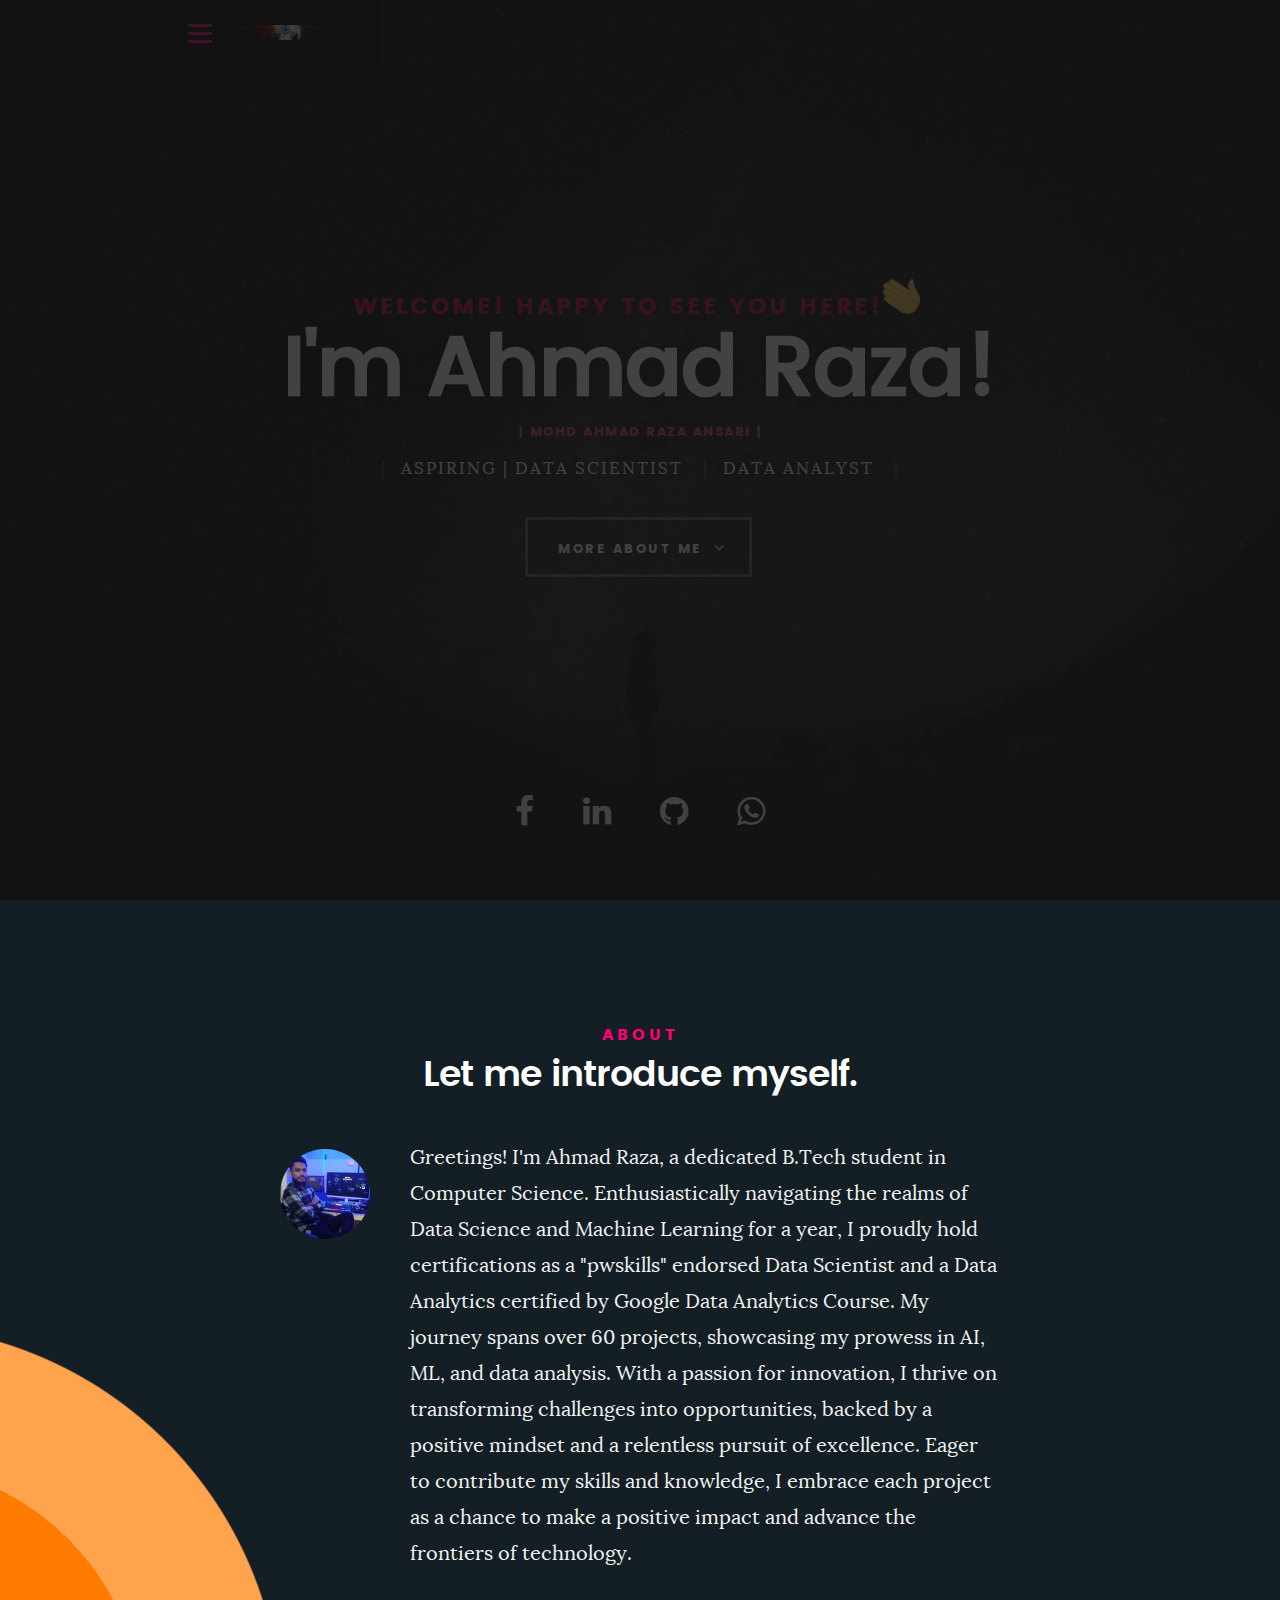
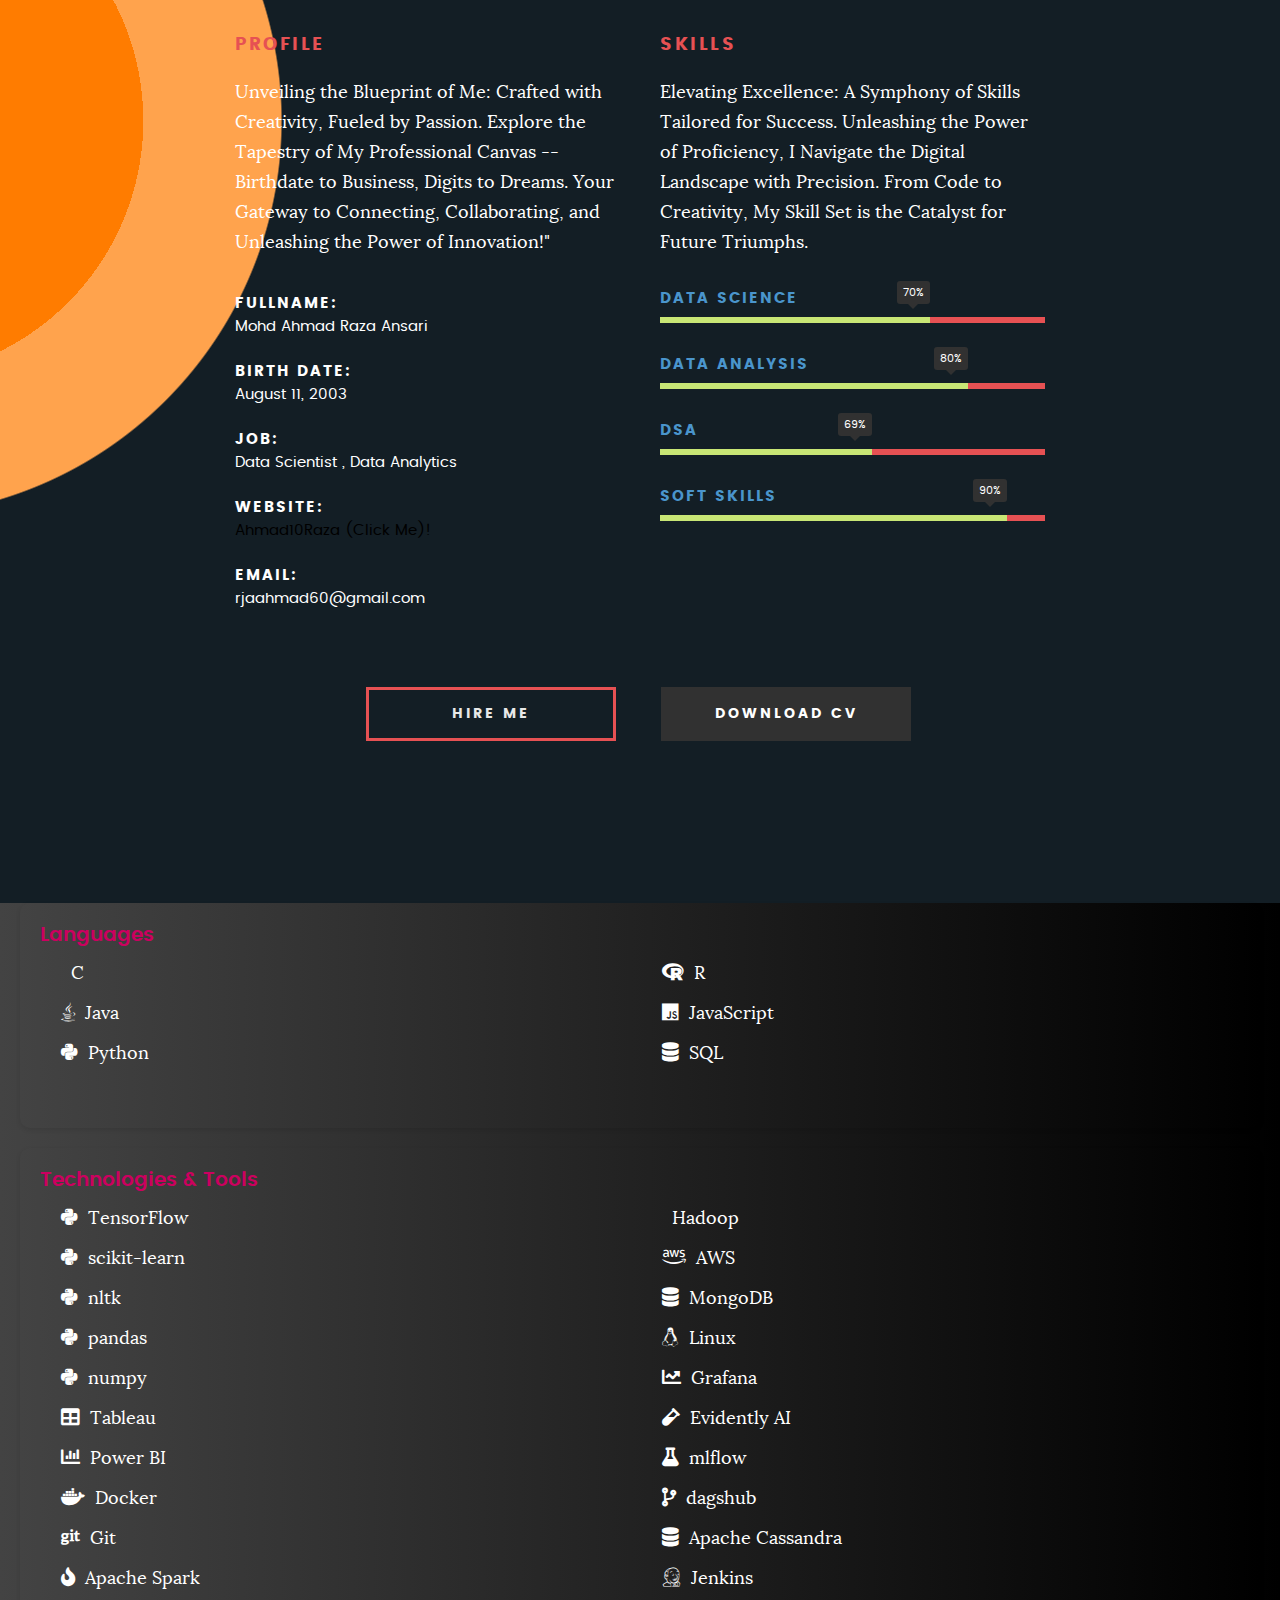
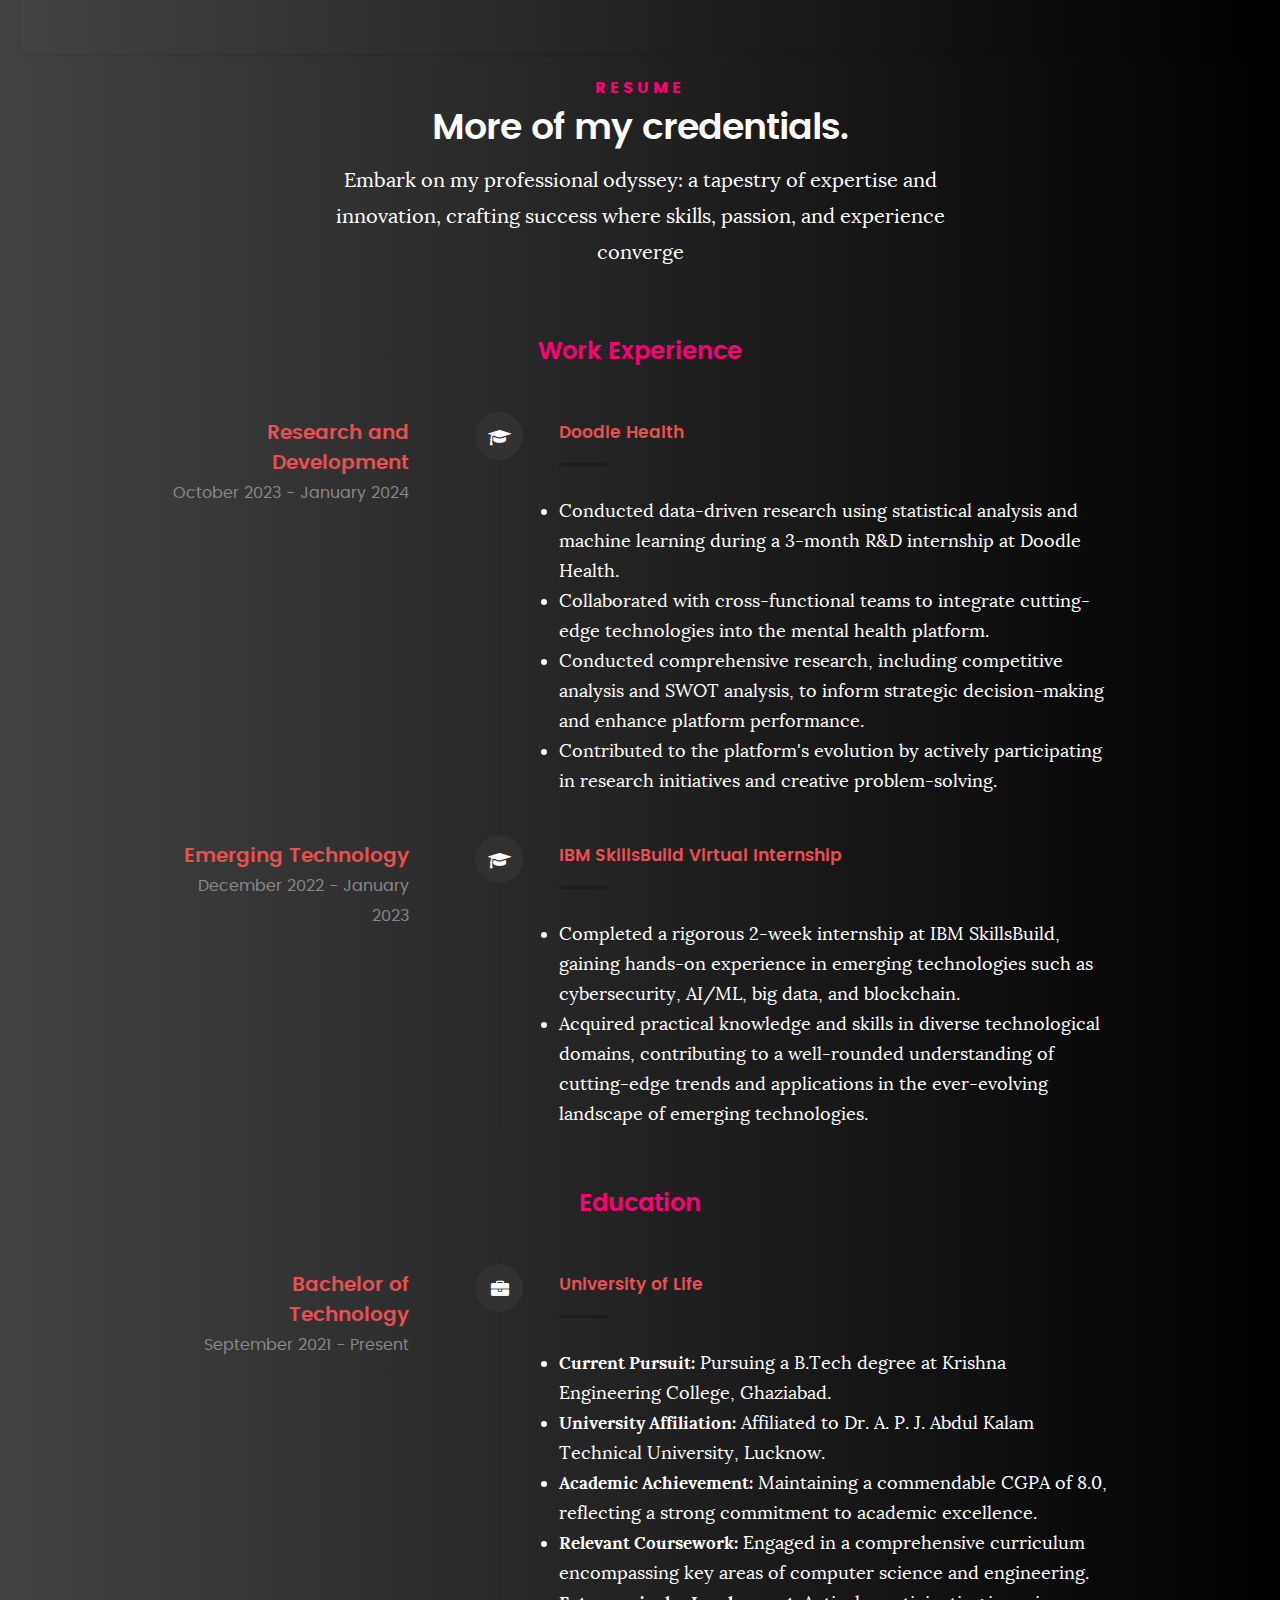
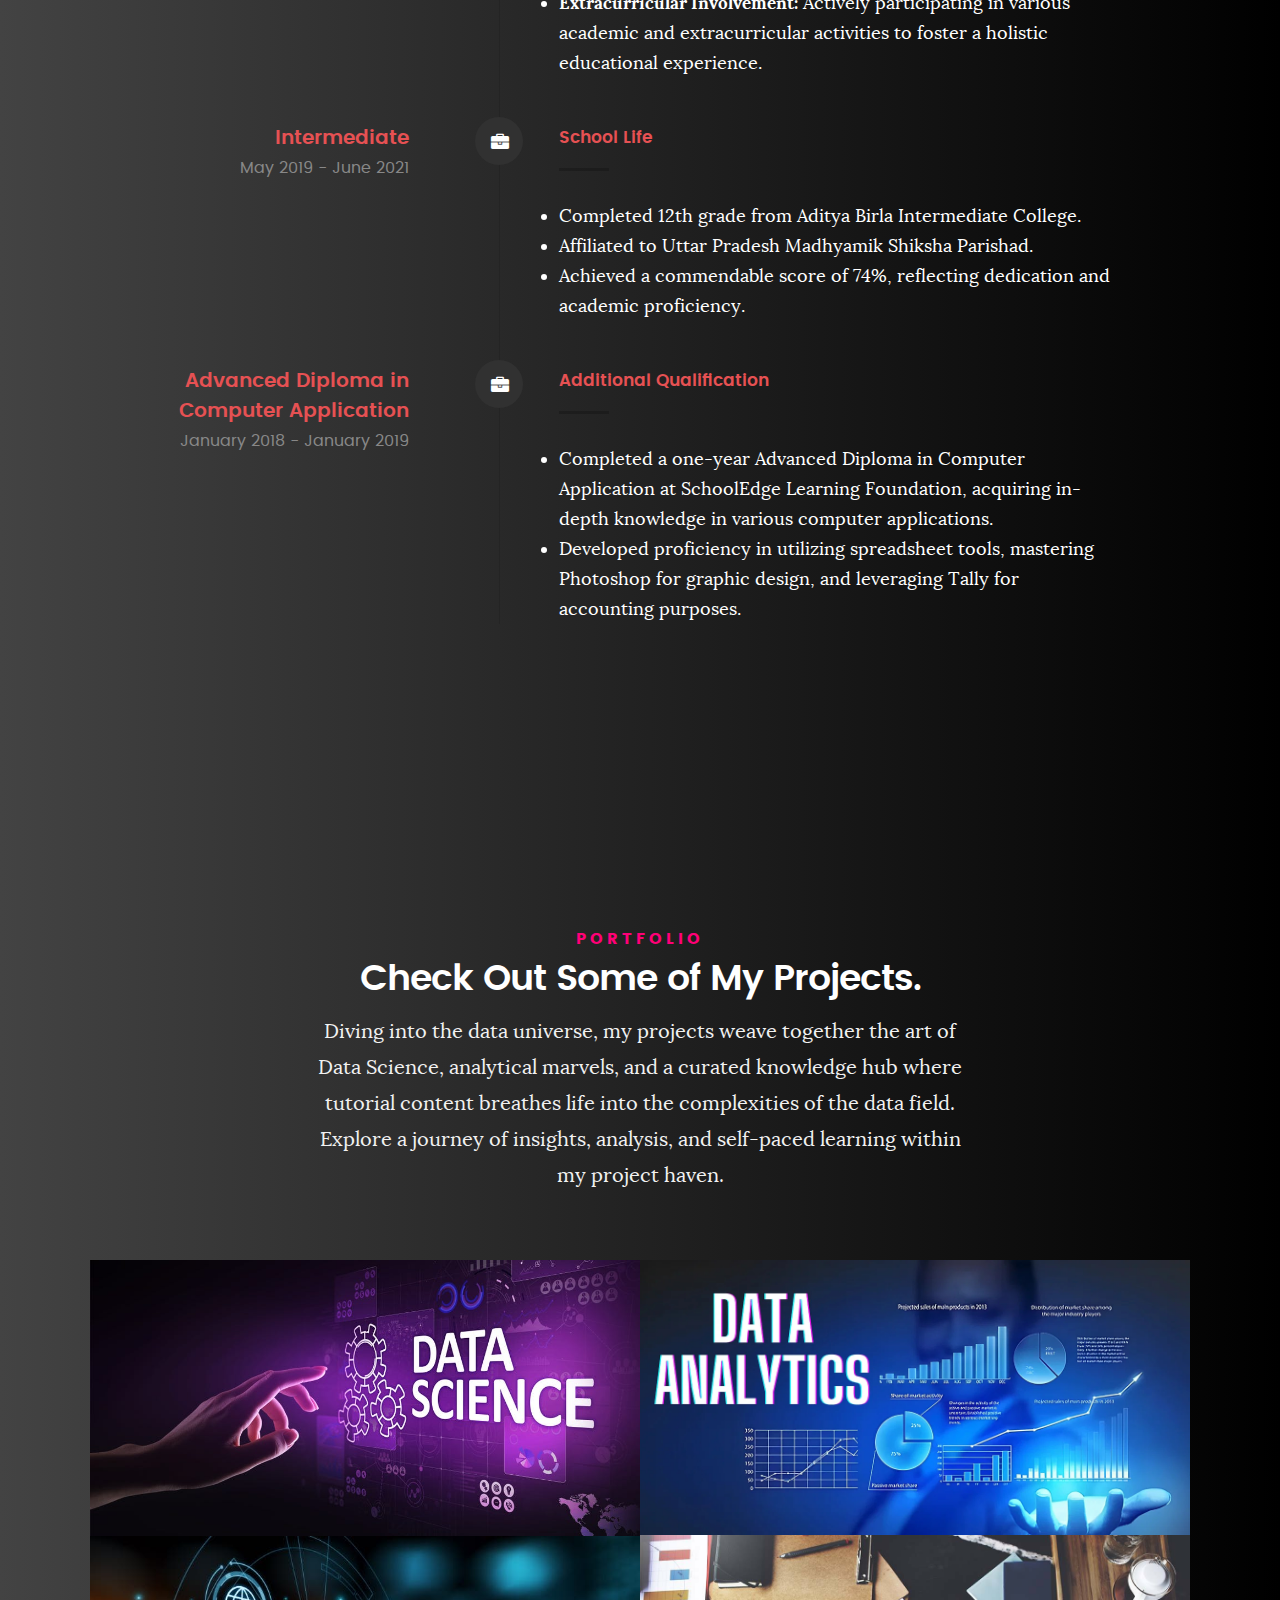
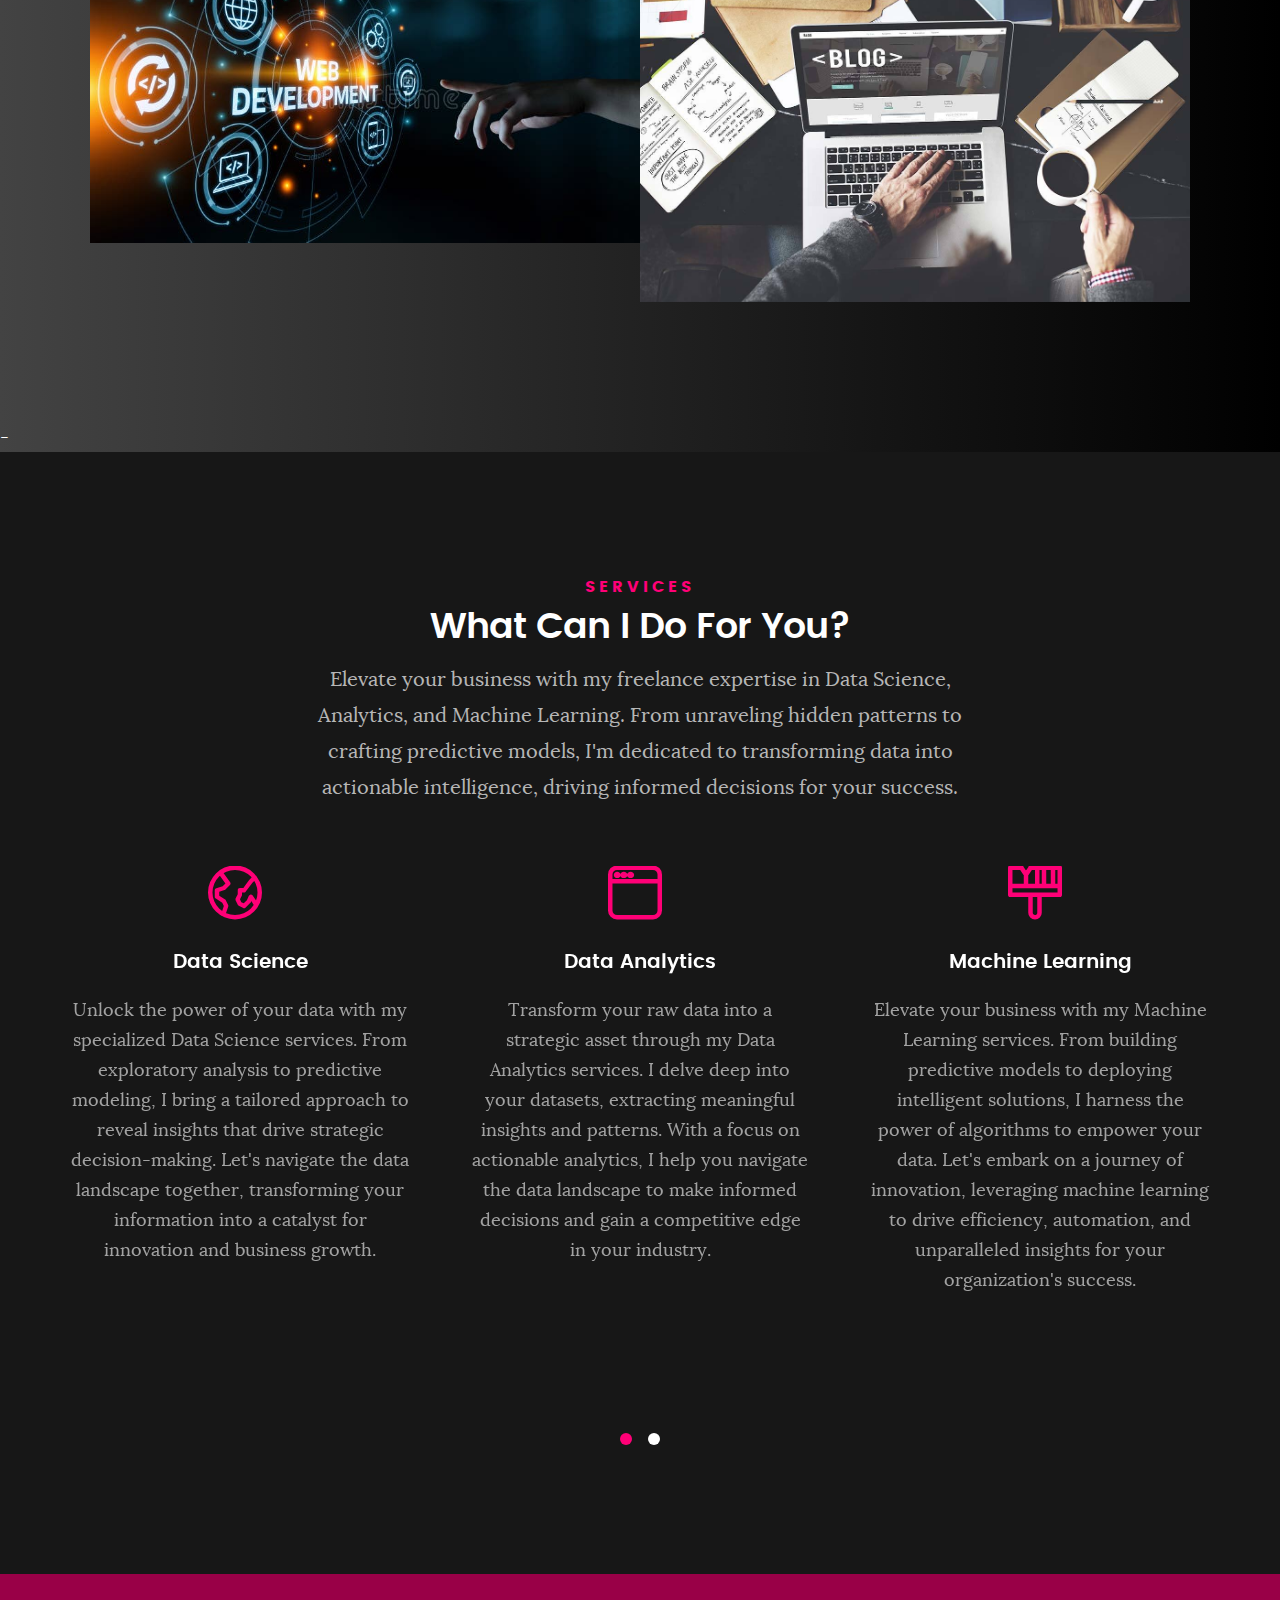
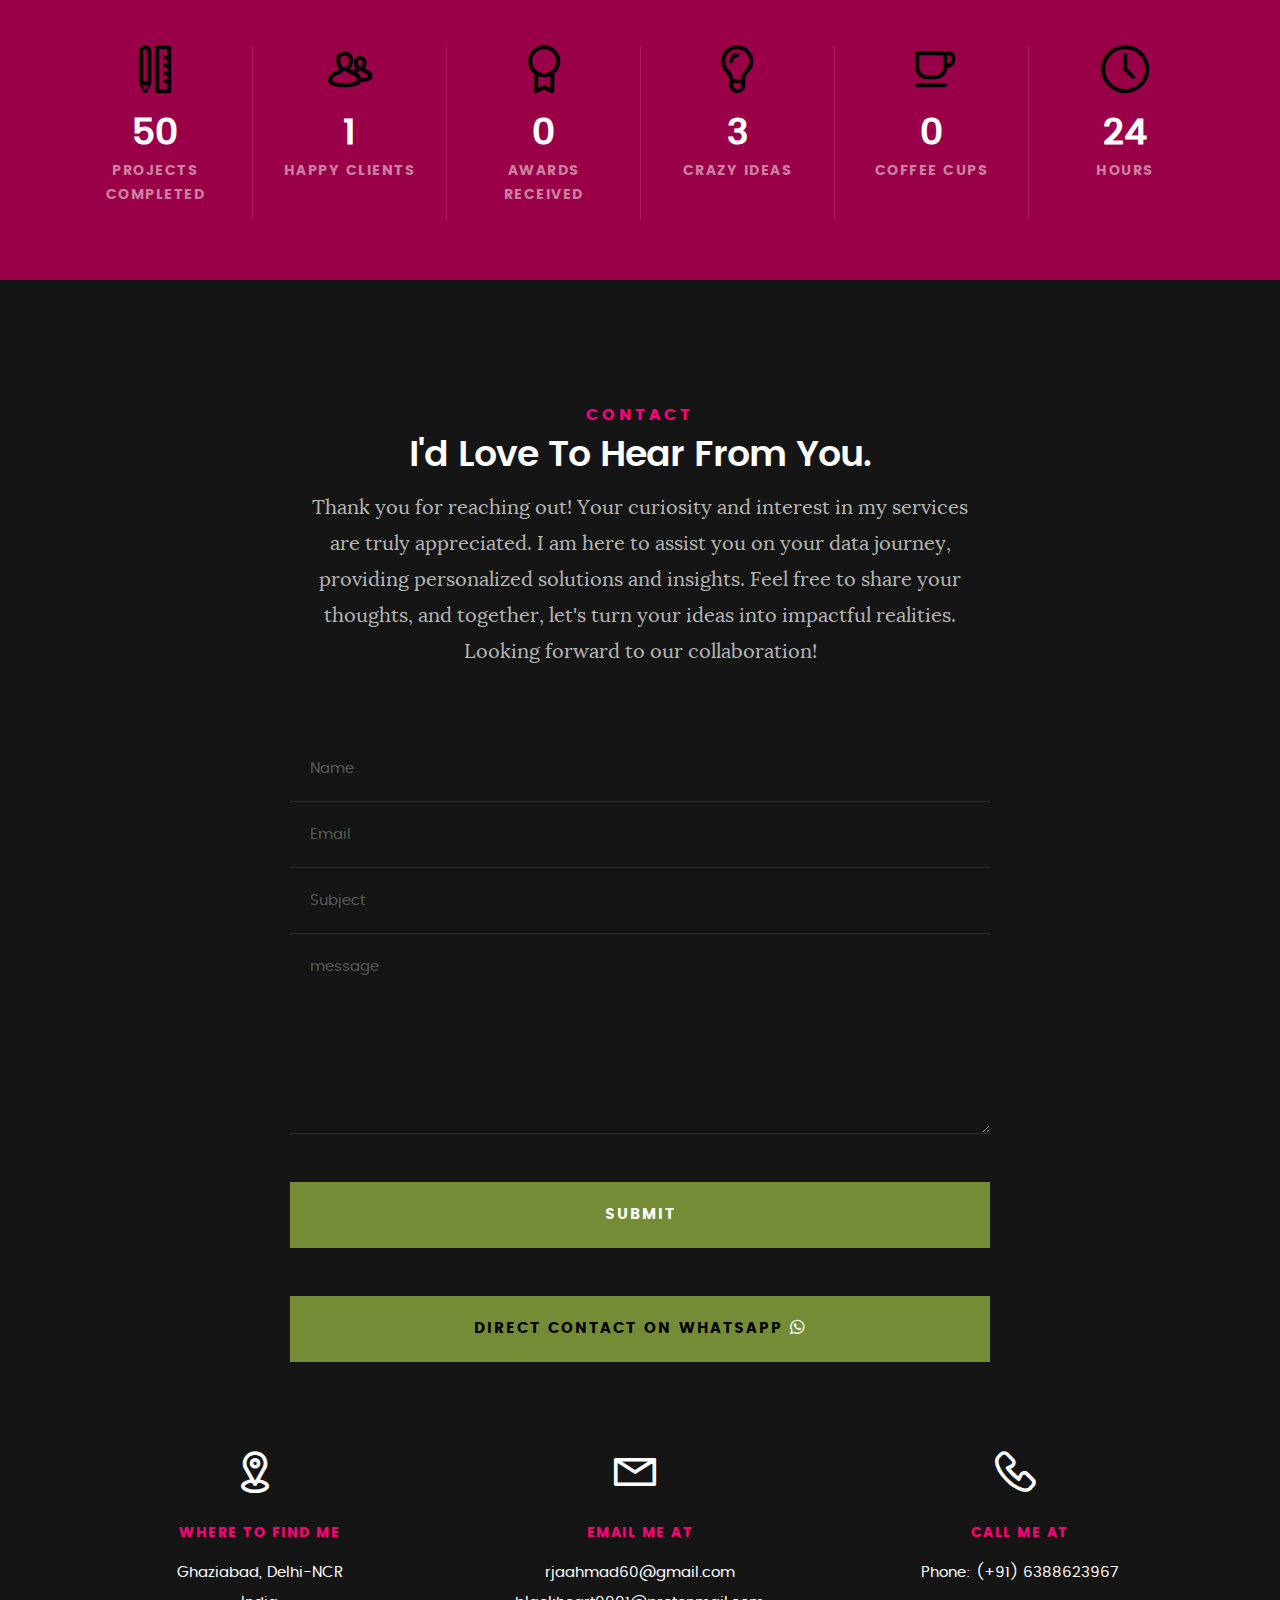
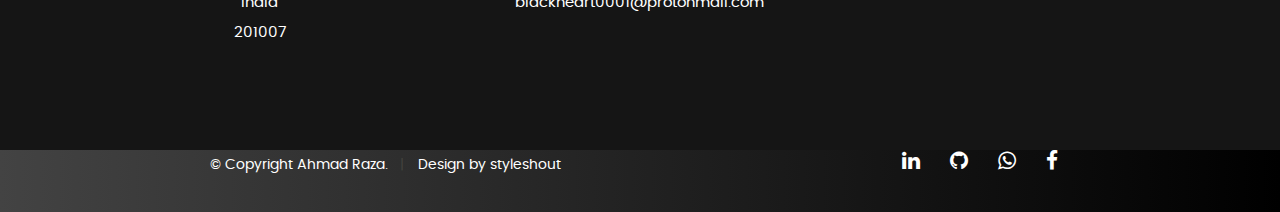
<file: index.html>
<!DOCTYPE html>
<!--[if IE 8 ]><html class="no-js oldie ie8" lang="en"> <![endif]-->
<!--[if IE 9 ]><html class="no-js oldie ie9" lang="en"> <![endif]-->
<!--[if (gte IE 9)|!(IE)]><!--><html class="no-js" lang="en"> <!--<![endif]-->
<head>

   <!--- basic page needs
   ================================================== -->
   <meta charset="utf-8">
	<title>Ahmad Raza Portfolio</title>
	<meta name="description" content="">  
	<meta name="author" content="">

   <!-- mobile specific metas
   ================================================== -->
	<meta name="viewport" content="width=device-width, initial-scale=1, maximum-scale=1">

 	<!-- CSS
   ================================================== -->
   <link rel="stylesheet" href="css/base.css">  
   <link rel="stylesheet" href="css/main.css">
   <link rel="stylesheet" href="css/vendor.css">
   <link rel="stylesheet" href="https://cdnjs.cloudflare.com/ajax/libs/font-awesome/5.15.3/css/all.min.css">     
   <link rel="stylesheet" href="https://cdnjs.cloudflare.com/ajax/libs/font-awesome/4.7.0/css/font-awesome.min.css">

   <!-- script
   ================================================== -->   
	<script src="js/modernizr.js"></script>
	<script src="js/pace.min.js"></script>

   <!-- favicons
	================================================== -->
	<link rel="icon" type="image/png" href="favicon.png">

</head>

<body id="top">

	<!-- header 
   ================================================== -->
   <header>   	
   	<div class="row">

   		<div class="top-bar">
   			<a class="menu-toggle" href="#"><span>Menu</span></a>

	   		<div class="logo">
		         <a href="index.html">Hope</a>
		      </div>		      

		   	<nav id="main-nav-wrap">
					<ul class="main-navigation">
						<li class="current"><a class="smoothscroll"  href="#intro" title="">Home</a></li>
						<li><a class="smoothscroll"  href="#about" title="">About</a></li>
						<li><a class="smoothscroll"  href="#resume" title="">Resume</a></li>
						<li><a class="smoothscroll"  href="#portfolio" title="">Portfolio</a></li>
						<li><a class="smoothscroll"  href="#services" title="">Services</a></li>					
						<li><a class="smoothscroll"  href="#contact" title="">Contact Me</a></li>	
						<!-- <li><a href="styles.html" title="">Style Demo</a></li>				 -->
					</ul>
				</nav>    		
   		</div> <!-- /top-bar --> 
   		
   	</div> <!-- /row --> 		
   </header> <!-- /header -->

	<!-- intro section
   ================================================== -->
   <section id="intro">   

   	<div class="intro-overlay"></div>	

   	<div class="intro-content">
   		<div class="row">

   			<div class="col-twelve">

	   			<h5> Welcome! Happy To See You Here!<img src="images/Waveresize.gif"> </h5>
	   			<h1>I'm Ahmad Raza!</h1>
				<h6>| Mohd Ahmad Raza Ansari | </h6>

	   			<p class="intro-position">
	   				<span>Aspiring | Data Scientist  </span>
	   				<span> Data Analyst </span>
					<!-- <span> Data Engineer </span> -->
					
	   			</p>

	   			<a class="button stroke smoothscroll" href="#about" title="">More About Me</a>

	   		</div>  
   			
   		</div>   		 		
   	</div> <!-- /intro-content --> 

   	<ul class="intro-social">        
         <li><a href="https://www.facebook.com/profile.php?id=100038871399611"><i class="fa fa-facebook"></i></a></li>
         <li><a href="https://www.linkedin.com/in/Ahmad10Raza"><i class="fa fa-linkedin"></i></a></li>
         <li><a href="https://github.com/Ahmad10Raza"><i class="fa fa-github"></i></a></li>
         <!-- <li><a href="#"><i class="fa fa-twitter"></i></a></li> -->
         <li><a href="https://wa.me/+916388623967"><i class="fa fa-whatsapp" ></i></a></li>
      </ul> <!-- /intro-social -->      	

   </section> <!-- /intro -->


   <!-- about section
   ================================================== -->
   <section id="about">  

   	<div class="row section-intro">
   		<div class="col-twelve">

   			<h5>About</h5>
   			<h1>Let me introduce myself.</h1>

   			<div class="intro-info">

   				<img src="images/profile-pic.jpg" alt="Profile Picture">

   				<p class="lead">Greetings! I'm Ahmad Raza, a dedicated B.Tech student in Computer Science. 
					Enthusiastically navigating the realms of Data Science and Machine Learning for a year, 
					I proudly hold certifications as a "pwskills" endorsed Data Scientist and a Data Analytics certified by  Google Data Analytics Course. 
					My journey spans over 60 projects, showcasing my prowess in AI, ML, and data analysis. With a passion for innovation, 
					I thrive on transforming challenges into opportunities, backed by a positive mindset and a relentless pursuit of 
					excellence. Eager to contribute my skills and knowledge, I embrace each project as a chance to make a positive impact 
					and advance the frontiers of technology.</p>
   			</div>   			

   		</div>   		
   	</div> <!-- /section-intro -->

   	<div class="row about-content">

   		<div class="col-six tab-full">

   			<h3>Profile</h3>
   			<p>Unveiling the Blueprint of Me: Crafted with Creativity, Fueled by Passion. Explore the Tapestry of My Professional 
				Canvas -- Birthdate to Business, Digits to Dreams. 
				Your Gateway to Connecting, Collaborating, and Unleashing the Power of Innovation!"</p>

   			<ul class="info-list">
   				<li>
   					<strong>Fullname:</strong>
   					<span>Mohd Ahmad Raza Ansari</span>
   				</li>
   				<li>
   					<strong>Birth Date:</strong>
   					<span>August 11, 2003</span>
   				</li>
   				<li>
   					<strong>Job:</strong>
   					<span>Data Scientist , Data Analytics</span>
   				</li>
   				<li>
   					<strong>Website:</strong>
   					<span><a href="https://ahmad10raza.github.io/Ahmad-Raza.github.io/">Ahmad10Raza (Click Me)!</a></span>
   				</li>
   				<li>
   					<strong>Email:</strong>
   					<span>rjaahmad60@gmail.com</span>
   				</li>

   			</ul> <!-- /info-list -->

   		</div>

   		<div class="col-six tab-full">

   			<h3>Skills</h3>
   			<p>Elevating Excellence: A Symphony of Skills Tailored for Success. Unleashing the Power of Proficiency, 
				I Navigate the Digital Landscape with Precision. From Code to Creativity, My Skill Set is the Catalyst for Future Triumphs.</p>

				<ul class="skill-bars">
				   <li>
				   	<div class="progress percent70"><span>70%</span></div>
				   	<strong>Data Science </strong>
				   </li>
				   <li>
				   	<div class="progress percent80"><span>80%</span></div>
				   	<strong>Data Analysis</strong>
				   </li>
				   <li>
				   	<div class="progress percent55"><span>69%</span></div>
				   	<strong>DSA</strong>
				   </li>
				   <li>
				   	<div class="progress percent90"><span>90%</span></div>
				   	<strong>Soft Skills</strong>
				   </li>
				   <!-- <li>

				   	<div class="progress percent75"><span>75%</span></div>
				   	<strong>Hard Skills</strong>
				   </li> -->
      
				</ul> <!-- /skill-bars -->		

   		</div>

   	</div>

   	<div class="row button-section">
   		<div class="col-twelve">
   			<a href="#contact" title="Hire Me" class="button stroke smoothscroll hire">Hire Me</a>
   			<a href="https://drive.google.com/file/d/1yWVcBEouFtClwMnhvY-HpuP3RCYyXVVI/view?usp=sharing" title="Download Resume" class="button button-primary">Download CV</a>
   		</div>   		
   	</div>

   </section> <!-- /process-->    

   
   <!-- Skills Section Language and Technlogies Tools -->
   <div class="col-twelve">

   <div class="container">
    <div class="section">
		
      <h2 class="title">Languages</h2>
      <ul class="list">
        <li class="list-item"><i class="icon fab fa-c"></i>C</li>
        <li class="list-item"><i class="icon fab fa-java"></i>Java</li>
        <li class="list-item"><i class="icon fab fa-python"></i>Python</li>
        <li class="list-item"><i class="icon fab fa-r-project"></i>R</li>
        <li class="list-item"><i class="icon fab fa-js"></i>JavaScript</li>
        <li class="list-item"><i class="icon fas fa-database"></i>SQL</li>
      </ul>
    </div>
    <div class="section">
      <h2 class="title">Technologies & Tools</h2>
      <ul class="list">
        <li class="list-item"><i class="icon fab fa-python"></i>TensorFlow</li>
        <li class="list-item"><i class="icon fab fa-python"></i>scikit-learn</li>
        <li class="list-item"><i class="icon fab fa-python"></i>nltk</li>
        <li class="list-item"><i class="icon fab fa-python"></i>pandas</li>
        <li class="list-item"><i class="icon fab fa-python"></i>numpy</li>
        <li class="list-item"><i class="icon fas fa-table"></i>Tableau</li>
        <li class="list-item"><i class="icon fas fa-chart-bar"></i>Power BI</li>
        <li class="list-item"><i class="icon fab fa-docker"></i>Docker</li>
        <li class="list-item"><i class="icon fab fa-git"></i>Git</li>
        <li class="list-item"><i class="icon fas fa-fire"></i>Apache Spark</li>
        <li class="list-item"><i class="icon fab fa-hadoop"></i>Hadoop</li>
        <li class="list-item"><i class="icon fab fa-aws"></i>AWS</li>
        <li class="list-item"><i class="icon fas fa-database"></i>MongoDB</li>
        <li class="list-item"><i class="icon fab fa-linux"></i>Linux</li>
        <li class="list-item"><i class="icon fas fa-chart-line"></i>Grafana</li>
        <li class="list-item"><i class="icon fas fa-vial"></i>Evidently AI</li>
        <li class="list-item"><i class="icon fas fa-flask"></i>mlflow</li>
        <li class="list-item"><i class="icon fas fa-code-branch"></i>dagshub</li>
        <li class="list-item"><i class="icon fas fa-database"></i>Apache Cassandra</li>
        <li class="list-item"><i class="icon fab fa-jenkins"></i>Jenkins</li>
      </ul>
    </div>
  </div>
</div>




   <!-- resume Section
   ================================================== -->
	<section id="resume" class="grey-section">

		<div class="row section-intro">
   		<div class="col-twelve">

   			<h5>Resume</h5>
   			<h1>More of my credentials.</h1>

   			<p class="lead">Embark on my professional odyssey: a tapestry of expertise and innovation, 
				crafting success where skills, passion, and experience converge</p>

   		</div>   		
   	</div> <!-- /section-intro--> 

   	<div class="row resume-timeline">

   		<div class="col-twelve resume-header">

   			<h2>Work Experience</h2>

   		</div> <!-- /resume-header -->

   		<div class="col-twelve">

   			<div class="timeline-wrap">

   				<div class="timeline-block">

	   				<div class="timeline-ico">
	   					<i class="fa fa-graduation-cap"></i>
	   				</div>

	   				<div class="timeline-header">
	   					<h3>Research and Development</h3>
	   					<p>October 2023 - January 2024</p>
	   				</div>

	   				<div class="timeline-content">
	   					<h4>Doodle Health</h4>
	   					<p>
							<li>Conducted data-driven research using statistical analysis and machine learning during a 
								3-month R&D internship at Doodle Health.</li>
							<li>Collaborated with cross-functional teams to integrate cutting-edge technologies into 
								the mental health platform.</li>
							<li>Conducted comprehensive research, including competitive analysis and SWOT analysis, 
								to inform strategic decision-making and enhance platform performance.</li>
							<li>Contributed to the platform's evolution by actively participating in research initiatives 
								and creative problem-solving.</li>
							
							
							</p>
	   				</div>

	   			</div> <!-- /timeline-block -->

	   			<div class="timeline-block">

	   				<div class="timeline-ico">
	   					<i class="fa fa-graduation-cap"></i>
	   				</div>

	   				<div class="timeline-header">
	   					<h3>Emerging Technology</h3>
	   					<p>December 2022 - January 2023</p>
	   				</div>

	   				<div class="timeline-content">
	   					<h4>IBM SkillsBuild Virtual Internship</h4>
	   					<p>
							<li>Completed a rigorous 2-week internship at 
								IBM SkillsBuild, gaining hands-on experience in emerging technologies such as cybersecurity, AI/ML, 
								big data, and blockchain.</li>

							<li>Acquired practical knowledge and skills in diverse technological domains, contributing to a well-rounded understanding of 
								cutting-edge trends and applications in the ever-evolving landscape of emerging technologies.</li>	
						</p>
	   				</div>

	   			</div> <!-- /timeline-block -->

	   			<!-- <div class="timeline-block">

	   				<div class="timeline-ico">
	   					<i class="fa fa-graduation-cap"></i>
	   				</div>

	   				<div class="timeline-header">
	   					<h3>Web Designer</h3>
	   					<p>May 2013 - June 2014</p>
	   				</div>

	   				<div class="timeline-content">
	   					<h4>Great Designs Studio</h4>
	   					<p>Lorem ipsum Occaecat do esse ex et dolor culpa nisi ex in magna consectetur nisi cupidatat laboris esse eiusmod deserunt aute do quis velit esse sed Ut proident cupidatat nulla esse cillum laborum occaecat nostrud sit dolor incididunt amet est occaecat nisi incididunt.</p>
	   				</div>

	   			</div> < !-- /timeline-block -->

   			</div> <!-- /timeline-wrap -->   			

   		</div> <!-- /col-twelve -->
   		
   	</div> <!-- /resume-timeline -->
   	
   	<div class="row resume-timeline">

   		<div class="col-twelve resume-header">

   			<h2>Education</h2>

   		</div> <!-- /resume-header -->

   		<div class="col-twelve">

   			<div class="timeline-wrap">

   				<div class="timeline-block">

	   				<div class="timeline-ico">
	   					<i class="fa fa-briefcase"></i>
	   				</div>

	   				<div class="timeline-header">
	   					<h3>Bachelor of Technology </h3>
	   					<p>September 2021 - Present</p>
	   				</div>

	   				<div class="timeline-content">
	   					<h4>University of Life</h4>
	   					<p>
							<li><strong> Current Pursuit:</strong> Pursuing a B.Tech degree at Krishna Engineering College, Ghaziabad.</li>
							<li><strong>University Affiliation:</strong> Affiliated to Dr. A. P. J. Abdul Kalam Technical University, Lucknow.</li>
							<li><strong>Academic Achievement:</strong> Maintaining a commendable CGPA of 8.0, reflecting a strong commitment to academic excellence.</li>
							<li><strong>Relevant Coursework:</strong> Engaged in a comprehensive curriculum encompassing key areas of computer science and engineering.</li>
							<li><strong>Extracurricular Involvement:</strong> Actively participating in various academic and extracurricular activities to foster a holistic educational experience.</li>
						</p>
	   				</div>

					   <div class="timeline-block">

						<div class="timeline-ico">
							<i class="fa fa-briefcase"></i>
						</div>
 
						<div class="timeline-header">
							<h3>Intermediate</h3>
							<p>May 2019 - June 2021</p>
						</div>
 
						<div class="timeline-content">
							<h4>School Life</h4>
							<p>
								<li>Completed 12th grade from Aditya Birla Intermediate College.</li>
								<li>Affiliated to Uttar Pradesh Madhyamik Shiksha Parishad.</li>
								<li>Achieved a commendable score of 74%, reflecting dedication and academic proficiency.</li>
							</p>
						</div>
 
					</div> <!-- /timeline-block -->


	   			</div> <!-- /timeline-block -->

	   			<div class="timeline-block">

	   				<div class="timeline-ico">
	   					<i class="fa fa-briefcase"></i>
	   				</div>

	   				<div class="timeline-header">
	   					<h3>Advanced Diploma in Computer Application</h3>
	   					<p>January 2018 - January 2019</p>
	   				</div>

	   				<div class="timeline-content">
	   					<h4>Additional Qualification</h4>
	   					<p>
							<li>Completed a one-year Advanced Diploma in Computer Application at SchoolEdge Learning Foundation, acquiring 
								in-depth knowledge in various computer applications.</li>
							<li>Developed proficiency in utilizing spreadsheet tools, mastering Photoshop for graphic design, and leveraging Tally for accounting purposes.</li>
						
						</p>
	   				</div>

	   			</div> <!-- /timeline-block -->

	   			

   			</div> <!-- /timeline-wrap -->   			

   		</div> <!-- /col-twelve -->
   		
   	</div> <!-- /resume-timeline -->
		
	</section> <!-- /features -->


	<!-- Portfolio Section
   ================================================== -->
	<section id="portfolio">

		<div class="row section-intro">
   		<div class="col-twelve">

   			<h5>Portfolio</h5>
   			<h1>Check Out Some of My Projects.</h1>

   			<p class="lead">Diving into the data universe, my projects weave together the art of Data Science, 
				analytical marvels, and a curated knowledge hub where tutorial content breathes 
				life into the complexities of the data field. Explore a journey of insights, analysis, and self-paced learning within my project haven.</p>

   		</div>   		
   	</div> <!-- /section-intro--> 

   	<div class="row portfolio-content" ">

   		<div class="col-twelve" >

   			<!-- portfolio-wrapper -->
	         <div id="folio-wrapper" class="block-1-2 block-mob-full stack" >

	         	<div class="bgrid folio-item" >
	               <div class="item-wrap">
	               	<img src="images/portfolio/Data_Science.jpg" alt="Liberty" >
	                  <a href="#modal-01" class="overlay">	                  	           
	                     <div class="folio-item-table">
	                     	<div class="folio-item-cell">
		     					       <h3 class="folio-title">QuantumQuotient: A Data Odyssey</h3>	     					    
		     					    	 <span class="folio-types">
		     					       	  Data Science 
		     					       </span>
		     					   </div>	                      	
	                     </div>                    
	                  </a>
	               </div>	               
	        		</div> <!-- /folio-item -->

	        		<div class="bgrid folio-item">
	               <div class="item-wrap">
	               	<img src="images/portfolio/Data_Analytics.jpg" alt="Shutterbug">
	               	<a href="#modal-02" class="overlay">              		                  
	                     <div class="folio-item-table">
	                     	<div class="folio-item-cell">
	                     		<h3 class="folio-title">AnalytiSculpt: Carving Stories from Numbers</h3>	     					    
		     					    	<span class="folio-types">
		     					       	  Data Analysis
		     					      </span>		     		
		     					   </div> 	                      	
	                     </div>                    
	                  </a>
	               </div>
	        		</div> <!-- /folio-item -->

	            <!-- <div class="bgrid folio-item">
	               <div class="item-wrap">
	               	<img src="images/portfolio/Data.jpg"alt="Clouds">
	                  <a href="#modal-03" class="overlay">             		                  
	                     <div class="folio-item-table">
	                     	<div class="folio-item-cell">
	                     		<h3 class="folio-title">DataSphere Insights: Crafting Knowledge Canvases</h3>	     					    
		     					    	<span class="folio-types">
		     					       	  Content Creator
		     					      </span>		     		
		     					   </div> 	                      	
	                     </div>                    
	                  </a>
	               </div>
	        	</div> /folio-item -->

	            <div class="bgrid folio-item">
	               <div class="item-wrap">
	               	<img src="images/portfolio/Blog.jpg" alt="Beetle">
	                  <a href="#modal-04" class="overlay">                  	                 
	                     <div class="folio-item-table">
	                     	<div class="folio-item-cell">
	                     		<h3 class="folio-title">DataChronicles: Navigating the Dataverse</h3>	     					    
		     					    	<span class="folio-types">
		     					       	  Blogging
		     					      </span>		     		
		     					   </div>  	                      	
	                     </div>                    
	                  </a>
	               </div>
	        		</div> <!-- /folio-item -->     

	        		<div class="bgrid folio-item">
	               <div class="item-wrap">
	               	<img src="images/portfolio/Web.jpg" alt="Lighthouse">
	                  <a href="#modal-05" class="overlay">             		                  
	                     <div class="folio-item-table">
	                     	<div class="folio-item-cell">
	                     		<h3 class="folio-title">CodeCanvas: Weaving Web Wonders</h3>	     					    
		     					    	<span class="folio-types">
		     					       	  Web Development
		     					      </span>		     		
		     					   </div> 	                      	
	                     </div>                    
	                  </a>
	               </div>
	        		</div> <!-- /folio-item -->

	            <!-- <div class="bgrid folio-item">
	               	<div class="item-wrap">
	               	<img src="images/portfolio/AI.jpg" alt="Salad">
	                  <a href="#modal-06" class="overlay">
	                     <div class="folio-item-table">
	                     	<div class="folio-item-cell">
	                     		<h3 class="folio-title">CogniCraft: Orchestrating AI Symphony</h3>	     					    
		     					    	<span class="folio-types">
											Artificial Intelligence
		     					      </span>		     		
		     					   </div>	                      	
	                     </div>                    
	                  </a>
	            </div> -->
	        </div> <!-- /folio-item -->   

	            <!-- modal popups - begin
	            ============================================================= -->
	            <div id="modal-01" class="popup-modal slider mfp-hide">	

				     	<div class="media">
				     		<img src="images/portfolio/modals/m-Data_Science.jpg" alt="" />
				     	</div>      	

					   <div class="description-box">
					      <h4>QuantumQuotient: A Data Odyssey</h4>		      
					      <p>Embarking on a data-driven odyssey, my Data Science project delves into the intricate realms 
							of predictive modeling, employing algorithms to distill meaningful insights from complex datasets. 
							Through meticulous analysis and machine learning, it illuminates pathways for informed decision-making and 
							unveils the latent patterns within the data tapestry</p>

					      <div class="categories">Data Science</div>			               
					   </div>

			         <div class="link-box">
			            <a href="data_science_project.html">Details</a>
					      <a href="#" class="popup-modal-dismiss">Close</a>
			         </div>		      

				   </div> <!-- /modal-01 -->

				   <div id="modal-02" class="popup-modal slider mfp-hide">	

				     	<div class="media">
				     		<img src="images/portfolio/modals/m-Data_Analytics.jpg" alt="" />
				     	</div>      	

					   <div class="description-box">
					      <h4>AnalytiSculpt: Carving Stories from Numbers</h4>		      
					      <p>Within the realm of Data Analytics, my projects unfold a narrative of deciphering trends 
							and extracting actionable insights from diverse datasets. Employing statistical methods and visualization tools, 
							each project seeks to unravel the stories concealed within the data,
							 paving the way for informed decision-making and strategic advancements.</p>

					      <div class="categories">Data Analytics</div>			               
					   </div>

			         <div class="link-box">
			            <a href="data_analytics_project.html">Details</a>
					      <a href="#" class="popup-modal-dismiss">Close</a>
			         </div>		      

				   </div> <!-- /modal-02 -->

				   <!-- <div id="modal-03" class="popup-modal slider mfp-hide">	

				     	<div class="media">
				     		<img src="images/portfolio/modals/m-Data.jpg" alt="" />
				     	</div>      	

					   <div class="description-box">
					      <h4>DataSphere Insights: Crafting Knowledge Canvases</h4>		      
					      <p>In the world of content creation within the data realm, 
							I curate a rich tapestry of tutorials, insights, and explorations. 
							Crafting a knowledge hub, my content illuminates the intricacies of 
							data science, analytics, and emerging technologies, providing a valuable 
							resource for both novices and seasoned professionals navigating 
							the vast and dynamic landscape of the data field.</p>

					      <div class="categories">Content</div>			               
					   </div>

			         <div class="link-box">
			            <a href="https://github.com/Ahmad10Raza?tab=repositories">Details</a>
					      <a href="#" class="popup-modal-dismiss">Close</a>
			         </div>		       -->

				   </div> <!-- /modal-03 -->

				   <div id="modal-04" class="popup-modal slider mfp-hide">	

				     	<div class="media">
				     		<img src="images/portfolio/modals/m-Blog.jpg" alt="" />
				     	</div>      	

					   <div class="description-box">
					      <h4>DataChronicles: Navigating the Dataverse</h4>		     
						  <p>In the digital expanse, my blog becomes a beacon for data enthusiasts, offering insightful narratives, tutorials, 
							and thought leadership within the data field. From decoding complex algorithms to exploring the latest trends,
							 each blog post serves as a compass, guiding readers through the ever-evolving landscape of data science and analytics.</p> 
					      

					      <div class="categories">Blog</div>			               
					   </div>

			         <div class="link-box">
			            <a href="https://ahmad10raza.hashnode.dev/">Details</a>
					      <a href="#" class="popup-modal-dismiss">Close</a>
			         </div>		      

				   </div> <!-- /modal-04 -->

				   <div id="modal-05" class="popup-modal slider mfp-hide">	

				     	<div class="media">
				     		<img src="images/portfolio/modals/m-Web.jpg" alt="" />
				     	</div>      	

					   <div class="description-box">
					      <h4>CodeCanvas: Weaving Web Wonders</h4>		      
					      <p>In the realm of web development, my projects unfold as digital symphonies, harmonizing intricate code to 
							craft seamless and visually compelling online experiences. From responsive design to dynamic functionality, 
							each project reflects a commitment to pushing the boundaries of web technology and creating immersive digital 
							landscapes that captivate and engage users.</p>

					      <div class="categories">Web Development</div>			               
					   </div>

			         <div class="link-box">
			            <a href="https://github.com/Ahmad10Raza?tab=repositories">Details</a>
					      <a href="#" class="popup-modal-dismiss">Close</a>
			         </div>		      

				   </div> <!-- /modal-05 -->

				   <!-- <div id="modal-06" class="popup-modal slider mfp-hide">	

				     	<div class="media">
				     		<img src="images/portfolio/modals/m-AI.jpg" alt="" />
				     	</div>      	

					   <div class="description-box">
					      <h4>CogniCraft: Orchestrating AI Symphony</h4>		      
					      <p>Venturing into the frontier of artificial intelligence, my project orchestrates innovation through 
							advanced algorithms, machine learning, and neural networks. It is a testament to harnessing the power of 
							AI to solve complex problems, driving transformative solutions that push the boundaries of what's possible 
							in the realm of intelligent systems.</p>

					      <div class="categories">Artificial Intelligence</div>			               
					   </div>

			         <div class="link-box">
			            <a href="https://github.com/Ahmad10Raza?tab=repositories">Details</a>
					      <a href="#" class="popup-modal-dismiss">Close</a>
			         </div>		      

				   </div> /modal-06 -->


				   <!-- modal popups - end
	            ============================================================= -->

	         </div> <!-- /portfolio-wrapper --> 

   		</div>  <!-- /twelve -->   

   	</div> <!-- /portfolio-content --> 
		
	</section> <!-- /portfolio --> 

<!-- 
   ================================================== -->
	<!-- CTA Section
   ================================================== -->
	<!-- <section id="cta" class="grey-section srv" >

   	<div class="row cta-content">

   		<div class="col-twelve section-ads">  

	     		<h2 class="h01"><a href="https://www.freelancer.com/u/Ahmad786raza">Freelance Service</a></h2>

		      <p class="lead">
				Embark on a data-driven voyage with my freelance services in Data Science and Analytics.
				 I sculpt insights from raw data, painting a vivid narrative for informed decision-making. 
				 Let my expertise transform your data into actionable intelligence, unlocking a realm of possibilities 
				 for your business's growth and innovation.
				</p>

				<div class="action">
			      <a class="button button-primary large" href="https://wa.me/+916388623967">Contact Me</a>
		      </div>		     	

   		</div>

   	</div> 
   </section>  -->
   <!-- /cta --> 
-
	
	<!-- services Section
   ================================================== -->
	<section id="services">

		<div class="overlay"></div>

		<div class="row section-intro">
   		<div class="col-twelve">

   			<h5>Services</h5>
   			<h1>What Can I Do For You?</h1>

   			<p class="lead">Elevate your business with my freelance expertise in Data Science, Analytics, 
				and Machine Learning. From unraveling hidden patterns to crafting predictive models, I'm dedicated to
				 transforming data into actionable intelligence, driving informed decisions for your success.</p>

   		</div>   		
   	</div> <!-- /section-intro -->

   	<div class="row services-content">

   		<div id="owl-slider" class="owl-carousel services-list">

	      	<div class="service">	

	      		<span class="icon"><i class="icon-earth"></i></span>            

	            <div class="service-content">	

	            	 <h3>Data Science</h3>

		            <p class="desc">Unlock the power of your data with my specialized Data Science services. 
						From exploratory analysis to predictive modeling, I bring a tailored approach to reveal 
						insights that drive strategic decision-making. Let's navigate the data landscape together, 
						transforming your information into a catalyst for innovation and business growth.
	         		</p>
	         		
	         	</div> 	         	 

				</div> <!-- /service -->

				<div class="service">	

					<span class="icon"><i class="icon-window"></i></span>                          

	            <div class="service-content">	

	            	<h3>Data Analytics</h3>  

		            <p class="desc">Transform your raw data into a strategic asset through my Data Analytics services.
						 I delve deep into your datasets, extracting meaningful insights and patterns. With a focus on 
						 actionable analytics, I help you navigate the data landscape to make informed decisions and gain a 
						 competitive edge in your industry.
	         		</p>

	            </div>	                          

			   </div> <!-- /service -->

			   <div class="service">

			   	<span class="icon"><i class="icon-paint-brush"></i></span>		            

	            <div class="service-content">

	            	<h3>Machine Learning </h3>

		            <p class="desc">Elevate your business with my Machine Learning services. From building predictive models to 
						deploying intelligent solutions, I harness the power of algorithms to empower your data. Let's embark on a 
						journey of innovation, leveraging machine learning to drive efficiency, automation, and unparalleled insights
						 for your organization's success.
	        			</p> 

	            </div> 	            	               

			   </div> <!-- /service -->

				<div class="service">

					<span class="icon"><i class="icon-toggles"></i></span>	              

	            <div class="service-content">

	            	<h3>Data Science Tutor</h3>

		            <p class="desc">As a dedicated Data Science Tutor, I offer personalized guidance in unlocking the intricacies of data analytics, 
						machine learning, and beyond. Through structured lessons and hands-on exercises, I empower learners to navigate the data 
						landscape with confidence. Let's embark on a learning journey together,
						 where each session brings clarity, mastery, and a deeper appreciation for the world of data.
	         		</p> 
	         		
	            </div>                

				</div> <!-- /service -->

			   <div class="service">

			   	<span class="icon"><i class="icon-image"></i></span>	            

	            <div class="service-content">

	            	<h3>Content Related Work</h3>

		            <p class="desc">As a Content Creator, I craft engaging narratives in the realm of data science, analytics, and technology. 
						From insightful tutorials to thought-provoking articles, I curate content that demystifies complex concepts, fostering a 
						deeper understanding within the data community. Let's collaborate to bring your data stories to life and captivate your 
						audience with compelling content.
	        			</p> 

	            </div>	               

			   </div> <!-- /service -->

			   <div class="service">

			   	<span class="icon"><i class="icon-chat"></i></span>	   	           

	            <div class="service-content">

	            	 <h3>Consultancy</h3>

		            <p class="desc">Experience a transformative partnership with my consultancy services, 
						where data-driven insights meet strategic solutions. As your trusted advisor,
						 I leverage expertise in Data Science, Analytics, and Technology to provide tailored strategies that 
						 enhance efficiency, inform decisions, and drive overall business success. Let's collaborate to unlock
						 the full potential of your data, ensuring a roadmap to excellence in a rapidly evolving digital landscape.
	        			</p> 
	        			
	            </div>	               

			   </div> <!-- /service -->

	      </div> <!-- /services-list -->
   		
   	</div> <!-- /services-content -->
		
	</section> <!-- /services -->	


	<!-- stats Section
   ================================================== -->
	<section id="stats" class="count-up">

		<div class="row">
			<div class="col-twelve">

				<div class="block-1-6 block-s-1-3 block-tab-1-2 block-mob-full stats-list">

					<div class="bgrid stat">

						<div class="icon-part">
							<i class="icon-pencil-ruler"></i>
						</div>

						<h3 class="stat-count">
							50
						</h3>

						<h5 class="stat-title">
							Projects Completed
						</h5>

					</div> <!-- /stat -->					

					<div class="bgrid stat">

						<div class="icon-part">
							<i class="icon-users"></i>
						</div>

						<h3 class="stat-count">
							1
						</h3>

						<h5 class="stat-title">
							Happy Clients
						</h5>

					</div> <!-- /stat -->

					<div class="bgrid stat">

						<div class="icon-part">
							<i class="icon-badge"></i>
						</div>

						<h3 class="stat-count">
							0
						</h3>

						<h5 class="stat-title">
							Awards Received
						</h5>

					</div> <!-- /stat -->									

					<div class="bgrid stat">

						<div class="icon-part">
							<i class="icon-light-bulb"></i>
						</div>

						<h3 class="stat-count">
							3
						</h3>

						<h5 class="stat-title">
							Crazy Ideas
						</h5>

					</div> <!-- /stat -->

					<div class="bgrid stat">

						<div class="icon-part">
							<i class="icon-cup"></i>
						</div>

						<h3 class="stat-count">
							0
						</h3>

						<h5 class="stat-title">
							Coffee Cups
						</h5>

					</div> <!-- /stat -->

					<div class="bgrid stat">

						<div class="icon-part">
							<i class="icon-clock"></i>
						</div>

						<h3 class="stat-count">
							24
						</h3>

						<h5 class="stat-title">
							Hours
						</h5>

					</div> <!-- /stat -->

				</div> <!-- /stats-list -->

			</div> <!-- /twelve -->
		</div> <!-- /row -->

	</section> <!-- /stats -->

	
   <!-- contact
   ================================================== -->
	<section id="contact">

		<div class="row section-intro">
   		<div class="col-twelve">

   			<h5>Contact</h5>
   			<h1>I'd Love To Hear From You.</h1>

   			<p class="lead">Thank you for reaching out! Your curiosity and interest in my services are truly appreciated.
				 I am here to assist you on your data journey, providing personalized solutions and insights. Feel free to share your thoughts, 
				 and together, let's turn your ideas into impactful realities. Looking forward to our collaboration!</p>

   		</div> 
   	</div> <!-- /section-intro -->

   	<div class="row contact-form">

   		<div class="col-twelve">

<!-- form -->
<form name="contactForm" id="contactForm" method="post" action="sendEmail.php">
	<fieldset>

		<div class="form-field">
			<input name="contactName" type="text" id="contactName" placeholder="Name" value="" minlength="2" required="">
		</div>
		<div class="form-field">
			<input name="contactEmail" type="email" id="contactEmail" placeholder="Email" value="" required="">
		</div>
		<div class="form-field">
			<input name="contactSubject" type="text" id="contactSubject" placeholder="Subject" value="">
		</div>                       
		<div class="form-field">
			<textarea name="contactMessage" id="contactMessage" placeholder="message" rows="10" cols="50" required=""></textarea>
		</div>                      
		<div class="form-field">
			<button class="submitform">Submit</button>
			<button class="submitform"><a href="https://wa.me/+916388623967">Direct Contact On WhatsApp <strong></a><i class="fa fa-whatsapp" ></strong></i></button>
			<div id="submit-loader">
				<div class="text-loader">Sending...</div>                             
				<div class="s-loader">
					<div class="bounce1"></div>
					<div class="bounce2"></div>
					<div class="bounce3"></div>
				</div>
			</div>
		</div>

	</fieldset>
</form> 


<!-- Form End -->


            <!-- contact-warning -->
            <div id="message-warning">            	
            </div>            
            <!-- contact-success -->
      		<div id="message-success">
               <i class="fa fa-check"></i>Your message was sent, Thank you!<br>
      		</div>

         </div> <!-- /col-twelve -->
   		
   	</div> <!-- /contact-form -->

   	<div class="row contact-info">

   		<div class="col-four tab-full">

   			<div class="icon">
   				<i class="icon-pin"></i>
   			</div>

   			<h5>Where to find me</h5>

   			<p>
            Ghaziabad, Delhi-NCR<br>
            India<br>
            201007
            </p>

   		</div>

   		<div class="col-four tab-full collapse">

   			<div class="icon">
   				<i class="icon-mail"></i>
   			</div>

   			<h5>Email Me At</h5>

   			<p>rjaahmad60@gmail.com<br>
			   	blackheart0001@protonmail.com			     
			   </p>

   		</div>

   		<div class="col-four tab-full">

   			<div class="icon">
   				<i class="icon-phone"></i>
   			</div>

   			<h5>Call Me At</h5>

   			<p>Phone: (+91) 6388623967<br>
			   	
			   </p>

   		</div>
   		
   	</div> <!-- /contact-info -->
		
	</section> <!-- /contact -->


   <!-- footer
   ================================================== -->

   <footer>
     	<div class="row">

     		<div class="col-six tab-full pull-right social">

     			<ul class="footer-social">        
			      <!-- <li><a href="#"><i class="fa fa-facebook"></i></a></li> -->
			      <li><a href="https://linkedin.com/in/Ahmad10Raza"><i class="fa fa-linkedin"></i></a></li>
			      <!-- <li><a href="#"><i class="fa fa-twitter"></i></a></li> -->
			      <li><a href="https://linkedin.com/in/Ahmad10Raza"><i class="fa fa-github"></i></a></li>
			      <li><a href="https://wa.me/+916388623967"><i class="fa fa-whatsapp" aria-hidden="true"></i></a></li>
				  <li><a href="https://www.facebook.com/profile.php?id=100038871399611"><i class="fa fa-facebook"></i></a></li>
			   </ul> 
	      		
	      </div>

      	<div class="col-six tab-full">
	      	<div class="copyright">
		        	<span>© Copyright Ahmad Raza.</span> 
		        	<span>Design by <a href="http://www.styleshout.com/">styleshout</a></span>	         	
		         </div>		                  
	      	</div>

	      	<div id="go-top">
		         <a class="smoothscroll" title="Back to Top" href="#top"><i class="fa fa-long-arrow-up"></i></a>
		      </div>

      	</div> <!-- /row -->     	
   </footer>  

   <div id="preloader"> 
    	<div id="loader"></div>
   </div> 

   <!-- Java Script
   ================================================== --> 
   <script src="js/jquery-2.1.3.min.js"></script>
   <script src="js/plugins.js"></script>
   <script src="js/main.js"></script>

</body>

</html>
</file>
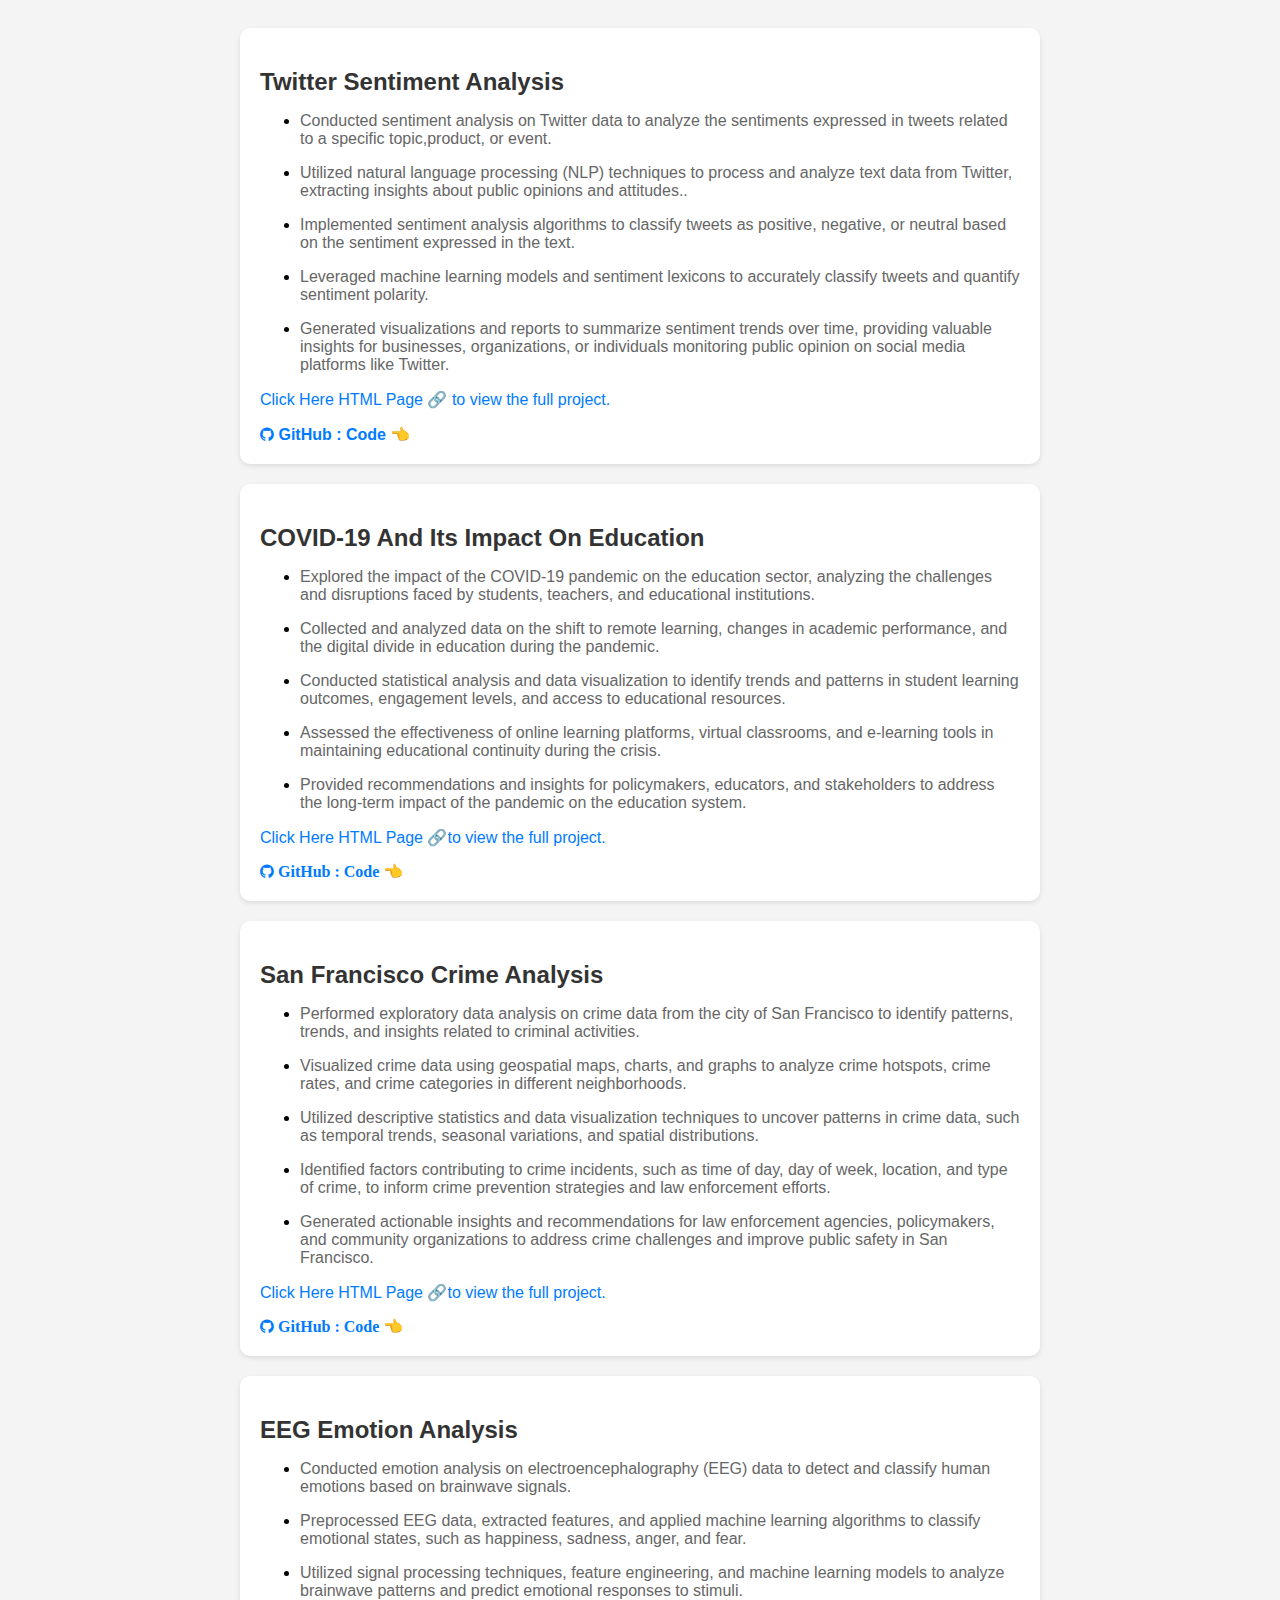
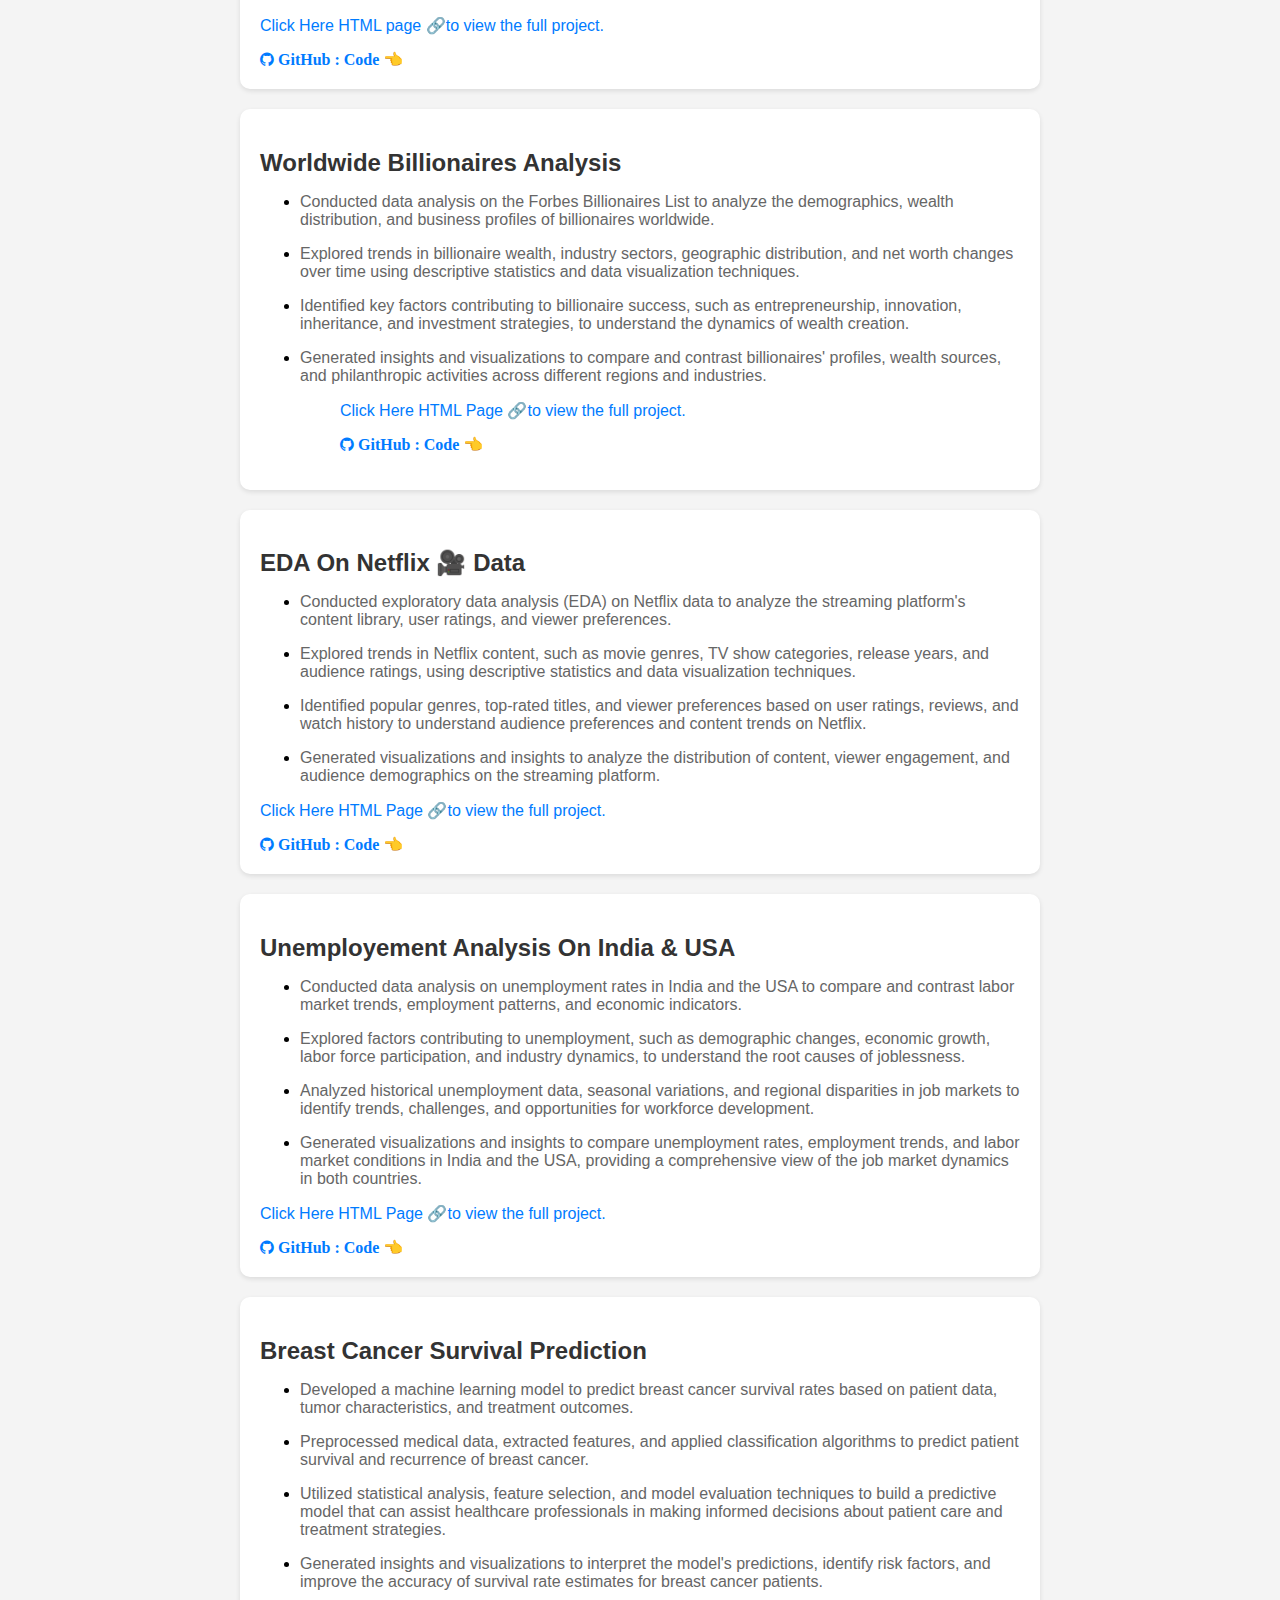
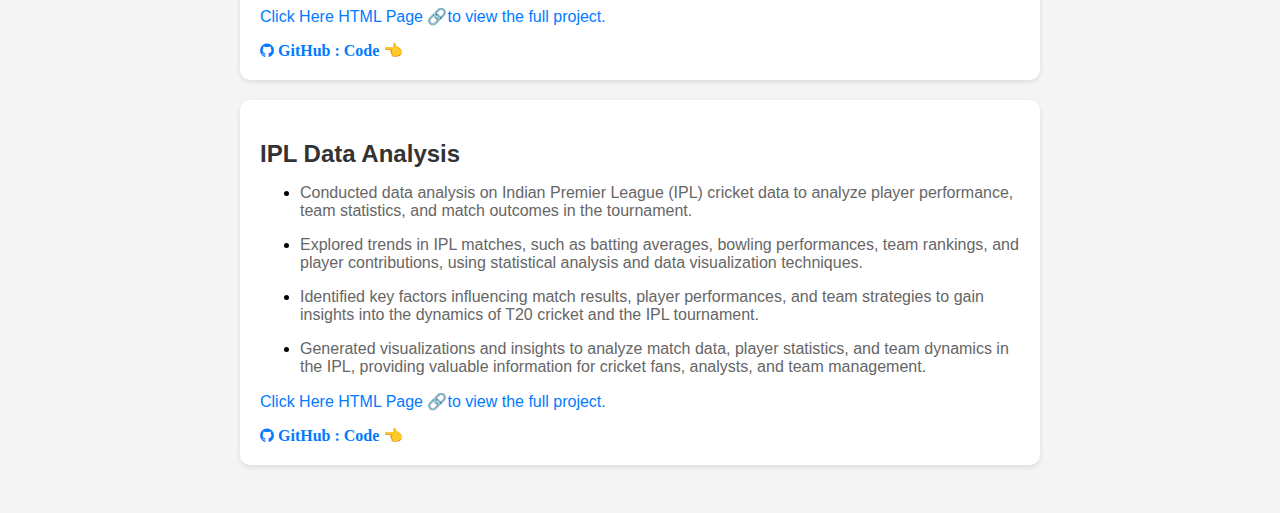
<file: data_analytics_project.html>
<!DOCTYPE html>
<html lang="en">
    <link rel="stylesheet" href="https://cdnjs.cloudflare.com/ajax/libs/font-awesome/4.7.0/css/font-awesome.min.css">
<head>
  <meta charset="UTF-8">
  <meta name="viewport" content="width=device-width, initial-scale=1.0">
  <title>My Data Analytics Projects</title>
  <style>
    body {
      font-family: Arial, sans-serif;
      background-color: #f4f4f4;
      padding: 20px;
    }
    .container {
      max-width: 800px;
      margin: 0 auto;
    }
    .project {
      background-color: #fff;
      border-radius: 10px;
      box-shadow: 0 2px 5px rgba(0, 0, 0, 0.1);
      margin-bottom: 20px;
      padding: 20px;
    }
    .project h2 {
      font-size: 24px;
      color: #333;
      margin-bottom: 10px;
    }
    .project p {
      font-size: 16px;
      color: #666;
    }
    .project a {
      display: block;
      margin-top: 10px;
      color: #007bff;
      text-decoration: none;
    }
    .project a:hover {
      text-decoration: underline;
    }
  </style>
</head>
<body>
  <div class="container">
    <div class="project">
      <h2>Twitter Sentiment Analysis</h2>
      <ul>
      <li><p> Conducted sentiment analysis on Twitter data to analyze the sentiments expressed in tweets related to a specific         topic,product, or event.</p></li>
      <li><p>Utilized natural language processing (NLP) techniques to process and analyze text data from Twitter, extracting insights about public opinions and attitudes..</p></li>
      <li><p>Implemented sentiment analysis algorithms to classify tweets as positive, negative, or neutral based on the sentiment expressed in the text.</p></li>
      <li><p>Leveraged machine learning models and sentiment lexicons to accurately classify tweets and quantify sentiment polarity.</p></li>
      <li><p>Generated visualizations and reports to summarize sentiment trends over time, providing valuable insights for businesses, organizations, or individuals monitoring public opinion on social media platforms like Twitter.</p></li>
    </ul>
      <p> <a href="projects/Data Analytics/Twitter_Sentimental_Analysis.html">Click Here HTML Page 🔗 to view the full project.</a></p>
      <a href="https://github.com/Ahmad10Raza/Twitter-Sentiment-Analysis-WebApp">   <li class="fa fa-github"> </li> <Strong>GitHub : Code 👈  </li></a></Strong>
    </div>
    
    <div class="project">
      <h2>COVID-19 And Its Impact On Education</h2>
      <ul>
      <li><p>Explored the impact of the COVID-19 pandemic on the education sector, analyzing the challenges and disruptions faced by students, teachers, and educational institutions.</p></li>
      <li><p>Collected and analyzed data on the shift to remote learning, changes in academic performance, and the digital divide in education during the pandemic.</p></li>
      <li><p>Conducted statistical analysis and data visualization to identify trends and patterns in student learning outcomes, engagement levels, and access to educational resources.</p></li>
      <li><p>Assessed the effectiveness of online learning platforms, virtual classrooms, and e-learning tools in maintaining educational continuity during the crisis.</p></li>
      <li><p>Provided recommendations and insights for policymakers, educators, and stakeholders to address the long-term impact of the pandemic on the education system.</p></li>
      </ul>
      <p> <a href="projects/Data Analytics/Covid-19-s-Impacts_On_Student.html">Click Here HTML Page 🔗to view the full project.</p></a> 
       <a href="https://github.com/Ahmad10Raza/Covid-19-s-Impacts-On-Student"> <li class="fa fa-github">  <Strong>  GitHub : Code 👈</li></a></Strong>
  </div>

    <div class="project">
        <h2>San Francisco Crime Analysis</h2>
        <ul>
        <li><p>Performed exploratory data analysis on crime data from the city of San Francisco to identify patterns, trends, and insights related to criminal activities.</p></li>
        <li><p>Visualized crime data using geospatial maps, charts, and graphs to analyze crime hotspots, crime rates, and crime categories in different neighborhoods.</p></li>
        <li><p>Utilized descriptive statistics and data visualization techniques to uncover patterns in crime data, such as temporal trends, seasonal variations, and spatial distributions.</p></li>
        <li><p>Identified factors contributing to crime incidents, such as time of day, day of week, location, and type of crime, to inform crime prevention strategies and law enforcement efforts.</p></li>
        <li><p>Generated actionable insights and recommendations for law enforcement agencies, policymakers, and community organizations to address crime challenges and improve public safety in San Francisco.</p></li>
    </ul>
        <p> <a href="projects/Data Analytics/San_Francisco_Crime_Analysis.html">Click Here HTML Page 🔗to view the full project.</p></a>
        <a href="https://github.com/Ahmad10Raza/San_Francisco_Crime_Analysis"> <li class="fa fa-github">  <Strong>  GitHub : Code 👈</li></a></Strong>
    </div>

    <div class="project">
        <h2>EEG Emotion Analysis</h2>
        <ul>
        <li><p>Conducted emotion analysis on electroencephalography (EEG) data to detect and classify human emotions based on brainwave signals.</p></li>
        <li><p>Preprocessed EEG data, extracted features, and applied machine learning algorithms to classify emotional states, such as happiness, sadness, anger, and fear.</p></li>
        <li><p>Utilized signal processing techniques, feature engineering, and machine learning models to analyze brainwave patterns and predict emotional responses to stimuli.</p></li>
        </ul>
        <p> <a href="projects/Data Analytics/EEG_Emotion_Analysis.html">Click Here HTML page 🔗to view the full project.</p></a>
        <a href="https://github.com/Ahmad10Raza/EEG-Emotion-Analysis"> <li class="fa fa-github">  <Strong>  GitHub : Code 👈</li></a></Strong>
    </div>

    <div class="project">
        <h2>Worldwide Billionaires Analysis</h2>
        <ul>
        <li><p>Conducted data analysis on the Forbes Billionaires List to analyze the demographics, wealth distribution, and business profiles of billionaires worldwide.</p></li>
        <li><p>Explored trends in billionaire wealth, industry sectors, geographic distribution, and net worth changes over time using descriptive statistics and data visualization techniques.</p></li>
        <li><p>Identified key factors contributing to billionaire success, such as entrepreneurship, innovation, inheritance, and investment strategies, to understand the dynamics of wealth creation.</p></li>
        <li><p>Generated insights and visualizations to compare and contrast billionaires' profiles, wealth sources, and philanthropic activities across different regions and industries.</p></li>
        <ul>
        <p> <a href="projects/Data Analytics/Worldwide_Billionaires_Analysis.html">Click Here HTML Page 🔗to view the full project.</p></a>
        <a href="https://github.com/Ahmad10Raza/Worldwide-Billionaires-Analysis"> <li class="fa fa-github">  <Strong>  GitHub : Code 👈</li></a></Strong>
    </div>

    <div class="project">
        <h2>EDA On Netflix 🎥 Data</h2>
        <ul>
        <li><p>Conducted exploratory data analysis (EDA) on Netflix data to analyze the streaming platform's content library, user ratings, and viewer preferences.</p></li>
        <li><p>Explored trends in Netflix content, such as movie genres, TV show categories, release years, and audience ratings, using descriptive statistics and data visualization techniques.</p></li>
        <li><p>Identified popular genres, top-rated titles, and viewer preferences based on user ratings, reviews, and watch history to understand audience preferences and content trends on Netflix.</p></li>
        <li><p>Generated visualizations and insights to analyze the distribution of content, viewer engagement, and audience demographics on the streaming platform.</p></li>
        </ul>
        <p> <a href="projects/Data Analytics/EDA_On_Netflix_Data.html">Click Here HTML Page 🔗to view the full project.</p></a>
        <a href="https://github.com/Ahmad10Raza/EDA-On-Netflix-Data/tree/master"> <li class="fa fa-github">  <Strong>  GitHub : Code 👈</li></a></Strong>
    </div>

    <div class="project">
        <h2>Unemployement Analysis On India & USA</h2>
        <ul>
        <li><p>Conducted data analysis on unemployment rates in India and the USA to compare and contrast labor market trends, employment patterns, and economic indicators.</p></li>
        <li><p>Explored factors contributing to unemployment, such as demographic changes, economic growth, labor force participation, and industry dynamics, to understand the root causes of joblessness.</p></li>
        <li><p>Analyzed historical unemployment data, seasonal variations, and regional disparities in job markets to identify trends, challenges, and opportunities for workforce development.</p></li>
        <li><p>Generated visualizations and insights to compare unemployment rates, employment trends, and labor market conditions in India and the USA, providing a comprehensive view of the job market dynamics in both countries.</p></li>
        </ul>
        <p> <a href="projects/Data Analytics/UNEMPLOYMENT_ANALYSIS.html">Click Here HTML Page 🔗to view the full project.</p></a>
        <a href="https://github.com/Ahmad10Raza/Unemployement-Analysis-In-India-US"> <li class="fa fa-github">  <Strong>  GitHub : Code 👈</li></a></Strong>
    </div>

    <div class="project">
        <h2>Breast Cancer Survival Prediction</h2>
        <ul>
        <li><p>Developed a machine learning model to predict breast cancer survival rates based on patient data, tumor characteristics, and treatment outcomes.</p></li>
        <li><p>Preprocessed medical data, extracted features, and applied classification algorithms to predict patient survival and recurrence of breast cancer.</p></li>
        <li><p>Utilized statistical analysis, feature selection, and model evaluation techniques to build a predictive model that can assist healthcare professionals in making informed decisions about patient care and treatment strategies.</p></li>
        <li><p>Generated insights and visualizations to interpret the model's predictions, identify risk factors, and improve the accuracy of survival rate estimates for breast cancer patients.</p></li>
        </ul>
        <p> <a href="projects/Data Analytics/Breast_Cancer_Survival_Prediction.html">Click Here HTML Page 🔗to view the full project.</p></a>
        <a href="https://github.com/Ahmad10Raza/Breast_Cancer_Survival_Prediction"> <li class="fa fa-github">  <Strong>  GitHub : Code 👈</li></a></Strong>
    </div>

    <div class="project">
        <h2>IPL Data Analysis</h2>
        <ul>
        <li><p>Conducted data analysis on Indian Premier League (IPL) cricket data to analyze player performance, team statistics, and match outcomes in the tournament.</p></li>
        <li><p>Explored trends in IPL matches, such as batting averages, bowling performances, team rankings, and player contributions, using statistical analysis and data visualization techniques.</p></li>
        <li><p>Identified key factors influencing match results, player performances, and team strategies to gain insights into the dynamics of T20 cricket and the IPL tournament.</p></li>
        <li><p>Generated visualizations and insights to analyze match data, player statistics, and team dynamics in the IPL, providing valuable information for cricket fans, analysts, and team management.</p></li>
        </ul>
        <p> <a href="projects/Data Analytics/IPL_Data_Analysis.html">Click Here HTML Page 🔗to view the full project.</p></a>
        <a href="https://github.com/Ahmad10Raza/IPL_Data_Analysis"> <li class="fa fa-github">  <Strong>  GitHub : Code 👈</li></a></Strong>
    </div>
</body>
</html>
</file>
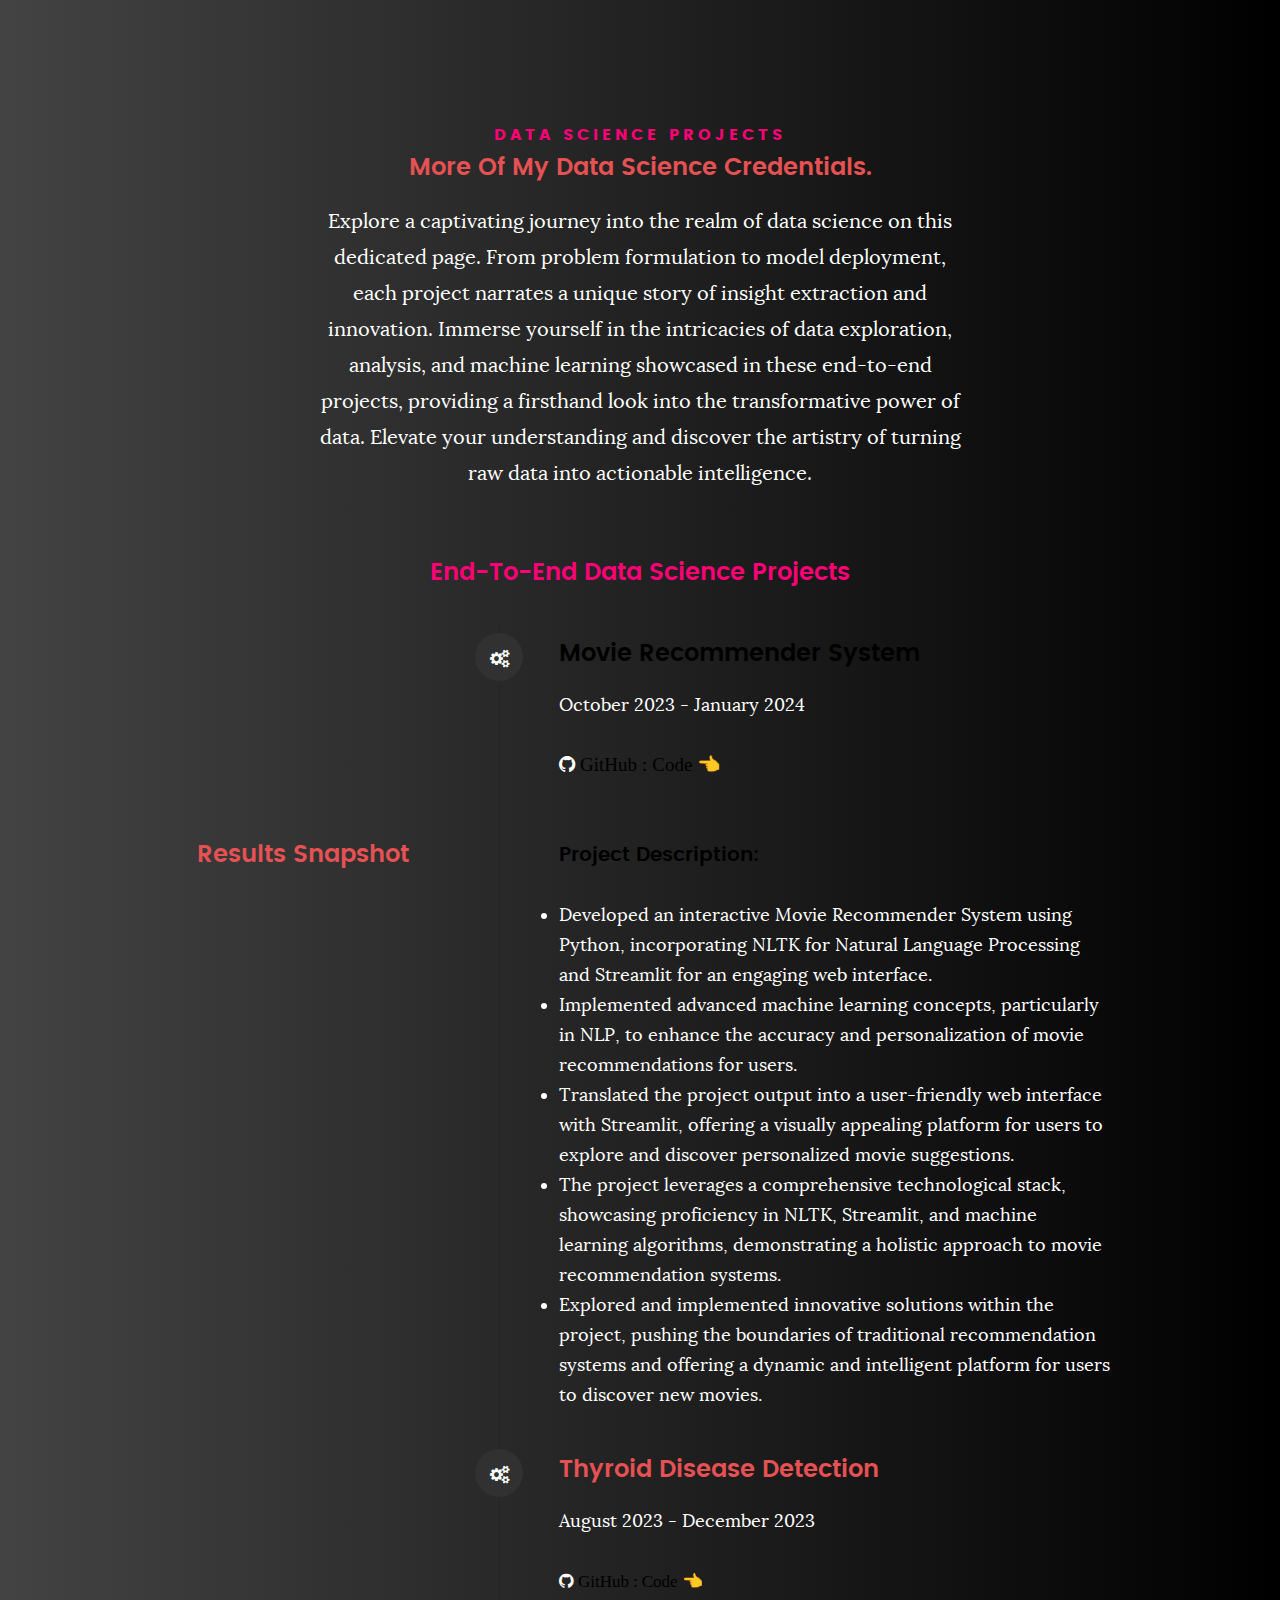
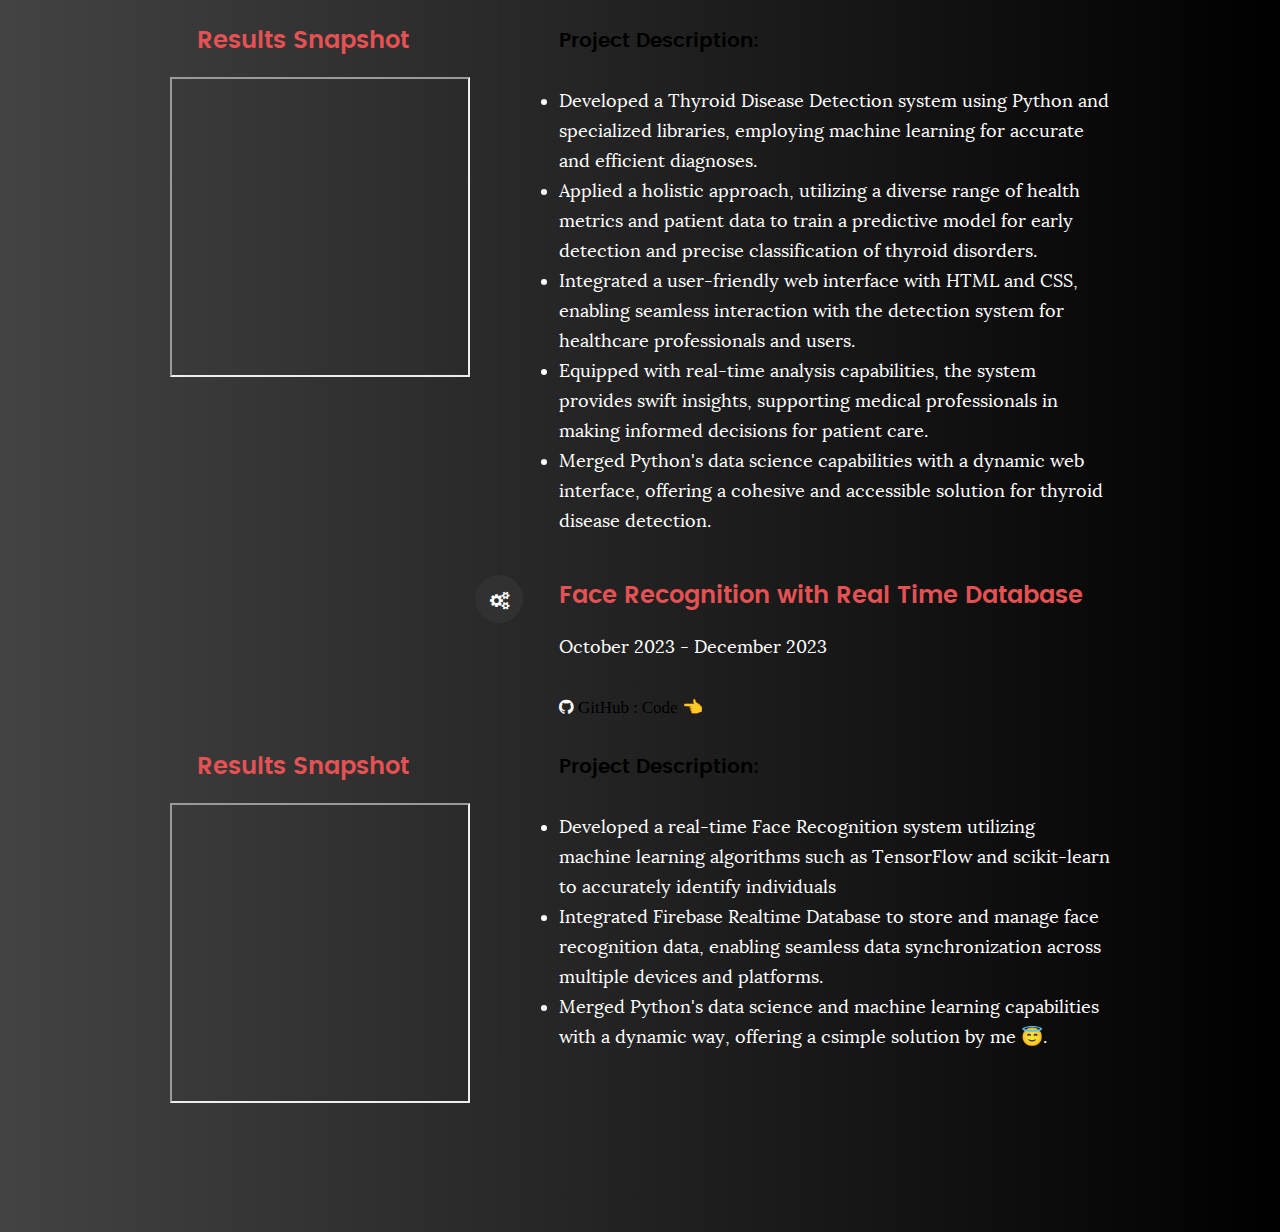
<file: data_science_project.html>
<!DOCTYPE html>
<html lang="en">
<head>
   
     <!--- basic page needs
   ================================================== -->
   <meta charset="utf-8">
   <title>Data Science Projects</title>
   <meta name="description" content="">  
   <meta name="author" content="">

  <!-- mobile specific metas
  ================================================== -->
   <meta name="viewport" content="width=device-width, initial-scale=1, maximum-scale=1">

    <!-- CSS
  ================================================== -->
  <link rel="stylesheet" href="css/base.css">  
  <link rel="stylesheet" href="css/main.css">
  <link rel="stylesheet" href="css/vendor.css">     
  <link rel="stylesheet" href="https://cdnjs.cloudflare.com/ajax/libs/font-awesome/4.7.0/css/font-awesome.min.css">


  <!-- script
  ================================================== -->   
   <script src="js/modernizr.js"></script>
   <script src="js/pace.min.js"></script>

  <!-- favicons
   ================================================== -->
   <link rel="icon" type="image/png" href="/favicon.png">
</head>
<body id="top">
    <section id="resume" class="grey-section">

		<div class="row section-intro">
   		<div class="col-twelve">

   			<h5>Data Science Projects</h5>
   			<h2>More Of My Data Science Credentials.</h2>

   			<p class="lead">Explore a captivating journey into the realm of data science on this dedicated page.
                 From problem formulation to model deployment, each project narrates a unique story of insight extraction and innovation.
                  Immerse yourself in the intricacies of data exploration, analysis, and machine learning 
                  showcased in these end-to-end projects, providing a firsthand look into the transformative power of data. 
                  Elevate your understanding and discover the artistry of turning raw data into actionable intelligence.</p>

   		</div>   		
   	</div> <!-- /section-intro--> 

   	<div class="row resume-timeline">

   		<div class="col-twelve resume-header">

   			<h2>End-To-End Data Science Projects</h2>

   		</div> <!-- /resume-header -->

   		<div class="col-twelve">

   			<div class="timeline-wrap">


				<!-- Project 01 -->
   				<div class="timeline-block">

	   				<div class="timeline-ico">
	   					<i class="fa fa-cogs"></i>
                           
	   				</div>



					<div class="timeline-content ">
						<h2><a href="https://github.com/Ahmad10Raza/Movie-Recommender-System">Movie Recommender System</a></h2>
						<p>October 2023 - January 2024</p>
						<Strong class="icon"> <p ><a href="https://github.com/Ahmad10Raza/Movie-Recommender-System"> <li class="fa fa-github"> GitHub : Code 👈</a></li></p></Strong>

					</div>
	   				<div class="timeline-header">
	   					<h2>Results Snapshot</h2>
						
							<iframe width="300" height="300" src="https://www.youtube.com/embed/LriRGkD-d7g" frameborder="0" allowfullscreen></iframe>
							
							
						  <!-- <h6>Sample Images:</h6>
	   					<img src="https://github.com/Ahmad10Raza/Ahmad-Raza.github.io/blob/master/images/projects_images/Output_1.png" alt="Movie Recommender System" width="500" height="500"> -->

	   				</div>

	   				<div class="timeline-content">
	   					<!-- <h4>NL</h4> -->
						   <h3><a href="https://github.com/Ahmad10Raza/Movie-Recommender-System">Project Description: </a></h3>
	   					
	   					<p>
							<li>Developed an interactive Movie Recommender System using Python, incorporating NLTK for Natural Language
								 Processing and Streamlit for an engaging web interface.</li>
							<li>Implemented advanced machine learning concepts, particularly in NLP, to enhance the
								 accuracy and personalization of movie recommendations for users.</li>
							<li>Translated the project output into a user-friendly web interface with Streamlit, 
								offering a visually appealing platform for users to explore and discover personalized movie suggestions.</li>
							<li>The project leverages a comprehensive technological stack, showcasing proficiency in NLTK, Streamlit, 
								and machine learning algorithms, demonstrating a holistic approach to movie recommendation systems.</li>
							<li>Explored and implemented innovative solutions within the project, pushing the boundaries of traditional 
								recommendation systems and offering a dynamic and intelligent platform for users to discover new movies.</li>
							
							
							</p>
	   				</div>

	   			</div> <!-- /timeline-block -->
				
	   			
				<!-- Project 02 -->
				<div class="timeline-block">

					<div class="timeline-ico">
						<i class="fa fa-cogs"></i>
						</div>

				 <div class="timeline-content">
					 <h2>Thyroid Disease Detection</h2>
					 <p>August 2023 - December 2023</p>
					 <Strong> <p ><a href="https://github.com/Ahmad10Raza/Thyroid-Disease-Detection"> <li class="fa fa-github"> GitHub : Code 👈</a></li></p></Strong>
				 </div>
					<div class="timeline-header">
						<h2>Results Snapshot</h2>
					 
						 <iframe width="300" height="300" src="https://www.youtube.com/embed/6SfltqaGNJI/edit" frameborder="3" allowfullscreen></iframe>
						 
						 
					   <!-- <h6>Sample Images:</h6>
						<img src="https://github.com/Ahmad10Raza/Ahmad-Raza.github.io/blob/master/images/projects_images/Thyroid_Outptut.png" alt="Thyroid Disease Detection" width="500" height="500"> -->

					</div>

					<div class="timeline-content">
						<!-- <h4>NL</h4> -->
						<h3><a href="https://github.com/Ahmad10Raza/Thyroid-Disease-Detection">Project Description: </a></h3>
						
						<p>
						 <li>Developed a Thyroid Disease Detection system using Python and specialized libraries,
							 employing machine learning for accurate and efficient diagnoses.</li>
						 <li>Applied a holistic approach, utilizing a diverse range of health metrics and patient data to train a 
							predictive model for early detection and precise classification of thyroid disorders.</li>
						 <li>Integrated a user-friendly web interface with HTML and CSS, enabling seamless interaction 
							with the detection system for healthcare professionals and users.</li>
						 <li>Equipped with real-time analysis capabilities, the system provides swift insights, 
							supporting medical professionals in making informed decisions for patient care.</li>
						 <li>Merged Python's data science capabilities with a dynamic web interface, offering a cohesive and accessible 
							solution for thyroid disease detection.</li>
						 
						 
						 </p>
					</div>

				</div> <!-- /timeline-block -->





				<!-- Project 02 -->
				<div class="timeline-block">

					<div class="timeline-ico">
						<i class="fa fa-cogs"></i>
						</div>

				 <div class="timeline-content">
					 <h2>Face Recognition with Real Time Database</h2>
					 <p>October 2023 - December 2023</p>
					 <Strong> <p ><a href="https://github.com/Ahmad10Raza/Face-Recognition-with-Real-Time-Database"> <li class="fa fa-github"> GitHub : Code 👈</a></li></p></Strong>
				 </div>
					<div class="timeline-header">
						<h2>Results Snapshot</h2>
					 
						 <iframe width="300" height="300" src="https://www.youtube.com/embed/iBomaK2ARyI/edit" frameborder="3" allowfullscreen></iframe>
						 
<!-- 						 
					   <h6>Sample Images:</h6>
						<img src="/images/projects_images/Thyroid_Outptut.png" alt="Thyroid Disease Detection" width="500" height="500"> -->

					</div>

					<div class="timeline-content">
						<!-- <h4>NL</h4> -->
						<h3><a href="https://github.com/Ahmad10Raza/Thyroid-Disease-Detection">Project Description: </a></h3>
						
						<p>
						 <li>Developed a real-time Face Recognition system utilizing machine learning algorithms such as TensorFlow and 
							scikit-learn to accurately identify individuals</li>
						 <li>Integrated Firebase Realtime Database to store and manage face recognition data, 
							enabling seamless data synchronization across multiple devices and platforms.</li>
						 
						 <li>Merged Python's data science and machine learning capabilities with a dynamic way, offering a csimple solution by me 😇.</li>
						 
						 
						 </p>
					</div>

				</div> <!-- /timeline-block -->


	   			
   			</div> <!-- /timeline-wrap -->   			

   		</div> <!-- /col-twelve -->
   		
   	</div> <!-- /resume-timeline -->
   	
   
   	</div> <!-- /resume-timeline -->
		
	</section> <!-- /features -->
</body>
</html>
</file>
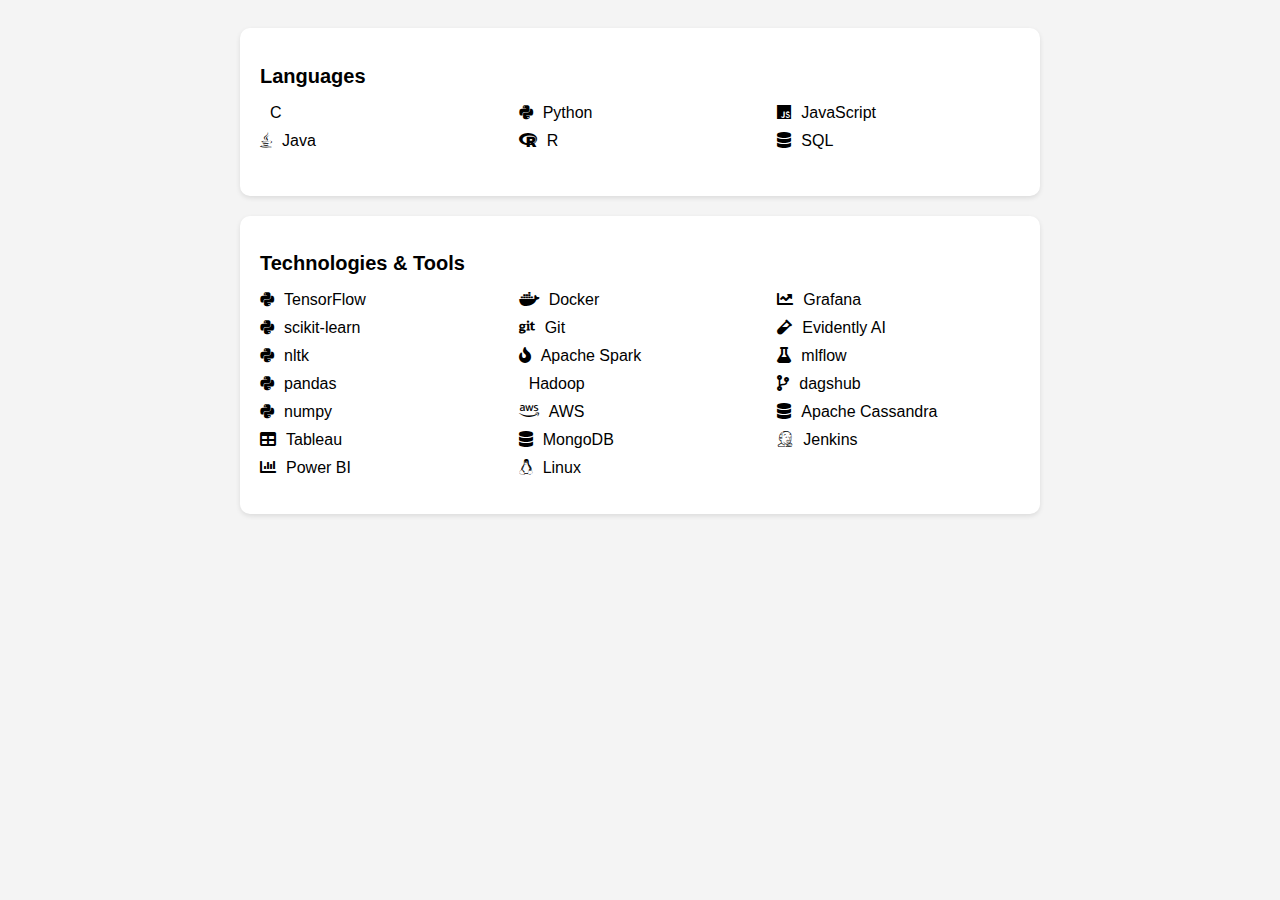
<file: Skills.html>
<!DOCTYPE html>
<html lang="en">
<head>
  <meta charset="UTF-8">
  <meta name="viewport" content="width=device-width, initial-scale=1.0">
  <title>My Tech Stack</title>
  <link rel="stylesheet" href="https://cdnjs.cloudflare.com/ajax/libs/font-awesome/5.15.3/css/all.min.css">
  <style>
    body {
      font-family: Arial, sans-serif;
      background-color: #f4f4f4;
      padding: 20px;
    }
    .container {
      max-width: 800px;
      margin: 0 auto;
    }
    .section {
      background-color: #fff;
      border-radius: 10px;
      box-shadow: 0 2px 5px rgba(0, 0, 0, 0.1);
      margin-bottom: 20px;
      padding: 20px;
    }
    .title {
      font-size: 20px;
      font-weight: bold;
      margin-bottom: 10px;
    }
    .list {
      list-style: none;
      padding: 0;
      columns: 3;
      -webkit-columns: 3;
      -moz-columns: 3;
    }
    .list-item {
      margin-bottom: 10px;
    }
    .icon {
      margin-right: 10px;
    }
  </style>
</head>
<body>
  <div class="container">
    <div class="section">
      <h2 class="title">Languages</h2>
      <ul class="list">
        <li class="list-item"><i class="icon fab fa-c"></i>C</li>
        <li class="list-item"><i class="icon fab fa-java"></i>Java</li>
        <li class="list-item"><i class="icon fab fa-python"></i>Python</li>
        <li class="list-item"><i class="icon fab fa-r-project"></i>R</li>
        <li class="list-item"><i class="icon fab fa-js"></i>JavaScript</li>
        <li class="list-item"><i class="icon fas fa-database"></i>SQL</li>
      </ul>
    </div>
    <div class="section">
      <h2 class="title">Technologies & Tools</h2>
      <ul class="list">
        <li class="list-item"><i class="icon fab fa-python"></i>TensorFlow</li>
        <li class="list-item"><i class="icon fab fa-python"></i>scikit-learn</li>
        <li class="list-item"><i class="icon fab fa-python"></i>nltk</li>
        <li class="list-item"><i class="icon fab fa-python"></i>pandas</li>
        <li class="list-item"><i class="icon fab fa-python"></i>numpy</li>
        <li class="list-item"><i class="icon fas fa-table"></i>Tableau</li>
        <li class="list-item"><i class="icon fas fa-chart-bar"></i>Power BI</li>
        <li class="list-item"><i class="icon fab fa-docker"></i>Docker</li>
        <li class="list-item"><i class="icon fab fa-git"></i>Git</li>
        <li class="list-item"><i class="icon fas fa-fire"></i>Apache Spark</li>
        <li class="list-item"><i class="icon fab fa-hadoop"></i>Hadoop</li>
        <li class="list-item"><i class="icon fab fa-aws"></i>AWS</li>
        <li class="list-item"><i class="icon fas fa-database"></i>MongoDB</li>
        <li class="list-item"><i class="icon fab fa-linux"></i>Linux</li>
        <li class="list-item"><i class="icon fas fa-chart-line"></i>Grafana</li>
        <li class="list-item"><i class="icon fas fa-vial"></i>Evidently AI</li>
        <li class="list-item"><i class="icon fas fa-flask"></i>mlflow</li>
        <li class="list-item"><i class="icon fas fa-code-branch"></i>dagshub</li>
        <li class="list-item"><i class="icon fas fa-database"></i>Apache Cassandra</li>
        <li class="list-item"><i class="icon fab fa-jenkins"></i>Jenkins</li>
      </ul>
    </div>
  </div>
</body>
</html>
</file>
<file: css/base.css>
/**
 * =================================================================== 
 *
 *  Kards v1.0 Base Stylesheet
 *  url: styleshout.com
 *  03-01-2016
 *  ------------------------------------------------------------------
 *  TOC:
 *  01. reset
 *  02. basic/base setup styles
 *  03. grid
 *  04. MISC
 *
 * =================================================================== 
 */

/** 
 * ===================================================================
 * 01. reset - normalize.css v3.0.2 | MIT License | git.io/normalize
 *
 * ------------------------------------------------------------------- 
 */
html {
	font-family: sans-serif;
	-ms-text-size-adjust: 100%;
	-webkit-text-size-adjust: 100%;
}

body {
	margin: 0;
}

article,
aside,
details,
figcaption,
figure,
footer,
header,
hgroup,
main,
menu,
nav,
section,
summary {
	display: block;
}

audio,
canvas,
progress,
video {
	display: inline-block;
	vertical-align: baseline;
}

audio:not([controls]) {
	display: none;
	height: 0;
}

[hidden],
template {
	display: none;
}

a {
	background: transparent;
}

a:active,
a:hover {
	outline: 0;
}

abbr[title] {
	border-bottom: 1px dotted;
}

b,
strong {
	font-weight: bold;
}

dfn {
	font-style: italic;
}

h1 {
	font-size: 2em;
	margin: 0.67em 0;
}

mark {
	background: #ff0;
	color: #000;
}

small {
	font-size: 80%;
}

sub,
sup {
	font-size: 75%;
	line-height: 0;
	position: relative;
	vertical-align: baseline;
}

sup {
	top: -0.5em;
}

sub {
	bottom: -0.25em;
}

img {
	border: 0;
}

svg:not(:root) {
	overflow: hidden;
}

figure {
	margin: 1em 40px;
}

hr {
	-moz-box-sizing: content-box;
	box-sizing: content-box;
	height: 0;
}

pre {
	overflow: auto;
}

code,
kbd,
pre,
samp {
	font-family: monospace, monospace;
	font-size: 1em;
}

button,
input,
optgroup,
select,
textarea {
	color: inherit;
	font: inherit;
	margin: 0;
}

button {
	overflow: visible;
}

button,
select {
	text-transform: none;
}

button,
html input[type="button"],
input[type="reset"],
input[type="submit"] {
	-webkit-appearance: button;
	cursor: pointer;
}

button[disabled],
html input[disabled] {
	cursor: default;
}

button::-moz-focus-inner,
input::-moz-focus-inner {
	border: 0;
	padding: 0;
}

input {
	line-height: normal;
}

input[type="checkbox"],
input[type="radio"] {
	box-sizing: border-box;
	padding: 0;
}

input[type="number"]::-webkit-inner-spin-button,
input[type="number"]::-webkit-outer-spin-button {
	height: auto;
}

input[type="search"] {
	-webkit-appearance: textfield;
	-moz-box-sizing: content-box;
	-webkit-box-sizing: content-box;
	box-sizing: content-box;
}

input[type="search"]::-webkit-search-cancel-button,
input[type="search"]::-webkit-search-decoration {
	-webkit-appearance: none;
}

fieldset {
	border: 1px solid #c0c0c0;
	margin: 0 2px;
	padding: 0.35em 0.625em 0.75em;
}

legend {
	border: 0;
	padding: 0;
}

textarea {
	overflow: auto;
}

optgroup {
	font-weight: bold;
}

table {
	border-collapse: collapse;
	border-spacing: 0;
}

td,
th {
	padding: 0;
}

/** 
 * ===================================================================
 * 02. basic/base setup styles - (_basic.scss)
 *
 * ------------------------------------------------------------------- 
 */
html {
	font-size: 62.5%;
	box-sizing: border-box;
}

*,
*::before,
*::after {
	box-sizing: inherit;
}

body {
	font-weight: normal;
	line-height: 1;
	text-rendering: optimizeLegibility;
	word-wrap: break-word;
	-webkit-overflow-scrolling: touch;
	-webkit-text-size-adjust: none;
}

body,
input,
button {
	-moz-osx-font-smoothing: grayscale;
	-webkit-font-smoothing: antialiased;
}

/**
 * Media - (_basic.scss)
 * ------------------------------------------------------------------- 
 */
img,
video {
	max-width: 100%;
	height: auto;
}

/**
 * Typography resets - (_basic.scss)
 * ------------------------------------------------------------------- 
 */
div,
dl,
dt,
dd,
ul,
ol,
li,
h1,
h2,
h3,
h4,
h5,
h6,
pre,
form,
p,
blockquote,
th,
td {
	margin: 0;
	padding: 0;
}

h1,
h2,
h3,
h4,
h5,
h6 {
	-webkit-font-variant-ligatures: common-ligatures;
	-moz-font-variant-ligatures: common-ligatures;
	font-variant-ligatures: common-ligatures;
	text-rendering: optimizeLegibility;
}

em,
i {
	font-style: italic;
	line-height: inherit;
}

strong,
b {
	font-weight: bold;
	line-height: inherit;
}

small {
	font-size: 60%;
	line-height: inherit;
}

ol,
ul {
	list-style: none;
}

li {
	display: block;
}

/**
 * links - (_basic.scss)
 * ------------------------------------------------------------------- 
 */
a {
	text-decoration: none;
	line-height: inherit;
}

a img {
	border: none;
}

/**
 * inputs - (_basic.scss)
 * ------------------------------------------------------------------- 
 */
fieldset {
	margin: 0;
	padding: 0;
}

input[type="email"],
input[type="number"],
input[type="search"],
input[type="text"],
input[type="tel"],
input[type="url"],
input[type="password"],
textarea {
	-webkit-appearance: none;
	-moz-appearance: none;
	-ms-appearance: none;
	-o-appearance: none;
	appearance: none;
}

/** 
 * ===================================================================
 * 03. grid - (_grid.scss)
 *
 * ------------------------------------------------------------------- 
 */
.row {
	width: 94%;
	max-width: 1140px;
	margin: 0 auto;
}

.row:before,
.row:after {
	content: "";
	display: table;
}

.row:after {
	clear: both;
}

.row .row {
	width: auto;
	max-width: none;
	margin-left: -20px;
	margin-right: -20px;
}

[class*="col-"],
.bgrid {
	float: left;
}

[class*="col-"] + [class*="col-"].end {
	float: right;
}

[class*="col-"] {
	padding: 0 20px;
}

.col-one {
	width: 8.33333%;
}

.col-two,
.col-1-6 {
	width: 16.66667%;
}

.col-three,
.col-1-4 {
	width: 25%;
}

.col-four,
.col-1-3 {
	width: 33.33333%;
}

.col-five {
	width: 41.66667%;
}

.col-six,
.col-1-2 {
	width: 50%;
}

.col-seven {
	width: 58.33333%;
}

.col-eight,
.col-2-3 {
	width: 66.66667%;
}

.col-nine,
.col-3-4 {
	width: 75%;
}

.col-ten,
.col-5-6 {
	width: 83.33333%;
}

.col-eleven {
	width: 91.66667%;
}

.col-twelve,
.col-full {
	width: 100%;
}

/**
 * small screens - (_grid.scss)
 * --------------------------------------------------------------- 
 */
@media screen and (max-width:1024px) {
	.row .row {
		margin-left: -18px;
		margin-right: -18px;
	}

	[class*="col-"] {
		padding: 0 18px;
	}

}

/**
 * tablets - (_grid.scss)
 * --------------------------------------------------------------- 
 */
@media screen and (max-width:768px) {
	.row {
		width: auto;
		padding-left: 30px;
		padding-right: 30px;
	}

	.row .row {
		padding-left: 0;
		padding-right: 0;
		margin-left: -15px;
		margin-right: -15px;
	}

	[class*="col-"] {
		padding: 0 15px;
	}

	.tab-1-4 {
		width: 25%;
	}

	.tab-1-3 {
		width: 33.33333%;
	}

	.tab-1-2 {
		width: 50%;
	}

	.tab-2-3 {
		width: 66.66667%;
	}

	.tab-3-4 {
		width: 75%;
	}

	.tab-full {
		width: 100%;
	}

}

/**
 * large mobile devices - (_grid.scss)
 * --------------------------------------------------------------- 
 */
@media screen and (max-width:600px) {
	.row {
		padding-left: 25px;
		padding-right: 25px;
	}

	.row .row {
		margin-left: -10px;
		margin-right: -10px;
	}

	[class*="col-"] {
		padding: 0 10px;
	}

	.mob-1-4 {
		width: 25%;
	}

	.mob-1-2 {
		width: 50%;
	}

	.mob-3-4 {
		width: 75%;
	}

	.mob-full {
		width: 100%;
	}

}

/**
 * small mobile devices - (_grid.scss)
 * --------------------------------------------------------------- 
 */
@media screen and (max-width:400px) {
	.row .row {
		padding-left: 0;
		padding-right: 0;
		margin-left: 0;
		margin-right: 0;
	}

	[class*="col-"] {
		width: 100% !important;
		float: none !important;
		clear: both !important;
		margin-left: 0;
		margin-right: 0;
		padding: 0;
	}

	[class*="col-"] + [class*="col-"].end {
		float: none;
	}

}

/** 
 * ===================================================================
 * block grids - (_grid.scss)
 *
 * ------------------------------------------------------------------- 
 */
[class*="block-"]:before,
[class*="block-"]:after {
	content: "";
	display: table;
}

[class*="block-"]:after {
	clear: both;
}

.block-1-6 .bgrid {
	width: 16.66667%;
}

.block-1-4 .bgrid {
	width: 25%;
}

.block-1-3 .bgrid {
	width: 33.33333%;
}

.block-1-2 .bgrid {
	width: 50%;
}

/**
 * Clearing for block grid columns. Allow columns with 
 * different heights to align properly.
 */
.block-1-6 .bgrid:nth-child(6n+1),
.block-1-4 .bgrid:nth-child(4n+1),
.block-1-3 .bgrid:nth-child(3n+1),
.block-1-2 .bgrid:nth-child(2n+1) {
	clear: both;
}

/**
 * small screens - (_grid.scss)
 * --------------------------------------------------------------- 
 */
@media screen and (max-width:1024px) {
	.block-s-1-6 .bgrid {
		width: 16.66667%;
	}

	.block-s-1-4 .bgrid {
		width: 25%;
	}

	.block-s-1-3 .bgrid {
		width: 33.33333%;
	}

	.block-s-1-2 .bgrid {
		width: 50%;
	}

	.block-s-full .bgrid {
		width: 100%;
		clear: both;
	}

	[class*="block-s-"] .bgrid:nth-child(n) {
		clear: none;
	}

	.block-s-1-6 .bgrid:nth-child(6n+1),
	.block-s-1-4 .bgrid:nth-child(4n+1),
	.block-s-1-3 .bgrid:nth-child(3n+1),
	.block-s-1-2 .bgrid:nth-child(2n+1) {
		clear: both;
	}

}

/**
 * tablets - (_grid.scss)
 * --------------------------------------------------------------- 
 */
@media screen and (max-width:768px) {
	.block-tab-1-6 .bgrid {
		width: 16.66667%;
	}

	.block-tab-1-4 .bgrid {
		width: 25%;
	}

	.block-tab-1-3 .bgrid {
		width: 33.33333%;
	}

	.block-tab-1-2 .bgrid {
		width: 50%;
	}

	.block-tab-full .bgrid {
		width: 100%;
		clear: both;
	}

	[class*="block-tab-"] .bgrid:nth-child(n) {
		clear: none;
	}

	.block-tab-1-6 .bgrid:nth-child(6n+1),
	.block-tab-1-4 .bgrid:nth-child(4n+1),
	.block-tab-1-3 .bgrid:nth-child(3n+1),
	.block-tab-1-2 .bgrid:nth-child(2n+1) {
		clear: both;
	}

}

/**
 * large mobile devices - (_grid.scss)
 * --------------------------------------------------------------- 
 */
@media screen and (max-width:600px) {
	.block-mob-1-6 .bgrid {
		width: 16.66667%;
	}

	.block-mob-1-4 .bgrid {
		width: 25%;
	}

	.block-mob-1-3 .bgrid {
		width: 33.33333%;
	}

	.block-mob-1-2 .bgrid {
		width: 50%;
	}

	.block-mob-full .bgrid {
		width: 100%;
		clear: both;
	}

	[class*="block-mob-"] .bgrid:nth-child(n) {
		clear: none;
	}

	.block-mob-1-6 .bgrid:nth-child(6n+1),
	.block-mob-1-4 .bgrid:nth-child(4n+1),
	.block-mob-1-3 .bgrid:nth-child(3n+1),
	.block-mob-1-2 .bgrid:nth-child(2n+1) {
		clear: both;
	}

}

/**
 * stack on small mobile devices - (_grid.scss)
 * --------------------------------------------------------------- 
 */
@media screen and (max-width:400px) {
	.stack .bgrid {
		width: 100% !important;
		float: none !important;
		clear: both !important;
		margin-left: 0;
		margin-right: 0;
	}

}

/** 
 * ===================================================================
 * 04. MISC  - (_grid.scss)
 *
 * ------------------------------------------------------------------- 
 */

/**
 * Clearing - (http://nicolasgallagher.com/micro-clearfix-hack/
 */
.group:before,
.group:after {
	content: "";
	display: table;
}

.group:after {
	clear: both;
}

/**
 * Misc Helper Styles 
 */
.hide {
	display: none;
}

.invisible {
	visibility: hidden;
}

.antialiased {
	-webkit-font-smoothing: antialiased;
	-moz-osx-font-smoothing: grayscale;
}

.remove-bottom {
	margin-bottom: 0;
}

.half-bottom {
	margin-bottom: 1.5rem !important;
}

.add-bottom {
	margin-bottom: 3rem !important;
}

.no-border {
	border: none;
}

.full-width {
	width: 100%;
}

.text-center {
	text-align: center;
}

.text-left {
	text-align: left;
}

.text-right {
	text-align: right;
}

.pull-left {
	float: left;
}

.pull-right {
	float: right;
}

.align-center {
	margin-left: auto;
	margin-right: auto;
	text-align: center;
}

/*# sourceMappingURL=base.css.map */
</file>
<file: css/main.css>
/**
 * =================================================================== 
 *
 *  Kards v1.0 Main Stylesheet
 *  url: styleshout.com
 *  03-01-2016
 *  ------------------------------------------------------------------
 *  TOC:
 *  01. webfonts and iconfonts
 *  02. base style overrides
 *  03. typography & general theme styles
 *  04. preloader
 *  05. forms
 *  06. buttons 
 *  07. other components
 *  08. common styles
 *  09. header styles
 *  10. intro
 *  11. about
 *  12. resume
 *  13. portfolio
 *  14. call-to-action section
 *  15. services
 *  16. stats
 *  17. contact
 *  18. footer
 *
 * =================================================================== 
 */


/** 
 * ===================================================================
 * 01. webfonts and iconfonts - (_document-setup.scss)
 *
 * ------------------------------------------------------------------- 
 */
@import url("fonts.css");
@import url("font-awesome/css/font-awesome.min.css");
@import url("micons/micons.css");


/** 
 * ===================================================================
 * 02. base style overrides - (_document-setup.scss)
 *
 * ------------------------------------------------------------------- 
 */
html {
	font-size: 10px;
}

@media only screen and (max-width:1024px) {
	html {
		font-size: 9.411764705882353px;
	}
}
@media only screen and (max-width:768px) {
	html {
		font-size: 10px;
	}
}
@media only screen and (max-width:400px) {
	html {
		font-size: 9.411764705882353px;
	}
}

html, body {
	height: 100%;
}
body {
	background: linear-gradient(to right, #434343 0%, black 100%);
	font-family: "lora-regular", serif;
	font-size: 1.8rem;
	line-height: 3rem;
	color: #FFFFFF;
}

/**
 * links - (_document-setup.scss)
 * -------------------------------------------------------------------
 */
a, a:visited {
	color: #000000;
	-moz-transition: all 0.3s ease-in-out;
	-o-transition: all 0.3s ease-in-out;
	-webkit-transition: all 0.3s ease-in-out;
	-ms-transition: all 0.3s ease-in-out;
	transition: all 0.3s ease-in-out;
}
a:hover, a:focus, a:active {
	color: #FF0077;
	outline: 0;
}

/** 
 * ===================================================================
 * 03. typography & general theme styles - (_document-setup.scss)
 *
 * ------------------------------------------------------------------- 
 */
h1, h2, h3, h4, h5, h6, .h01, .h02, .h03, .h04, .h05, .h06 {
	font-family: "poppins-semibold", sans-serif;
	color: #e65153;
	font-style: normal;
	text-rendering: optimizeLegibility;
	margin-bottom: 2.1rem;
}
h3, .h03, h4, .h04 {
	margin-bottom: 1.8rem;
}
h5, .h05, h6, .h06 {
	font-family: "poppins-bold";
	margin-bottom: 1.2rem;
}
h1, .h01 {
	font-size: 3.1rem;
	line-height: 1.355;
	letter-spacing: -.1rem;
}
@media only screen and (max-width:600px) {
	h1, .h01 {
		font-size: 2.6rem;
		letter-spacing: -.07rem;
	}
}
h2, .h02 {
	font-size: 2.4rem;
	line-height: 1.25;
}
h3, .h03 {
	font-size: 2rem;
	line-height: 1.5;
}
h4, .h04 {
	font-size: 1.7rem;
	line-height: 1.765;
}
h5, .h05 {
	font-size: 1.4rem;
	line-height: 1.714;
	text-transform: uppercase;
	letter-spacing: .15rem;
}
h6, .h06 {
	font-size: 1.3rem;
	line-height: 1.846;
	text-transform: uppercase;
	letter-spacing: .15rem;
}
p img {
	margin: 0;
}
p.lead {
	font-family: "lora-regular", serif;
	font-size: 2rem;
	line-height: 1.8;
	color: #F1F1F1;
}
@media only screen and (max-width:768px) {
	p.lead {
		font-size: 1.7rem;
	}
}
em, i, strong, b {
	font-size: 1.7rem;
	line-height: 3rem;
	font-style: normal;
	font-weight: normal;
}
em, i {
	font-family: "lora-italic", serif;
}
strong, b {
	font-family: "lora-bold", serif;
}
small {
	font-size: 1.2rem;
	line-height: inherit;
}
blockquote {
	margin: 3rem 0;
	padding-left: 4rem;
	position: relative;
}
blockquote:before {
	content: "\201C";
	font-size: 8rem;
	line-height: 0px;
	margin: 0;
	color: #E1E1E1;
	font-family: arial, sans-serif;
	position: absolute;
	top: 3rem;
	left: 0;
}
blockquote p {
	font-family: georgia, serif;
	font-style: italic;
	padding: 0;
	font-size: 1.9rem;
	line-height: 1.737;
}
blockquote cite {
	display: block;
	font-size: 1.3rem;
	font-style: normal;
	line-height: 1.616;
}
blockquote cite:before {
	content: "\2014 \0020";
}
blockquote cite a, blockquote cite a:visited {
	color: #F1F1F1;
	border: none;
}
abbr {
	font-family: "poppins-bold", serif;
	font-variant: small-caps;
	text-transform: lowercase;
	letter-spacing: .05rem;
	color: #F1F1F1;
}
var, kbd, samp, code, pre {
	font-family: Consolas, "Andale Mono", Courier, "Courier New", monospace;
}
pre {
	padding: 2.4rem 3rem 3rem;
	background: #F1F1F1;
}
code {
	font-size: 1.4rem;
	margin: 0 .2rem;
	padding: .3rem .6rem;
	white-space: nowrap;
	background: #F1F1F1;
	border: 1px solid #E1E1E1;
	border-radius: 3px;
}
pre > code {
	display: block;
	white-space: pre;
	line-height: 2;
	padding: 0;
	margin: 0;
}
pre.prettyprint > code {
	border: none;
}
del {
	text-decoration: line-through;
}
abbr[title], dfn[title] {
	border-bottom: 1px dotted;
	cursor: help;
}
mark {
	background: #FFF49B;
	color: #000;
}
hr {
	border: solid #d2d2d2;
	border-width: 1px 0 0;
	clear: both;
	margin: 2.4rem 0 1.5rem;
	height: 0;
}

/**
 * Lists - (_document-setup.scss)  
 * -------------------------------------------------------------------
 */
ol {
	list-style: decimal;
}
ul {
	list-style: disc;
}
li {
	display: list-item;
}
ol, ul {
	margin-left: 1.7rem;
}
ul li {
	padding-left: .4rem;
}
ul ul, ul ol, ol ol, ol ul {
	margin: .6rem 0 .6rem 1.7rem;
}
ul.disc li {
	display: list-item;
	list-style: none;
	padding: 0 0 0 .8rem;
	position: relative;
}
ul.disc li::before {
	content: "";
	display: inline-block;
	width: 8px;
	height: 8px;
	border-radius: 50%;
	background: #FF0077;
	position: absolute;
	left: -17px;
	top: 11px;
	vertical-align: middle;
}
dt {
	margin: 0;
	color: #FF0077;
}
dd {
	margin: 0 0 0 2rem;
}

/**
 * tables - (_document-setup.scss)  
 * -------------------------------------------------------------------
 */
table {
	border-width: 0;
	width: 100%;
	max-width: 100%;
	font-family: "lora-regular", sans-serif;
}
th, td {
	padding: 1.5rem 3rem;
	text-align: left;
	border-bottom: 1px solid #E8E8E8;
}
th {
	color: #313131;
	font-family: "poppins-bold", sans-serif;
}
td {
	line-height: 1.5;
}
th:first-child, td:first-child {
	padding-left: 0;
}
th:last-child, td:last-child {
	padding-right: 0;
}
.table-responsive {
	overflow-x: auto;
	-webkit-overflow-scrolling: touch;
}

/**
 * Spacing - (_document-setup.scss)  
 * -------------------------------------------------------------------
 */
button, .button {
	margin-bottom: 1.2;
}
fieldset {
	margin-bottom: 1.5rem;
}
input,
textarea,
select,
pre,
blockquote,
figure,
table,
p,
ul,
ol,
dl,
form,
.fluid-video-wrapper,
.ss-custom-select {
	margin-bottom: 3rem;
}

/**
 * floated image - (_document-setup.scss)  
 * -------------------------------------------------------------------
 */
img.pull-right {
	margin: .9rem 0 0 2.4rem;
}
img.pull-left {
	margin: .9rem 2.4rem 0 0;
}

/**
 * block grid paddings - (_document-setup.scss) 
 * -------------------------------------------------------------------
 */
.bgrid {
	padding: 0 20px;
}
@media only screen and (max-width:1024px) {
	.bgrid {
		padding: 0 18px;
	}
}
@media only screen and (max-width:768px) {
	.bgrid {
		padding: 0 15px;
	}
}
@media only screen and (max-width:600px) {
	.bgrid {
		padding: 0 10px;
	}
}
@media only screen and (max-width:400px) {
	.bgrid {
		padding: 0;
	}
}

/**
 * pace.js styles - minimal  - (_document-setup.scss)
 * -------------------------------------------------------------------
 */
.pace {
	-webkit-pointer-events: none;
	pointer-events: none;
	-webkit-user-select: none;
	-moz-user-select: none;
	user-select: none;
}
.pace-inactive {
	display: none;
}
.pace .pace-progress {
	background: #FF0077;
	position: fixed;
	z-index: 900;
	top: 0;
	right: 100%;
	width: 100%;
	height: 6px;
}

/** 
 * ===================================================================
 * 04. preloader - (_preloader-1.scss)
 *
 * ------------------------------------------------------------------- 
 */
#preloader {
	position: fixed;
	top: 0;
	left: 0;
	right: 0;
	bottom: 0;
	background: #151515;
	z-index: 800;
	height: 100%;
	width: 100%;
}
.no-js #preloader, .oldie #preloader {
	display: none;
}
#loader {
	position: absolute;
	left: 50%;
	top: 50%;
	width: 60px;
	height: 60px;
	margin: -30px 0 0 -30px;
	padding: 0;
}
#loader:before {
	content: "";
	border-top: 11px solid rgba(255, 255, 255, 0.1);
	border-right: 11px solid rgba(255, 255, 255, 0.1);
	border-bottom: 11px solid rgba(255, 255, 255, 0.1);
	border-left: 11px solid #FF0077;
	-webkit-animation: load 1.1s infinite linear;
	animation: load 1.1s infinite linear;
	display: block;
	border-radius: 50%;
	width: 60px;
	height: 60px;
}
@-webkit-keyframes load {
	0% {
		-webkit-transform: rotate(0deg);
		transform: rotate(0deg);
	}
	100% {
		-webkit-transform: rotate(360deg);
		transform: rotate(360deg);
	}
}
@keyframes load {
	0% {
		-webkit-transform: rotate(0deg);
		transform: rotate(0deg);
	}
	100% {
		-webkit-transform: rotate(360deg);
		transform: rotate(360deg);
	}
}

/** 
 * ===================================================================
 * 05. forms - (_forms.scss)
 *
 * ------------------------------------------------------------------- 
 */
fieldset {
	border: none;
}
input[type="email"],
input[type="number"],
input[type="search"],
input[type="text"],
input[type="tel"],
input[type="url"],
input[type="password"],
textarea,
select {
	display: block;
	height: 6rem;
	padding: 1.5rem 0;
	border: 0;
	outline: none;
	vertical-align: middle;
	color: #313131;
	font-family: "poppins-regular", sans-serif;
	font-size: 1.5rem;
	line-height: 3rem;
	max-width: 100%;
	background: transparent;
	border-bottom: 1px solid rgba(0, 0, 0, 0.3);
	-moz-transition: all 0.3s ease-in-out;
	-o-transition: all 0.3s ease-in-out;
	-webkit-transition: all 0.3s ease-in-out;
	-ms-transition: all 0.3s ease-in-out;
	transition: all 0.3s ease-in-out;
}
.ss-custom-select {
	position: relative;
	padding: 0;
}
.ss-custom-select select {
	-webkit-appearance: none;
	-moz-appearance: none;
	-ms-appearance: none;
	-o-appearance: none;
	appearance: none;
	text-indent: 0.01px;
	text-overflow: '';
	margin: 0;
	line-height: 3rem;
	vertical-align: middle;
}
.ss-custom-select select option {
	padding-left: 2rem;
	padding-right: 2rem;
}
.ss-custom-select select::-ms-expand {
	display: none;
}
.ss-custom-select::after {
	content: '\f0d7';
	font-family: 'FontAwesome';
	position: absolute;
	top: 50%;
	right: 1.5rem;
	margin-top: -10px;
	bottom: auto;
	width: 20px;
	height: 20px;
	line-height: 20px;
	font-size: 18px;
	text-align: center;
	pointer-events: none;
	color: #252525;
}

/* IE9 and below */
.oldie .ss-custom-select::after {
	display: none;
}
textarea {
	min-height: 25rem;
}
input[type="email"]:focus,
input[type="number"]:focus,
input[type="search"]:focus,
input[type="text"]:focus,
input[type="tel"]:focus,
input[type="url"]:focus,
input[type="password"]:focus,
textarea:focus,
select:focus {
	color: #cc005f;
	border-bottom: 1px solid #FF0077;
}
label, legend {
	font-family: "poppins-bold", sans-serif;
	font-size: 1.4rem;
	margin-bottom: .6rem;
	color: #fff;
	display: block;
}
input[type="checkbox"], input[type="radio"] {
	display: inline;
}
label > .label-text {
	display: inline-block;
	margin-left: 1rem;
	font-family: "poppins-regular", sans-serif;
	line-height: inherit;
}
label > input[type="checkbox"], label > input[type="radio"] {
	margin: 0;
	position: relative;
	top: .15rem;
}

/**
 * Style Placeholder Text  
 * -
 */
::-webkit-input-placeholder {
	color: #a1a1a1;
}
:-moz-placeholder {
	color: #a1a1a1;  /* Firefox 18- */
}
::-moz-placeholder {
	color: #a1a1a1;  /* Firefox 19+ */
}
:-ms-input-placeholder {
	color: #a1a1a1;
}
.placeholder {
	color: #a1a1a1 !important;
}

/** 
 * ===================================================================
 * 06. buttons - (_button-essentials.scss)
 *
 * ------------------------------------------------------------------- 
 */
.button,
a.button,
button,
input[type="submit"],
input[type="reset"],
input[type="button"] {
	display: inline-block;
	font-family: "poppins-bold", sans-serif;
	font-size: 1.4rem;
	text-transform: uppercase;
	letter-spacing: .3rem;
	height: 5.4rem;
	line-height: 5.4rem;
	padding: 0 3rem;
	margin: 0 .3rem 1.2rem 0;
	background: #d8d8d8;
	color: #313131;
	text-decoration: none;
	cursor: pointer;
	text-align: center;
	white-space: nowrap;
	border: none;
	-moz-transition: all 0.3s ease-in-out;
	-o-transition: all 0.3s ease-in-out;
	-webkit-transition: all 0.3s ease-in-out;
	-ms-transition: all 0.3s ease-in-out;
	transition: all 0.3s ease-in-out;
}
.button:hover,
a.button:hover,
button:hover,
input[type="submit"]:hover,
input[type="reset"]:hover,
input[type="button"]:hover,
.button:focus,
button:focus,
input[type="submit"]:focus,
input[type="reset"]:focus,
input[type="button"]:focus {
	background: #bebebe;
	color: #000000;
	outline: 0;
}
.button.button-primary,
a.button.button-primary,
button.button-primary,
input[type="submit"].button-primary,
input[type="reset"].button-primary,
input[type="button"].button-primary {
	background: #313131;
	color: #FFFFFF;
}
.button.button-primary:hover,
a.button.button-primary:hover,
button.button-primary:hover,
input[type="submit"].button-primary:hover,
input[type="reset"].button-primary:hover,
input[type="button"].button-primary:hover,
.button.button-primary:focus,
button.button-primary:focus,
input[type="submit"].button-primary:focus,
input[type="reset"].button-primary:focus,
input[type="button"].button-primary:focus {
	background: #1f1f1f;
}
button.full-width, .button.full-width {
	width: 100%;
	margin-right: 0;
}
button.medium, .button.medium {
	height: 5.7rem !important;
	line-height: 5.7rem !important;
	padding: 0 1.8rem !important;
}
button.large, .button.large {
	height: 6rem !important;
	line-height: 6rem !important;
	padding: 0rem 3rem !important;
}
button.stroke, .button.stroke {
	background: transparent !important;
	border: 3px solid #e65153;
	color: #E8E8E8;
	line-height: 4.8rem;
}
button.stroke.medium, .button.stroke.medium {
	line-height: 5.1rem !important;
}
button.stroke.large, .button.stroke.large {
	line-height: 5.4rem !important;
}
button.stroke:hover, .button.stroke:hover {
	border: 3px solid #FF0077;
	color: #FF0077;
}
button::-moz-focus-inner, input::-moz-focus-inner {
	border: 0;
	padding: 0;
}


/** 
 * ===================================================================
 * 07. other components - (_others.scss)
 *
 * ------------------------------------------------------------------- 
 */

/**
 * alert box - (_alert-box.scss)
 * -------------------------------------------------------------------
 */
.alert-box {
	padding: 2.1rem 4rem 2.1rem 3rem;
	position: relative;
	margin-bottom: 3rem;
	border-radius: 3px;
	font-family: "poppins-regular", sans-serif;
	font-size: 1.5rem;
}
.alert-box .close {
	position: absolute;
	right: 1.8rem;
	top: 1.8rem;
	cursor: pointer;
}
.ss-error {
	background-color: #ffd1d2;
	color: #e65153;
}
.ss-success {
	background-color: #c8e675;
	color: #758c36;
}
.ss-info {
	background-color: #d7ecfb;
	color: #4a95cc;
}
.ss-notice {
	background-color: #fff099;
	color: #bba31b;
}

/**
 * additional typo styles - (_additional-typo.scss)
 * -------------------------------------------------------------------
 */

/**
 * drop cap 
 */
.drop-cap:first-letter {
	float: left;
	margin: 0;
	padding: 1.5rem .6rem 0 0;
	font-size: 8.4rem;
	font-family: "poppins-bold", sans-serif;
	line-height: 6rem;
	text-indent: 0;
	background: transparent;
	color: #313131;
}

/**
 * line definition style
 */
.lining dt, .lining dd {
	display: inline;
	margin: 0;
}
.lining dt + dt:before, .lining dd + dt:before {
	content: "\A";
	white-space: pre;
}
.lining dd + dd:before {
	content: ", ";
}
.lining dd + dd:before {
	content: ", ";
}
.lining dd:before {
	content: ": ";
	margin-left: -0.2em;
}

/**
 * dictionary definition style
 */
.dictionary-style dt {
	display: inline;
	counter-reset: definitions;
}
.dictionary-style dt + dt:before {
	content: ", ";
	margin-left: -0.2em;
}
.dictionary-style dd {
	display: block;
	counter-increment: definitions;
}
.dictionary-style dd:before {
	content: counter(definitions, decimal) ". ";
}

/** 
 * Pull Quotes
 * -----------
 * markup:
 *
 * <aside class="pull-quote">
 *		<blockquote>
 *			<p></p>
 *		</blockquote>
 *	</aside>
 *
 * --------------------------------------------------------------------- 
 */
.pull-quote {
	position: relative;
	padding: 2.1rem 3rem 2.1rem 0px;
}
.pull-quote:before, .pull-quote:after {
	height: 1em;
	position: absolute;
	font-size: 8rem;
	font-family: Arial, Sans-Serif;
	color: #fff;
}
.pull-quote:before {
	content: "\201C";
	top: 33px;
	left: 0;
}
.pull-quote:after {
	content: '\201D';
	bottom: -33px;
	right: 0;
}
.pull-quote blockquote {
	margin: 0;
}
.pull-quote blockquote:before {
	content: none;
}

/** 
 * Stats Tab
 * ---------
 * markup:
 *
 * <ul class="stats-tabs">
 *		<li><a href="#">[value]<em>[name]</em></a></li>
 *	</ul>
 *
 * Extend this object into your markup.
 *
 * ---------------------------------------------------------------------
 */
.stats-tabs {
	padding: 0;
	margin: 3rem 0;
}
.stats-tabs li {
	display: inline-block;
	margin: 0 1.5rem 3rem 0;
	padding: 0 1.5rem 0 0;
	border-right: 1px solid #ccc;
}
.stats-tabs li:last-child {
	margin: 0;
	padding: 0;
	border: none;
}
.stats-tabs li a {
	display: inline-block;
	font-size: 2.5rem;
	font-family: "poppins-bold", sans-serif;
	border: none;
	color: #252525;
}
.stats-tabs li a:hover {
	color: #FF0077;
}
.stats-tabs li a em {
	display: block;
	margin: .6rem 0 0 0;
	font-size: 1.4rem;
	font-family: "poppins-regular", sans-serif;
	color: #888888;
}

/**
 * skillbars - (_skillbars.scss)
 * -------------------------------------------------------------------
 */
.skill-bars {
	list-style: none;
	margin: 6rem 0 3rem;
}
.skill-bars li {
	height: .6rem;
	background: #e65153;
	width: 100%;
	margin-bottom: 6rem;
	padding: 0;
	position: relative;
}
.skill-bars li strong {
	position: absolute;
	left: 0;
	top: -3rem;
	font-family: "poppins-bold", sans-serif;
	color: #4a95cc;
	text-transform: uppercase;
	letter-spacing: .2rem;
	font-size: 1.5rem;
	line-height: 2.4rem;
}
.skill-bars li .progress {
	background: #c8e675;
	position: relative;
	height: 100%;
}
.skill-bars li .progress span {
	position: absolute;
	right: 0;
	top: -3.6rem;
	display: block;
	font-family: "poppins-regular", sans-serif;
	color: white;
	font-size: 1.1rem;
	line-height: 1;
	background: #313131;
	padding: .6rem .6rem;
	border-radius: 3px;
}
.skill-bars li .progress span::after {
	position: absolute;
	left: 50%;
	bottom: -5px;
	margin-left: -5px;
	border-right: 5px solid transparent;
	border-left: 5px solid transparent;
	border-top: 5px solid #313131;
	content: "";
}

.skill-bars li .percent5   { width: 5%; }
.skill-bars li .percent10  { width: 10%; }
.skill-bars li .percent15  { width: 15%; }
.skill-bars li .percent20  { width: 20%; }
.skill-bars li .percent25  { width: 25%; }
.skill-bars li .percent30  { width: 30%; }
.skill-bars li .percent35  { width: 35%; }
.skill-bars li .percent40  { width: 40%; }
.skill-bars li .percent45  { width: 45%; }
.skill-bars li .percent50  { width: 50%; }
.skill-bars li .percent55  { width: 55%; }
.skill-bars li .percent60  { width: 60%; }
.skill-bars li .percent65  { width: 65%; }
.skill-bars li .percent70  { width: 70%; }
.skill-bars li .percent75  { width: 75%; }
.skill-bars li .percent80  { width: 80%; }
.skill-bars li .percent85  { width: 85%; }
.skill-bars li .percent90  { width: 90%; }
.skill-bars li .percent95  { width: 95%; }
.skill-bars li .percent100 { width: 100%; }


/** 
 * ===================================================================
 * 08. common styles (_layout.scss)
 *
 * ------------------------------------------------------------------- 
 */
.grey-section {
	background: #ebebeb;
}
.grey-section p.lead {
	color: #fff;
}
.section-intro {
	max-width: 700px;
	margin-left: auto;
	margin-right: auto;
	text-align: center;
	margin-bottom: 3.6rem;
	position: relative;
}
.section-intro h1 {
	font-family: "poppins-semibold", serif;
	font-size: 3.6rem;
	color: #fff;
	line-height: 1.25;
	margin-bottom: 1.2rem;
}
.section-intro h5 {
	color: #FF0077;
	font-size: 1.6rem;
	line-height: 1.875;
	margin-bottom: 0.3rem;
	letter-spacing: .4rem;
}

/**
 * responsive:
 * common styles
 * ------------------------------------------------------------------- 
 */
@media only screen and (max-width:768px) {
	.section-intro {
		max-width: 650px;
	}
	.section-intro h1 {
		font-size: 3rem;
	}
}
@media only screen and (max-width:600px) {
	.section-intro h1 {
		font-size: 2.6rem;
	}
	.section-intro h5 {
		font-size: 1.5rem;
		letter-spacing: .3rem;
	}
}
@media only screen and (max-width:400px) {
	.section-intro h1 {
		font-size: 2.4rem;
	}
}


/** 
 * ===================================================================
 * 09. header styles - (_layout.scss)
 *
 * ------------------------------------------------------------------- 
 */
header {
	position: fixed;
	width: 100%;
	min-height: 66px;
	z-index: 600;
}
header .row {
	position: relative;
	min-height: 66px;
}
header .top-bar {
	display: block;
	background: #000000;
	min-width: 220px;
	min-height: 66px;
	position: absolute;
	left: 90px;
	top: 0;
}
header .logo {
	float: left;
	margin-left: 20px;
	margin-right: 50px;
	margin-top: 25px;
	position: relative;
}
header .logo a {
	display: block;
	margin: 0;
	padding: 0;
	border: none;
	font: 0/0 a;
	text-shadow: none;
	color: transparent;
	width: 92px;
	height: 15px;
	background: url("../images/logo.png") no-repeat center;
	background-size: 92px 15px;
}

/**
 * menu toggle - (_layout.css)
 * ------------------------------------------------------------------- 
 */
.menu-toggle {
	float: left;
	width: 40px;
	height: 40px;
	margin-left: 20px;
	margin-top: 13px;
	display: block;
	position: relative;
}
.menu-toggle span {
	display: block;
	background-color: #FF0077;
	width: 24px;
	height: 3px;
	margin-top: -1.5px;
	font: 0/0 a;
	text-shadow: none;
	color: transparent;
	position: absolute;
	right: 8px;
	top: 50%;
	bottom: auto;
	left: auto;
	-moz-transition: background 0.2s ease-in-out;
	-o-transition: background 0.2s ease-in-out;
	-webkit-transition: background 0.2s ease-in-out;
	-ms-transition: background 0.2s ease-in-out;
	transition: background 0.2s ease-in-out;
}
.menu-toggle span::before, .menu-toggle span::after {
	content: '';
	width: 100%;
	height: 100%;
	background-color: inherit;
	position: absolute;
	left: 0;
	-moz-transition-duration: 0.2s, 0.2s;
	-o-transition-duration: 0.2s, 0.2s;
	-webkit-transition-duration: 0.2s, 0.2s;
	-ms-transition-duration: 0.2s, 0.2s;
	transition-duration: 0.2s, 0.2s;
	-moz-transition-delay: 0.2s, 0s;
	-o-transition-delay: 0.2s, 0s;
	-webkit-transition-delay: 0.2s, 0s;
	-ms-transition-delay: 0.2s, 0s;
	transition-delay: 0.2s, 0s;
}
.menu-toggle span::before {
	top: -8px;
	-moz-transition-property: top, transform;
	-o-transition-property: top, transform;
	-webkit-transition-property: top, transform;
	-ms-transition-property: top, transform;
	transition-property: top, transform;
}
.menu-toggle span::after {
	bottom: -8px;
	-moz-transition-property: bottom, transform;
	-o-transition-property: bottom, transform;
	-webkit-transition-property: bottom, transform;
	-ms-transition-property: bottom, transform;
	transition-property: bottom, transform;
}

/* is clicked */
.menu-toggle.is-clicked span {
	background-color: rgba(255, 0, 119, 0);
}
.menu-toggle.is-clicked span::before, .menu-toggle.is-clicked span::after {
	background-color: #ff0077;
	-moz-transition-delay: 0s, 0.2s;
	-o-transition-delay: 0s, 0.2s;
	-webkit-transition-delay: 0s, 0.2s;
	-ms-transition-delay: 0s, 0.2s;
	transition-delay: 0s, 0.2s;
}
.menu-toggle.is-clicked span::before {
	top: 0;
	-webkit-transform: rotate(45deg);
	-ms-transform: rotate(45deg);
	transform: rotate(45deg);
}
.menu-toggle.is-clicked span::after {
	bottom: 0;
	-webkit-transform: rotate(-45deg);
	-ms-transform: rotate(-45deg);
	transform: rotate(-45deg);
}

/* navigation panel */
#main-nav-wrap {
	display: block;
	width: 100%;
	font-family: "poppins-medium", sans-serif;
	font-size: 1.5rem;
	position: absolute;
	top: 100%;
	left: 0;
}

/* dropdown nav */
.main-navigation {
	background: #000000;
	padding: 24px 30px 42px;
	margin: 0;
	width: 100%;
	height: auto;
	clear: both;
	display: none;
}
.main-navigation > li {
	display: block;
	height: auto;
	text-align: left;
	padding: 0;
}
.main-navigation li a {
	display: block;
	color: #FFFFFF;
	width: auto;
	padding: 15px 0;
	line-height: 16px;
	border: none;
}
.main-navigation li a:hover {
	color: #FF0077;
	padding-left: 1rem;
}
.main-navigation li.current > a {
	background: none;
	color: #FF0077;
}

/**
 * responsive:
 * header styles
 * --------------------------------------------------------------- 
 */
@media only screen and (max-width:1024px) {
	header .top-bar {
		left: 60px;
	}
}
@media only screen and (max-width:768px) {
	header .top-bar {
		left: 50px;
	}
}
@media only screen and (max-width:600px) {
	header .top-bar {
		left: 35px;
	}
}
@media only screen and (max-width:400px) {
	header .top-bar {
		left: 25px;
	}
}


/** 
 * ===================================================================
 * 10. intro - (_layout.scss) 
 *
 * ------------------------------------------------------------------- 
 */
#intro {
	background: #151515 url(../images/intro-bg.jpg) no-repeat center bottom;
	-webkit-background-size: cover;
	-moz-background-size: cover;
	background-size: cover;
	background-attachment: fixed;
	width: 100%;
	height: 100%;
	min-height: 720px;
	display: table;
	position: relative;
	text-align: center;
}
.intro-overlay {
	position: absolute;
	top: 0;
	left: 0;
	width: 100%;
	height: 100%;
	background: #111111;
	opacity: .85;
}

.intro-content {
	display: table-cell;
	vertical-align: middle;
	text-align: center;
	-webkit-transform: translateY(-2.1rem);
	-ms-transform: translateY(-2.1rem);
	transform: translateY(-2.1rem);
}
.intro-content h1 {
	color: #FFFFFF;
	font-family: "poppins-medium", sans-serif;
	font-size: 8.4rem;
	line-height: 1.071;
	max-width: 900px;
	margin-top: 0;
	margin-bottom: .6rem;
	margin-left: auto;
	margin-right: auto;
	text-shadow: 0 0 20px rgba(0, 0, 0, 0.5);
}
.intro-content h5 {
	color: #cc005f;
	font-family: "poppins-bold", sans-serif;
	font-size: 2.3rem;
	line-height: 1.565;
	margin-bottom: 0;
	text-transform: uppercase;
	letter-spacing: .3rem;
	text-shadow: 0 0 6px rgba(0, 0, 0, 0.2);
}
.intro-content .intro-position {
	font-family: "lora-regular", serif;
	font-size: 1.7rem;
	line-height: 2.4rem;
	text-transform: uppercase;
	letter-spacing: .2rem;
	color: #FFFFFF;
	text-shadow: 0 0 6px rgba(0, 0, 0, 0.2);
}
.intro-content .intro-position span {
	display: inline-block;
}
.intro-content .intro-position span::after {
	content: "|";
	text-align: center;
	display: inline-block;
	padding: 0 8px 0 14px;
	color: rgba(255, 255, 255, 0.3);
}
.intro-content .intro-position span:first-child::before {
	content: "|";
	text-align: center;
	display: inline-block;
	padding: 0 14px 0 8px;
	color: rgba(255, 255, 255, 0.3);
}
.intro-content .button {
	color: #FFFFFF !important;
	border-color: rgba(255, 255, 255, 0.3);
	height: 6rem !important;
	line-height: 5.4rem !important;
	padding: 0 3.5rem 0 3rem !important;
	margin-top: .6rem;
	font-size: 1.3rem;
	text-transform: uppercase;
	letter-spacing: .25rem;
}
.intro-content .button:hover, .intro-content .button:focus {
	border-color: #cc005f;
}
.intro-content .button::after {
	display: inline-block;
	content: "\f107";
	font-family: fontAwesome;
	font-size: 1.6rem;
	line-height: inherit;
	text-align: center;
	position: relative;
	left: 1.2rem;
}

.intro-social {
	display: block;
	position: absolute;
	width: 100%;
	left: 0;
	bottom: 7.2rem;
	font-size: 3.3rem;
	margin: 0;
	padding: 0;
}
.intro-social li {
	display: inline-block;
	margin: 0 20px;
	padding: 0;
}
.intro-social li a, .intro-social li a:visited {
	color: #FFFFFF;
}
.intro-social li a:hover, .intro-social li a:focus {
	color: #cc005f;
}

/**
 * responsive:
 * Intro
 * --------------------------------------------------------------- 
 */
@media only screen and (max-width:1024px) {
	.intro-content h1 {
		font-size: 7.6rem;
	}
	.intro-social {
		font-size: 3rem;
	}
	.intro-social li {
		margin: 0 15px;
	}
}
@media only screen and (max-width:768px) {
	#intro {
		min-height: 660px;
	}
	.intro-content h1 {
		font-size: 5.2rem;
	}
	.intro-content h5 {
		font-size: 1.8rem;
	}
	.intro-content .intro-position {
		font-size: 1.3rem;
	}
	.intro-social {
		font-size: 2.5rem;
	}
	.intro-social li {
		margin: 0 10px;
	}
}
@media only screen and (max-width:600px) {
	#intro {
		min-height: 600px;
	}
	.intro-content h1 {
		font-size: 4.6rem;
		margin-bottom: .6rem;
	}
	.intro-content h5 {
		font-size: 1.5rem;
		margin-bottom: .3rem;
		letter-spacing: .2rem;
	}
	.intro-content .intro-position {
		font-size: 1.2rem;
	}
	.intro-content .intro-position span {
		padding: 0 .6rem;
	}
	.intro-content .intro-position span::before, .intro-content .intro-position span::after {
		display: none !important;
	}
	.intro-social {
		font-size: 2.4rem;
	}
}


/** 
 * ===================================================================
 * 11. about - (_layout.scss)
 *
 * ------------------------------------------------------------------- 
 */
#about {
	background: radial-gradient(circle at -8.9% 51.2%, rgb(255, 124, 0) 0%, rgb(255, 124, 0) 15.9%, rgb(255, 163, 77) 15.9%, rgb(255, 163, 77) 24.4%, rgb(19, 30, 37) 24.5%, rgb(19, 30, 37) 66%);
	/* background: #FFFFFF; */
	
	padding-top: 12rem;
	padding-bottom: 15rem;
}
#about .section-intro {
	margin-bottom: 3rem;
}

.intro-info {
	margin-top: 4.2rem;
	margin-right: -30px;
	margin-left: -30px;
}
.intro-info img {
	height: 9rem;
	width: 9rem;
	border-radius: 50%;
	margin: .9rem 0 0 0;
	float: left;
}
.intro-info .lead {
	text-align: left;
	padding-left: 13rem;
}

.about-content {
	position: relative;
	text-align: left;
	max-width: 850px;
	margin-bottom: 3.6rem;
}
.about-content h3 {
	font-family: "poppins-bold", sans-serif;
	font-size: 1.8rem;
	text-transform: uppercase;
	letter-spacing: .25rem;
}
.about-content .info-list {
	list-style: none;
	margin-left: 0;
}
.about-content .info-list li {
	padding: 0 0 1.5rem 0;
	margin-bottom: .6rem;
}
.about-content .info-list li strong {
	font-family: "poppins-bold", sans-serif;
	color: #FFFFFF;
	text-transform: uppercase;
	letter-spacing: .2rem;
	font-size: 1.5rem;
	line-height: 3rem;
}
.about-content .info-list li span {
	display: block;
	font-family: "poppins-regular", sans-serif;
	color: #FFFFFF;
	font-size: 1.5rem;
	line-height: 1;
}
.about-content .skill-bars {
	margin-top: 6rem;
}

.button-section {
	text-align: center;
}
.button-section .button {
	width: 250px;
}
.button-section [class*="col-"] .button:first-child {
	margin-right: 4rem;
}

/**
 * responsive:
 * about
 * ------------------------------------------------------------------- 
 */
@media only screen and (max-width:1024px) {
	.intro-info {
		margin-right: 0;
		margin-left: 0;
	}
}
@media only screen and (max-width:768px) {
	.intro-info img {
		height: 7.8rem;
		width: 7.8rem;
	}
	.intro-info .lead {
		padding-left: 11rem;
	}
	.about-content h3 {
		text-align: center;
	}
	.about-content .info-list, .about-content .skill-bars {
		margin-bottom: 4.2rem;
	}
	.button-section .button {
		width: 100%;
		margin-bottom: 3rem;
	}
	.button-section [class*="col-"] .button:first-child {
		margin-right: 0;
	}
}
@media only screen and (max-width:600px) {
	.intro-info {
		text-align: center;
		margin-top: 3rem;
	}
	.intro-info img {
		height: 6.6rem;
		width: 6.6rem;
		float: none;
		display: inline-block;
	}
	.intro-info .lead {
		padding-left: 0;
		text-align: center;
	}
}

/** 
 * ===================================================================
 * 12. resume - (_layout.scss)
 *
 * ------------------------------------------------------------------- 
 */
#resume {
	padding-top: 12rem;
	padding-bottom: 12rem;
	color: #FFFFFF;
	background: linear-gradient(to right, #434343 0%, black 100%);
}

#resume .resume-header {
	text-align: center;
}
#resume .resume-header h2 {
	color: #FF0077;
}

#resume .resume-timeline {
	max-width: 980px;
}
#resume .timeline-wrap {
	position: relative;
	margin-top: 1.5rem;
	margin-bottom: 6rem;
}
#resume .timeline-wrap::before {
	content: "";
	display: block;
	width: 1px;
	height: 100%;
	background: rgba(0, 0, 0, 0.1);
	position: absolute;
	left: 35%;
	top: 0;
}
#resume .timeline-block {
	position: relative;
	padding-top: 1.5rem;
}
#resume .timeline-ico {
	height: 4.8rem;
	width: 4.8rem;
	line-height: 4.8rem;
	background: #313131;
	border-radius: 50%;
	text-align: center;
	color: #FFFFFF;
	position: absolute;
	left: 35%;
	top: .9rem;
	margin-left: -2.4rem;
}
#resume .timeline-ico i {
	position: relative;
	left: .05rem;
	top: .2rem;
}

#resume .timeline-header {
	float: left;
	width: 35%;
	padding-right: 90px;
	text-align: right;
}
#resume .timeline-header h3 {
	margin-bottom: 0;
}
#resume .timeline-header p {
	font-family: "poppins-regular", sans-serif;
	font-size: 1.6rem;
	color: #888888;
}
#resume .timeline-content {
	margin-left: 35%;
	padding-left: 60px;
}
#resume .timeline-content h4 {
	position: relative;
	padding-bottom: 1.8rem;
}
#resume .timeline-content h4::after {
	content: "";
	display: block;
	height: 3px;
	width: 50px;
	background: rgba(0, 0, 0, 0.2);
	position: absolute;
	left: 0;
	bottom: 0;
}

/**
 * responsive:
 * resume
 * ------------------------------------------------------------------- 
 */
@media only screen and (max-width:1024px) {
	#resume .timeline-header {
		padding-right: 50px;
	}
	#resume .timeline-header h3 {
		font-size: 1.8rem;
	}
	#resume .timeline-header p {
		font-size: 1.4rem;
	}
	#resume .timeline-content {
		padding-left: 50px;
	}
}
@media only screen and (max-width:768px) {
	#resume .timeline-wrap::before {
		left: 2.4rem;
	}
	#resume .timeline-ico {
		left: 2.4rem;
	}
	#resume .timeline-header {
		float: none;
		width: auto;
		padding-right: 15px;
		text-align: left;
	}
	#resume .timeline-header h3 {
		font-size: 2rem;
	}
	#resume .timeline-header p {
		font-size: 1.5rem;
		margin-bottom: 1.5rem;
	}
	#resume .timeline-content {
		margin: 0;
	}
	#resume .timeline-content h4 {
		padding-bottom: 0;
		padding-top: 2.1rem;
		margin-bottom: .6rem;
		font-size: 1.7rem;
	}
	#resume .timeline-content h4::after {
		bottom: auto;
		top: 0;
	}
	#resume .timeline-header, #resume .timeline-content {
		padding-left: 7rem;
	}
}
@media only screen and (max-width:480px) {
	#resume .resume-header h2 {
		font-size: 2.2rem;
	}
	#resume .timeline-wrap::before {
		left: 1.8rem;
	}
	#resume .timeline-ico {
		height: 3.6rem;
		width: 3.6rem;
		line-height: 3.6rem;
		left: 1.8rem;
		margin-left: -1.8rem;
		font-size: 1.5rem;
	}
	#resume .timeline-header, #resume .timeline-content {
		padding-left: 5.5rem;
	}
}


/** 
 * ===================================================================
 * 13. portfolio - (_layout.scss)
 *
 * ------------------------------------------------------------------- 
 */
#portfolio {
	background: linear-gradient(to right, #434343 0%, black 100%);
	/* background: #FFFFFF; */
	padding-top: 12rem;
	padding-bottom: 12rem;
}
#portfolio .folio-item {
	padding: 0;
	position: relative;
	overflow: hidden;
}
#portfolio .folio-item img {
	vertical-align: middle;
	-moz-transition: all 0.5s ease-in-out;
	-o-transition: all 0.5s ease-in-out;
	-webkit-transition: all 0.5s ease-in-out;
	-ms-transition: all 0.5s ease-in-out;
	transition: all 0.5s ease-in-out;
}

#portfolio .overlay {
	position: absolute;
	top: 0;
	left: 0;
	width: 100%;
	height: 100%;
	background: transparent;
	-moz-transition: all 0.5s ease-in-out;
	-o-transition: all 0.5s ease-in-out;
	-webkit-transition: all 0.5s ease-in-out;
	-ms-transition: all 0.5s ease-in-out;
	transition: all 0.5s ease-in-out;
}

#portfolio .folio-item-table {
	display: table;
	width: 100%;
	height: 100%;
}
#portfolio .folio-item-cell {
	display: table-cell;
	vertical-align: middle;
	text-align: center;
	-moz-transition: all 0.5s ease-in-out;
	-o-transition: all 0.5s ease-in-out;
	-webkit-transition: all 0.5s ease-in-out;
	-ms-transition: all 0.5s ease-in-out;
	transition: all 0.5s ease-in-out;
	position: relative;
	left: -100%;
}

#portfolio .folio-title {
	color: #FFFFFF;
	font-size: 3.3rem;
	padding: 0 3rem;
	margin-bottom: 0;
}
#portfolio .folio-types {
	margin: 0;
	padding: 0;
	text-transform: uppercase;
	font-family: "poppins-regular", sans-serif;
	font-size: 1.2rem;
	letter-spacing: .1rem;
	color: rgba(255, 255, 255, 0.6);
}
#portfolio .folio-item:hover .overlay {
	background: rgba(0, 0, 0, 0.8);
}
#portfolio .folio-item:hover .folio-item-cell {
	left: 0;
}
#portfolio .folio-item:hover img {
	-webkit-transform: scale(1.05);
	-ms-transform: scale(1.05);
	transform: scale(1.05);
}

/**
 * responsive:
 * portfolio
 * ------------------------------------------------------------------- 
 */
@media only screen and (max-width:1024px) {
	#portfolio .folio-title {
		font-size: 3.1rem;
	}
}
@media only screen and (max-width:768px) {
	#portfolio .folio-title {
		font-size: 2.5rem;
	}
}
@media only screen and (max-width:400px) {
	#portfolio .folio-title {
		font-size: 2.2rem;
	}
}

/**
 * Popup Modal - (_layout.scss)
 * ------------------------------------------------------------------
 */
.popup-modal {
	max-width: 550px;
	background: #0d0d0d;
	position: relative;
	margin: 0 auto;
}
.popup-modal .media {
	position: relative;
}
.popup-modal img {
	vertical-align: bottom;
}
.popup-modal .description-box {
	padding: 1.8rem 3.6rem 3rem;
}
.popup-modal .description-box h4 {
	font-family: "poppins-bold", sans-serif;
	font-size: 1.5rem;
	line-height: 2.4rem;
	margin-bottom: .6rem;
}
.popup-modal .description-box p {
	font-family: "poppins-regular", sans-serif;
	font-size: 1.4rem;
	line-height: 2.4rem;
	margin-bottom: 12px;
}
.popup-modal .categories {
	font-family: "poppins-bold", sans-serif;
	font-size: 1.1rem;
	line-height: 1.8rem;
	text-transform: uppercase;
	letter-spacing: .1rem;
	display: block;
	text-align: left;
	color: rgba(255, 255, 255, 0.5);
}
.popup-modal .link-box {
	width: 100%;
	overflow: hidden;
	background: #000000;
}
.popup-modal .link-box a {
	font-family: "poppins-bold", sans-serif;
	font-size: 1.2rem;
	line-height: 6rem;
	color: #FFFFFF;
	text-transform: uppercase;
	letter-spacing: 3px;
	cursor: pointer;
	display: block;
	text-align: center;
	float: left;
	width: 50%;
	-moz-transition: all 0.3s ease-in-out;
	-o-transition: all 0.3s ease-in-out;
	-webkit-transition: all 0.3s ease-in-out;
	-ms-transition: all 0.3s ease-in-out;
	transition: all 0.3s ease-in-out;
}
.popup-modal .link-box a:first-child {
	border-right: 1px solid rgba(200, 200, 200, 0.1);
}
.popup-modal .link-box a:hover {
	background: #cc005f;
	border: none;
}
@media only screen and (max-width:600px) {
	.popup-modal {
		width: auto;
		margin: 0 20px;
	}
}

/**
 * transition effect for modal popup - (_layout.scss)
 * ------------------------------------------------------------------ 
 */

/* overlay at start */
.mfp-fade.mfp-bg {
	opacity: 0;
	-moz-transition: all 0.3s ease-in-out;
	-o-transition: all 0.3s ease-in-out;
	-webkit-transition: all 0.3s ease-in-out;
	-ms-transition: all 0.3s ease-in-out;
	transition: all 0.3s ease-in-out;
}

/* overlay animate in */
.mfp-fade.mfp-bg.mfp-ready {
	opacity: .9;
}

/* overlay animate out */
.mfp-fade.mfp-bg.mfp-removing {
	opacity: 0;
}

/* content at start */
.mfp-fade.mfp-wrap .mfp-content {
	opacity: 0;
	-webkit-transform: translateY(-100%);
	-ms-transform: translateY(-100%);
	transform: translateY(-100%);
	-moz-transition: all 0.3s ease-in-out;
	-o-transition: all 0.3s ease-in-out;
	-webkit-transition: all 0.3s ease-in-out;
	-ms-transition: all 0.3s ease-in-out;
	transition: all 0.3s ease-in-out;
}

/* content animate in */
.mfp-fade.mfp-wrap.mfp-ready .mfp-content {
	opacity: 1;
	-webkit-transform: translateY(0);
	-ms-transform: translateY(0);
	transform: translateY(0);
}

/* content animate out */
.mfp-fade.mfp-wrap.mfp-removing .mfp-content {
	opacity: 0;
	-webkit-transform: translateY(-100%);
	-ms-transform: translateY(-100%);
	transform: translateY(-100%);
}

/** 
 * ===================================================================
 * 14. call-to-action section - (_layout.scss)
 *
 * ------------------------------------------------------------------- 
 */
#cta {
	padding-top: 10.2rem;
	padding-bottom: 9rem;
	text-align: center;
}
#cta p.lead {
	color: #fff;
}
.cta-content {
	max-width: 640px;
}
.cta-thumb {
	display: inline-block;
	margin-bottom: 1.2rem;
}
.cta-thumb img {
	height: 7.8rem;
	width: 7.8rem;
	border-radius: 50%;
}

/**
 * section ads - (_layout.scss)
 * ------------------------------------------------------------------- 
 */
.section-ads h2 {
	position: relative;
	padding-bottom: 2.1rem;
}
.section-ads h2::after {
	content: "";
	display: block;
	height: 3px;
	width: 80px;
	background: rgba(0, 0, 0, 0.2);
	position: absolute;
	left: 50%;
	bottom: 0;
	margin-left: -40px;
}
.section-ads h2 a, .section-ads h2 a:visited {
	color: #fff;
}
.section-ads span {
	color: #3F0D39;
}

/**
 * responsive:
 * cta
 * -------------------------------------------------------------------
 */
@media only screen and (max-width:650px) {
	.cta-content {
		max-width: 650px;
	}
	.cta-content h2 {
		font-size: 2.4rem;
	}
}


/** 
 * ===================================================================
 * 15. services - (_layout.scss)
 *
 * ------------------------------------------------------------------- 
 */
#services {
	background: #313131  no-repeat center;
	-webkit-background-size: cover;
	-moz-background-size: cover;
	/* background-color:#000; */
	background-size: cover;
	padding-top: 12rem;
	padding-bottom: 12rem;
	color: #000;
	position: relative;
}
#services .overlay {
	position: absolute;
	top: 0;
	left: 0;
	width: 100%;
	height: 100%;
	background: #151515;
	opacity: .9;
}

#services .section-intro {
	margin-bottom: 1.8rem;
}

#services .section-intro h1 {
	color: #FFFFFF;
}
#services .section-intro h5 {
	color: #FF0077;
}
#services .section-intro p {
	color: rgba(255, 255, 255, 0.7);
}
.services-content {
	max-width: 1200px;
	
}
.services-list {
	margin-top: 1.2rem;
	text-align: center;
}
.services-list .service {
	margin-bottom: 1.2rem;
	padding: 0 30px;
}
.services-list .icon {
	display: inline-block;
	margin-bottom: 2.1rem;
}
.services-list .icon i {
	font-size: 5.4rem;
	color: #FF0077;
}
.services-list h3 {
	color: #FFFFFF;
}
.services-list .desc {
	color: rgba(255, 255, 255, 0.6);
}

/* pagination */
.owl-pagination {
	text-align: center;
	width: 100%;
	margin: .6rem 0 0;
}
.owl-theme .owl-controls .owl-page {
	display: inline-block;
}
.owl-theme .owl-controls .owl-page span {
	display: block;
	width: 1.2rem;
	height: 1.2rem;
	margin: 1.2rem .8rem 0 .8rem;
	border-radius: 50%;
	display: inline-block;
	background: #FFFFFF;
}
.owl-theme .owl-controls .owl-page.active span {
	background: #FF0077;
}


/** 
 * ===================================================================
 * 16. stats - (_layout.scss)
 *
 * ------------------------------------------------------------------- 
 */
#stats {
	background: #990047;
	padding-top: 7.2rem;
	padding-bottom: 6rem;
	text-align: center;
}
#stats .row {
	max-width: 1440px;
}
#stats .stat {
	border-left: 1px solid rgba(255, 255, 255, 0.12);
	min-height: 17.4rem;
}
#stats .stat:first-child {
	border: none;
}
#stats .icon-part i {
	font-size: 4.8rem;
	color: #000000;
}
#stats .stat-count {
	color: #FFFFFF;
	font-size: 3.6rem;
	margin-top: 1.2rem;
	margin-bottom: 0;
	font-family: "poppins-medium", sans-serif;
	color: white;
}
#stats .stat-title {
	color: rgba(255, 255, 255, 0.5);
}

/**
 * responsive:
 * stats
 * -------------------------------------------------------------------
 */
@media only screen and (max-width:1024px) {
	#stats .stat:nth-child(n) {
		border-left: 1px solid rgba(255, 255, 255, 0.12);
		padding-bottom: 1.5rem;
	}
	#stats .stat:nth-child(3n+1) {
		border: none;
	}
}
@media only screen and (max-width:768px) {
	#stats .stat:nth-child(n) {
		border-left: 1px solid rgba(255, 255, 255, 0.12);
	}
	#stats .stat:nth-child(2n+1) {
		border: none;
	}
}
@media only screen and (max-width:600px) {
	#stats .stat:nth-child(n) {
		border: none;
	}
}


/** 
 * ===================================================================
 * 17. contact - (_layout.scss)
 *
 * ------------------------------------------------------------------- 
 */
#contact {
	background: #151515;
	padding-top: 12rem;
	padding-bottom: 7.2rem;
}
#contact .section-intro h1 {
	color: white;
}
#contact .section-intro h5 {
	color: #FF0077;
}
#contact .section-intro p {
	color: rgba(255, 255, 255, 0.7);
}

/* contact form */
.contact-form {
	max-width: 740px;
}

.contact-form ::-webkit-input-placeholder {
	color: rgba(255, 255, 255, 0.3);
}
.contact-form :-moz-placeholder {
	color: rgba(255, 255, 255, 0.3);  /* Firefox 18- */
}
.contact-form ::-moz-placeholder {
	color: rgba(255, 255, 255, 0.3);  /* Firefox 19+ */
}
.contact-form :-ms-input-placeholder {
	color: rgba(255, 255, 255, 0.3);
}
.contact-form .placeholder {
	color: rgba(255, 255, 255, 0.3) !important;
}

#contact form {
	margin-top: 0;
	margin-bottom: 3rem;
}
#contact form .form-field {
	position: relative;
}
#contact form .form-field:before, #contact form .form-field:after {
	content: "";
	display: table;
}
#contact form .form-field:after {
	clear: both;
}
#contact form .form-field label {
	font-family: "poppins-bold", sans-serif;
	font-size: 1.1rem;
	line-height: 2.4rem;
	position: absolute;
	bottom: -1.2rem;
	right: .6rem;
	text-transform: uppercase;
	letter-spacing: .1rem;
	padding: 0 2rem;
	margin: 0;
	color: #FFFFFF;
	background: #FF0077;
}
#contact form .form-field label::after {
	position: absolute;
	left: -5px;
	top: 50%;
	margin-top: -6px;
	border-top: 5px solid transparent;
	border-bottom: 5px solid transparent;
	border-right: 5px solid #FF0077;
	content: "";
}
#contact input[type="text"],
#contact input[type="password"],
#contact input[type="email"],
#contact textarea {
	width: 100%;
	color: rgba(255, 255, 255, 0.7);
	margin-bottom: 0;
	border: none;
	border-bottom: 1px solid rgba(255, 255, 255, 0.1);
}
#contact input[type="text"],
#contact input[type="password"],
#contact input[type="email"] {
	height: 6.6rem;
	padding: 1.8rem 2rem;
}
#contact input[type="text"]:focus,
#contact input[type="password"]:focus,
#contact input[type="email"]:focus {
	border-color: #FF0077;
	color: #FFFFFF;
}
#contact textarea {
	min-height: 20rem;
	padding: 1.8rem 2rem;
}
#contact textarea:focus {
	border-color: #FF0077;
	color: #FFFFFF;
}
#contact button.submitform {
	font-size: 1.5rem;
	display: block;
	letter-spacing: .2rem;
	height: 6.6rem;
	line-height: 6.6rem;
	padding: 0 3rem;
	margin-top: 4.8rem;
	width: 100%;
	background: #758c36;
	color: #FFFFFF;
}
#contact button.submitform:hover, #contact button.submitform:focus {
	background: #cc005f;
}
#message-warning, #message-success {
	display: none;
	background: #0d0d0d;
	border-radius: 3px;
	padding: 3rem;
	margin-bottom: 3.6rem;
	width: 100%;
}
#message-warning {
	color: #fa0003;
}
#message-success {
	color: #FF0077;
}
#message-warning i, #message-success i {
	margin-right: 10px;
}

/* form loader */
#submit-loader {
	display: none;
	position: relative;
	left: 0;
	top: 1.8rem;
	width: 100%;
	text-align: center;
}
#submit-loader .text-loader {
	display: none;
	font-family: "poppins-bold", sans-serif;
	color: #FFFFFF;
	letter-spacing: .3rem;
	text-transform: uppercase;
}
.oldie #submit-loader .s-loader {
	display: none;
}
.oldie #submit-loader .text-loader {
	display: block;
}
.contact-info {
	margin: 4.8rem auto 0;
	font-family: "poppins-regular", sans-serif;
	font-size: 1.5rem;
	text-align: center;
}
.contact-info .collapse {
	padding: 0;
}
.contact-info .icon {
	margin-bottom: 2.1rem;
}
.contact-info .icon i {
	font-size: 4.2rem;
	color: #FFFFFF;
}
.contact-info h5 {
	color: #FF0077;
}

/**
 * loader animation - (_layout.scss)
 * --------------------------------------------------------------- 
 */
.s-loader {
	margin: 1.2rem auto 3rem;
	width: 70px;
	text-align: center;
	-webkit-transform: translateX(0.45rem);
	-ms-transform: translateX(0.45rem);
	transform: translateX(0.45rem);
}
.s-loader > div {
	width: 1rem;
	height: 1rem;
	background-color: #FFFFFF;
	border-radius: 100%;
	display: inline-block;
	margin-right: .9rem;
	-webkit-animation: sk-bouncedelay 1.4s infinite ease-in-out both;
	animation: sk-bouncedelay 1.4s infinite ease-in-out both;
}
.s-loader .bounce1 {
	-webkit-animation-delay: -0.32s;
	animation-delay: -0.32s;
}
.s-loader .bounce2 {
	-webkit-animation-delay: -0.16s;
	animation-delay: -0.16s;
}
@-webkit-keyframes sk-bouncedelay {
	0%, 80%, 100% {
		-webkit-transform: scale(0);
		-ms-transform: scale(0);
		transform: scale(0);
	}
	40% {
		-webkit-transform: scale(1);
		-ms-transform: scale(1);
		transform: scale(1);
	}
}
@keyframes sk-bouncedelay {
	0%, 80%, 100% {
		-webkit-transform: scale(0);
		-ms-transform: scale(0);
		transform: scale(0);
	}
	40% {
		-webkit-transform: scale(1);
		-ms-transform: scale(1);
		transform: scale(1);
	}
}


/** 
 * ===================================================================
 * 18. footer - (_layout.scss)
 *
 * ------------------------------------------------------------------- 
 */
footer {
	padding-bottom: 3rem;
	font-size: 1.4rem;
	font-family: "poppins-regular", sans-serif;
}
footer a, footer a:visited {
	color: #FFFFFF;
}
footer a:hover, footer a:focus {
	color: #FF0077;
}
footer .row {
	max-width: 900px;
}
footer .social {
	text-align: right;
}
footer .footer-social {
	display: inline-block;
	font-size: 2.1rem;
	margin: 0;
	padding: 0;
	position: relative;
	top: -.3rem;
}
footer .footer-social li {
	display: inline-block;
	margin: 0 12px;
	padding: 0;
}
footer .footer-social li a {
	color: #FFFFFF;
}
footer .copyright span {
	display: inline-block;
}
footer .copyright span::after {
	content: "|";
	display: inline-block;
	padding: 0 1rem 0 1.2rem;
	color: rgba(255, 255, 255, 0.1);
}
footer .copyright span:last-child::after {
	display: none;
}

/**
 * responsive:
 * footer
 * -------------------------------------------------------------------
 */
@media only screen and (max-width:768px) {
	footer {
		text-align: center;
	}
	footer .social {
		display: block;
		width: 100%;
		text-align: center;
		margin-bottom: 1.5rem;
	}
	footer .copyright span {
		display: block;
	}
	footer .copyright span::after {
		display: none;
	}
}

/**
 * go to top - (_layout.scss)
 * ------------------------------------------------------------------- 
 */
#go-top {
	position: fixed;
	bottom: 0;
	right: 0;
	z-index: 600;
	display: none;
}
#go-top a {
	text-decoration: none;
	border: 0 none;
	display: block;
	height: 6.6rem;
	width: 6rem;
	line-height: 6.6rem;
	text-align: center;
	background: #cc005f;
	color: #FFFFFF;
	text-align: center;
	text-transform: uppercase;
	-moz-transition: all 0.3s ease-in-out;
	-o-transition: all 0.3s ease-in-out;
	-webkit-transition: all 0.3s ease-in-out;
	-ms-transition: all 0.3s ease-in-out;
	transition: all 0.3s ease-in-out;
}
#go-top a i {
	font-size: 1.6rem;
	line-height: inherit;
}
#go-top a:hover {
	background: #000000;
}

/*# sourceMappingURL=main.css.map */

/* Skills Section CSS */

.container {
	max-width: 100%;
	padding: -1 px;
	margin: 1 auto;
	background: linear-gradient(to right, #434343 0%, black 100%);
  }
  .section {
	/* background-color:  rgba(50, 50, 93, 0.25) 0px 30px 60px -12px inset, rgba(0, 0, 0, 0.3) 0px 18px 36px -18px inset;; */

	/* background-color: #; */
	border-radius: 10px;
	box-shadow: 0 2px 5px rgba(0, 0, 0, 0.1);
	margin-bottom: 20px;
	padding: 20px;
  }
  .title {
	font-size: 20px;
	font-weight: bold;
	margin-bottom: 10px;
	color: #cc005f;
  }
  .list {
	list-style: none;
	padding: 0;
	columns: 2;
	-webkit-columns: 2;
	-moz-columns: 2;
  }
  .list-item {
	margin-bottom: 10px;
  }
  .icon {
	margin-right: 10px;
  }


.icon {
  font-size: 1.9rem;
  color: #fff;
  
}
/* .hire{
color : #fff;
} */
</file>
<file: css/vendor.css>
/**
 * =================================================================== 
 *
 *  Kards v1.0 Vendor/Third Party CSS 
 *  url: styleshout.com
 *  03-01-2016
 *  ------------------------------------------------------------------
 *  TOC:
 *  01. Core Owl Carousel CSS File
 *  02. Magnific Popup CSS
 *
 * =================================================================== 
 */

/* 
 *  01. Core Owl Carousel CSS File
 *	 v1.3.3
 */

/* clearfix */
.owl-carousel .owl-wrapper:after {
	content: ".";
	display: block;
	clear: both;
	visibility: hidden;
	line-height: 0;
	height: 0;
}

/* display none until init */
.owl-carousel {
	display: none;
	position: relative;
	width: 100%;
	-ms-touch-action: pan-y;
}
.owl-carousel .owl-wrapper {
	display: none;
	position: relative;
	-webkit-transform: translate3d(0px, 0px, 0px);
}
.owl-carousel .owl-wrapper-outer {
	overflow: hidden;
	position: relative;
	width: 100%;
}
.owl-carousel .owl-wrapper-outer.autoHeight {
	-webkit-transition: height 500ms ease-in-out;
	-moz-transition: height 500ms ease-in-out;
	-ms-transition: height 500ms ease-in-out;
	-o-transition: height 500ms ease-in-out;
	transition: height 500ms ease-in-out;
}
.owl-carousel .owl-item {
	float: left;
}
.owl-controls .owl-page, .owl-controls .owl-buttons div {
	cursor: pointer;
}
.owl-controls {
	-webkit-user-select: none;
	-khtml-user-select: none;
	-moz-user-select: none;
	-ms-user-select: none;
	user-select: none;
	-webkit-tap-highlight-color: transparent;
}

/* mouse grab icon */
.grabbing {
	cursor: url(grabbing.png) 8 8, move;
}

/* fix */
.owl-carousel .owl-wrapper, .owl-carousel .owl-item {
	-webkit-backface-visibility: hidden;
	-moz-backface-visibility: hidden;
	-ms-backface-visibility: hidden;
	-webkit-transform: translate3d(0, 0, 0);
	-moz-transform: translate3d(0, 0, 0);
	-ms-transform: translate3d(0, 0, 0);
}

/* 
 *  Owl Carousel CSS3 Transitions 
 *  v1.3.2
 */
.owl-origin {
	-webkit-perspective: 1200px;
	-webkit-perspective-origin-x: 50%;
	-webkit-perspective-origin-y: 50%;
	-moz-perspective: 1200px;
	-moz-perspective-origin-x: 50%;
	-moz-perspective-origin-y: 50%;
	perspective: 1200px;
}

/* fade */
.owl-fade-out {
	z-index: 10;
	-webkit-animation: fadeOut .7s both ease;
	-moz-animation: fadeOut .7s both ease;
	animation: fadeOut .7s both ease;
}
.owl-fade-in {
	-webkit-animation: fadeIn .7s both ease;
	-moz-animation: fadeIn .7s both ease;
	animation: fadeIn .7s both ease;
}

/* backSlide */
.owl-backSlide-out {
	-webkit-animation: backSlideOut 1s both ease;
	-moz-animation: backSlideOut 1s both ease;
	animation: backSlideOut 1s both ease;
}
.owl-backSlide-in {
	-webkit-animation: backSlideIn 1s both ease;
	-moz-animation: backSlideIn 1s both ease;
	animation: backSlideIn 1s both ease;
}

/* goDown */
.owl-goDown-out {
	-webkit-animation: scaleToFade .7s ease both;
	-moz-animation: scaleToFade .7s ease both;
	animation: scaleToFade .7s ease both;
}
.owl-goDown-in {
	-webkit-animation: goDown .6s ease both;
	-moz-animation: goDown .6s ease both;
	animation: goDown .6s ease both;
}

/* scaleUp */
.owl-fadeUp-in {
	-webkit-animation: scaleUpFrom .5s ease both;
	-moz-animation: scaleUpFrom .5s ease both;
	animation: scaleUpFrom .5s ease both;
}
.owl-fadeUp-out {
	-webkit-animation: scaleUpTo .5s ease both;
	-moz-animation: scaleUpTo .5s ease both;
	animation: scaleUpTo .5s ease both;
}

/* Keyframes */

/*empty*/
@-webkit-keyframes empty {
	0% {
		opacity: 1;
	}
}
@-moz-keyframes empty {
	0% {
		opacity: 1;
	}
}
@keyframes empty {
	0% {
		opacity: 1;
	}
}
@-webkit-keyframes fadeIn {
	0% {
		opacity: 0;
	}
	100% {
		opacity: 1;
	}
}
@-moz-keyframes fadeIn {
	0% {
		opacity: 0;
	}
	100% {
		opacity: 1;
	}
}
@keyframes fadeIn {
	0% {
		opacity: 0;
	}
	100% {
		opacity: 1;
	}
}
@-webkit-keyframes fadeOut {
	0% {
		opacity: 1;
	}
	100% {
		opacity: 0;
	}
}
@-moz-keyframes fadeOut {
	0% {
		opacity: 1;
	}
	100% {
		opacity: 0;
	}
}
@keyframes fadeOut {
	0% {
		opacity: 1;
	}
	100% {
		opacity: 0;
	}
}
@-webkit-keyframes backSlideOut {
	25% {
		opacity: .5;
		-webkit-transform: translateZ(-500px);
	}
	75% {
		opacity: .5;
		-webkit-transform: translateZ(-500px) translateX(-200%);
	}
	100% {
		opacity: .5;
		-webkit-transform: translateZ(-500px) translateX(-200%);
	}
}
@-moz-keyframes backSlideOut {
	25% {
		opacity: .5;
		-moz-transform: translateZ(-500px);
	}
	75% {
		opacity: .5;
		-moz-transform: translateZ(-500px) translateX(-200%);
	}
	100% {
		opacity: .5;
		-moz-transform: translateZ(-500px) translateX(-200%);
	}
}
@keyframes backSlideOut {
	25% {
		opacity: .5;
		transform: translateZ(-500px);
	}
	75% {
		opacity: .5;
		transform: translateZ(-500px) translateX(-200%);
	}
	100% {
		opacity: .5;
		transform: translateZ(-500px) translateX(-200%);
	}
}
@-webkit-keyframes backSlideIn {
	0%, 25% {
		opacity: .5;
		-webkit-transform: translateZ(-500px) translateX(200%);
	}
	75% {
		opacity: .5;
		-webkit-transform: translateZ(-500px);
	}
	100% {
		opacity: 1;
		-webkit-transform: translateZ(0) translateX(0);
	}
}
@-moz-keyframes backSlideIn {
	0%, 25% {
		opacity: .5;
		-moz-transform: translateZ(-500px) translateX(200%);
	}
	75% {
		opacity: .5;
		-moz-transform: translateZ(-500px);
	}
	100% {
		opacity: 1;
		-moz-transform: translateZ(0) translateX(0);
	}
}
@keyframes backSlideIn {
	0%, 25% {
		opacity: .5;
		transform: translateZ(-500px) translateX(200%);
	}
	75% {
		opacity: .5;
		transform: translateZ(-500px);
	}
	100% {
		opacity: 1;
		transform: translateZ(0) translateX(0);
	}
}
@-webkit-keyframes scaleToFade {
	to {
		opacity: 0;
		-webkit-transform: scale(0.8);
	}
}
@-moz-keyframes scaleToFade {
	to {
		opacity: 0;
		-moz-transform: scale(0.8);
	}
}
@keyframes scaleToFade {
	to {
		opacity: 0;
		transform: scale(0.8);
	}
}
@-webkit-keyframes goDown {
	from {
		-webkit-transform: translateY(-100%);
	}
}
@-moz-keyframes goDown {
	from {
		-moz-transform: translateY(-100%);
	}
}
@keyframes goDown {
	from {
		transform: translateY(-100%);
	}
}
@-webkit-keyframes scaleUpFrom {
	from {
		opacity: 0;
		-webkit-transform: scale(1.5);
	}
}
@-moz-keyframes scaleUpFrom {
	from {
		opacity: 0;
		-moz-transform: scale(1.5);
	}
}
@keyframes scaleUpFrom {
	from {
		opacity: 0;
		transform: scale(1.5);
	}
}
@-webkit-keyframes scaleUpTo {
	to {
		opacity: 0;
		-webkit-transform: scale(1.5);
	}
}
@-moz-keyframes scaleUpTo {
	to {
		opacity: 0;
		-moz-transform: scale(1.5);
	}
}
@keyframes scaleUpTo {
	to {
		opacity: 0;
		transform: scale(1.5);
	}
}


/* 
 *  02. Magnific Popup CSS
 */
.mfp-bg {
	top: 0;
	left: 0;
	width: 100%;
	height: 100%;
	z-index: 1042;
	overflow: hidden;
	position: fixed;
	background: #0b0b0b;
	opacity: 0.8;
	filter: alpha(opacity=80);
}
.mfp-wrap {
	top: 0;
	left: 0;
	width: 100%;
	height: 100%;
	z-index: 1043;
	position: fixed;
	outline: none !important;
	-webkit-backface-visibility: hidden;
}
.mfp-container {
	text-align: center;
	position: absolute;
	width: 100%;
	height: 100%;
	left: 0;
	top: 0;
	padding: 0 8px;
	-webkit-box-sizing: border-box;
	-moz-box-sizing: border-box;
	box-sizing: border-box;
}
.mfp-container:before {
	content: '';
	display: inline-block;
	height: 100%;
	vertical-align: middle;
}
.mfp-align-top .mfp-container:before {
	display: none;
}
.mfp-content {
	position: relative;
	display: inline-block;
	vertical-align: middle;
	margin: 0 auto;
	text-align: left;
	z-index: 1045;
}
.mfp-inline-holder .mfp-content, .mfp-ajax-holder .mfp-content {
	width: 100%;
	cursor: auto;
}
.mfp-ajax-cur {
	cursor: progress;
}
.mfp-zoom-out-cur, .mfp-zoom-out-cur .mfp-image-holder .mfp-close {
	cursor: -moz-zoom-out;
	cursor: -webkit-zoom-out;
	cursor: zoom-out;
}
.mfp-zoom {
	cursor: pointer;
	cursor: -webkit-zoom-in;
	cursor: -moz-zoom-in;
	cursor: zoom-in;
}
.mfp-auto-cursor .mfp-content {
	cursor: auto;
}
.mfp-close, .mfp-arrow, .mfp-preloader, .mfp-counter {
	-webkit-user-select: none;
	-moz-user-select: none;
	user-select: none;
}
.mfp-loading.mfp-figure {
	display: none;
}
.mfp-hide {
	display: none !important;
}
.mfp-preloader {
	color: #CCC;
	position: absolute;
	top: 50%;
	width: auto;
	text-align: center;
	margin-top: -0.8em;
	left: 8px;
	right: 8px;
	z-index: 1044;
}
.mfp-preloader a {
	color: #CCC;
}
.mfp-preloader a:hover {
	color: #FFF;
}
.mfp-s-ready .mfp-preloader {
	display: none;
}
.mfp-s-error .mfp-content {
	display: none;
}
button.mfp-close, button.mfp-arrow {
	overflow: visible;
	cursor: pointer;
	background: transparent;
	border: 0;
	-webkit-appearance: none;
	display: block;
	outline: none;
	padding: 0;
	z-index: 1046;
	-webkit-box-shadow: none;
	box-shadow: none;
}
button::-moz-focus-inner {
	padding: 0;
	border: 0;
}
.mfp-close {
	width: 44px;
	height: 44px;
	line-height: 44px;
	position: absolute;
	right: 0;
	top: 0;
	text-decoration: none;
	text-align: center;
	opacity: 0.65;
	filter: alpha(opacity=65);
	padding: 0 0 18px 10px;
	color: #FFF;
	font-style: normal;
	font-size: 28px;
	font-family: Arial, Baskerville, monospace;
}
.mfp-close:hover, .mfp-close:focus {
	opacity: 1;
	filter: alpha(opacity=100);
}
.mfp-close:active {
	top: 1px;
}
.mfp-close-btn-in .mfp-close {
	color: #333;
}
.mfp-image-holder .mfp-close, .mfp-iframe-holder .mfp-close {
	color: #FFF;
	right: -6px;
	text-align: right;
	padding-right: 6px;
	width: 100%;
}
.mfp-counter {
	position: absolute;
	top: 0;
	right: 0;
	color: #CCC;
	font-size: 12px;
	line-height: 18px;
	white-space: nowrap;
}
.mfp-arrow {
	position: absolute;
	opacity: 0.65;
	filter: alpha(opacity=65);
	margin: 0;
	top: 50%;
	margin-top: -55px;
	padding: 0;
	width: 90px;
	height: 110px;
	-webkit-tap-highlight-color: transparent;
}
.mfp-arrow:active {
	margin-top: -54px;
}
.mfp-arrow:hover, .mfp-arrow:focus {
	opacity: 1;
	filter: alpha(opacity=100);
}
.mfp-arrow:before, .mfp-arrow:after, .mfp-arrow .mfp-b, .mfp-arrow .mfp-a {
	content: '';
	display: block;
	width: 0;
	height: 0;
	position: absolute;
	left: 0;
	top: 0;
	margin-top: 35px;
	margin-left: 35px;
	border: medium inset transparent;
}
.mfp-arrow:after, .mfp-arrow .mfp-a {
	border-top-width: 13px;
	border-bottom-width: 13px;
	top: 8px;
}
.mfp-arrow:before, .mfp-arrow .mfp-b {
	border-top-width: 21px;
	border-bottom-width: 21px;
	opacity: 0.7;
}
.mfp-arrow-left {
	left: 0;
}
.mfp-arrow-left:after, .mfp-arrow-left .mfp-a {
	border-right: 17px solid #FFF;
	margin-left: 31px;
}
.mfp-arrow-left:before, .mfp-arrow-left .mfp-b {
	margin-left: 25px;
	border-right: 27px solid #3F3F3F;
}
.mfp-arrow-right {
	right: 0;
}
.mfp-arrow-right:after, .mfp-arrow-right .mfp-a {
	border-left: 17px solid #FFF;
	margin-left: 39px;
}
.mfp-arrow-right:before, .mfp-arrow-right .mfp-b {
	border-left: 27px solid #3F3F3F;
}
.mfp-iframe-holder {
	padding-top: 40px;
	padding-bottom: 40px;
}
.mfp-iframe-holder .mfp-content {
	line-height: 0;
	width: 100%;
	max-width: 900px;
}
.mfp-iframe-holder .mfp-close {
	top: -40px;
}
.mfp-iframe-scaler {
	width: 100%;
	height: 0;
	overflow: hidden;
	padding-top: 56.25%;
}
.mfp-iframe-scaler iframe {
	position: absolute;
	display: block;
	top: 0;
	left: 0;
	width: 100%;
	height: 100%;
	box-shadow: 0 0 8px rgba(0, 0, 0, 0.6);
	background: #000;
}

/* Main image in popup */
img.mfp-img {
	width: auto;
	max-width: 100%;
	height: auto;
	display: block;
	line-height: 0;
	-webkit-box-sizing: border-box;
	-moz-box-sizing: border-box;
	box-sizing: border-box;
	padding: 40px 0 40px;
	margin: 0 auto;
}

/* The shadow behind the image */
.mfp-figure {
	line-height: 0;
}
.mfp-figure:after {
	content: '';
	position: absolute;
	left: 0;
	top: 40px;
	bottom: 40px;
	display: block;
	right: 0;
	width: auto;
	height: auto;
	z-index: -1;
	box-shadow: 0 0 8px rgba(0, 0, 0, 0.6);
	background: #444;
}
.mfp-figure small {
	color: #BDBDBD;
	display: block;
	font-size: 12px;
	line-height: 14px;
}
.mfp-figure figure {
	margin: 0;
}
.mfp-bottom-bar {
	margin-top: -36px;
	position: absolute;
	top: 100%;
	left: 0;
	width: 100%;
	cursor: auto;
}
.mfp-title {
	text-align: left;
	line-height: 18px;
	color: #F3F3F3;
	word-wrap: break-word;
	padding-right: 36px;
}
.mfp-image-holder .mfp-content {
	max-width: 100%;
}
.mfp-gallery .mfp-image-holder .mfp-figure {
	cursor: pointer;
}
@media screen and (max-width:800px) and (orientation:landscape), screen and (max-height:300px) {

	/**
	     * Remove all paddings around the image on small screen
	     */
	.mfp-img-mobile .mfp-image-holder {
		padding-left: 0;
		padding-right: 0;
	}
	.mfp-img-mobile img.mfp-img {
		padding: 0;
	}
	.mfp-img-mobile .mfp-figure:after {
		top: 0;
		bottom: 0;
	}
	.mfp-img-mobile .mfp-figure small {
		display: inline;
		margin-left: 5px;
	}
	.mfp-img-mobile .mfp-bottom-bar {
		background: rgba(0, 0, 0, 0.6);
		bottom: 0;
		margin: 0;
		top: auto;
		padding: 3px 5px;
		position: fixed;
		-webkit-box-sizing: border-box;
		-moz-box-sizing: border-box;
		box-sizing: border-box;
	}
	.mfp-img-mobile .mfp-bottom-bar:empty {
		padding: 0;
	}
	.mfp-img-mobile .mfp-counter {
		right: 5px;
		top: 3px;
	}
	.mfp-img-mobile .mfp-close {
		top: 0;
		right: 0;
		width: 35px;
		height: 35px;
		line-height: 35px;
		background: rgba(0, 0, 0, 0.6);
		position: fixed;
		text-align: center;
		padding: 0;
	}
}
@media all and (max-width:900px) {
	.mfp-arrow {
		-webkit-transform: scale(0.75);
		transform: scale(0.75);
	}
	.mfp-arrow-left {
		-webkit-transform-origin: 0;
		transform-origin: 0;
	}
	.mfp-arrow-right {
		-webkit-transform-origin: 100%;
		transform-origin: 100%;
	}
	.mfp-container {
		padding-left: 6px;
		padding-right: 6px;
	}
}
.mfp-ie7 .mfp-img {
	padding: 0;
}
.mfp-ie7 .mfp-bottom-bar {
	width: 600px;
	left: 50%;
	margin-left: -300px;
	margin-top: 5px;
	padding-bottom: 5px;
}
.mfp-ie7 .mfp-container {
	padding: 0;
}
.mfp-ie7 .mfp-content {
	padding-top: 44px;
}
.mfp-ie7 .mfp-close {
	top: 0;
	right: 0;
	padding-top: 0;
}

/*# sourceMappingURL=vendor.css.map */
</file>
